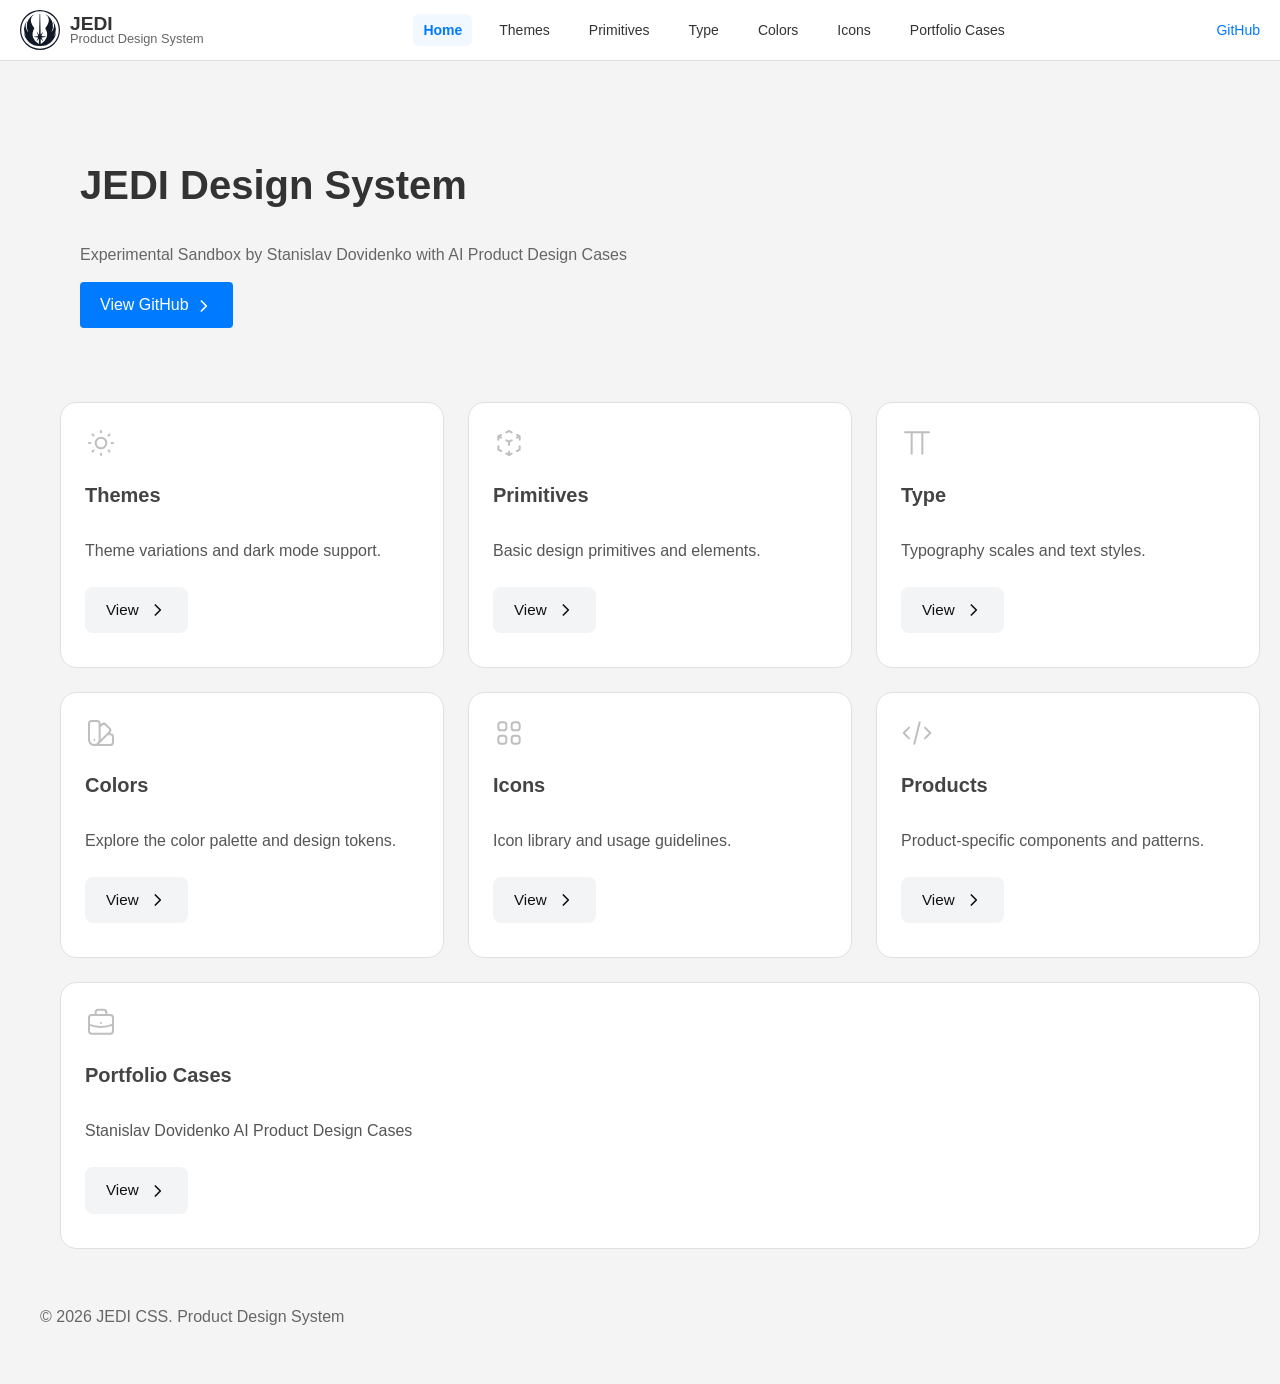
<file: index.html>
<!DOCTYPE html>
<html lang="en">
  <head>
    <meta charset="UTF-8">
    <meta name="viewport" content="width=device-width, initial-scale=1">
    <title>JEDI CSS Design System</title>
    <link rel="stylesheet" href="css/styles.css">
    <link rel="stylesheet" href="css/jedi.css">
    <link href="https://fonts.googleapis.com/css2?family=Inter:wght@400;500;700&display=swap" rel="stylesheet">
    <link rel="icon" type="image/png" href="jedicss.ico/favicon-96x96.png" sizes="96x96" />
    <link rel="icon" type="image/svg+xml" href="jedicss.ico/favicon.svg" />
    <link rel="shortcut icon" href="jedicss.ico/favicon.ico" />
    <link rel="apple-touch-icon" sizes="180x180" href="jedicss.ico/apple-touch-icon.png" />
    <meta name="apple-mobile-web-app-title" content="JEDI CSS. Product Design System" />
    <link rel="manifest" href="jedicss.ico/site.webmanifest" /> 
  </head>
<body>
  <header class="main-header">
    <div class="logo">
      <svg class="logo-img" id="Layer_1" data-name="Layer 1" xmlns="http://www.w3.org/2000/svg" viewBox="0 0 20 20" fill="currentColor">
        <path d="M399.93,408a7.59,7.59,0,0,1-7.9-6.61.1.1,0,0,1,.07-.1h0a.1.1,0,0,1,.09.06,9.65,9.65,0,0,0,.77,1.6,7,7,0,0,1,.2-7.09.1.1,0,0,1,.07,0l.05,0a.08.08,0,0,1,0,.12c-1.09,2.06.07,4.14.86,5.19a6.51,6.51,0,0,1-.63-4.53,7.8,7.8,0,0,1,3.23-4.34h0a.08.08,0,0,1,.07,0,.08.08,0,0,1,0,.12,3.2,3.2,0,0,0-1.38,2.29c-.2,2.11,1.73,4.27,1.75,4.29a.09.09,0,0,1,0,.1,5.78,5.78,0,0,0-.67,4.64,6.24,6.24,0,0,0,2.92,3.26l.06-2.63-1.05,1.1a.07.07,0,0,1-.06,0l-.05,0a.08.08,0,0,1,0-.11l.79-1.56-2.08-.3a.08.08,0,0,1-.07-.09.1.1,0,0,1,.07-.09l2.09-.3-.67-1.85a.1.1,0,0,1,.05-.11h0a.07.07,0,0,1,.07,0l.95,1.38.27-10.34A.09.09,0,0,1,400,392h0a.09.09,0,0,1,.09.09c0,.06.19,7.05.27,10.34l.95-1.38a.1.1,0,0,1,.07,0h0a.09.09,0,0,1,0,.11l-.67,1.85,2.09.3a.11.11,0,0,1,.08.09.09.09,0,0,1-.08.09l-2.08.3.8,1.56a.09.09,0,0,1,0,.11.07.07,0,0,1-.06,0l-.06,0-1.05-1.1c0,1.62.06,2.36.07,2.63a6.23,6.23,0,0,0,2.91-3.26,5.78,5.78,0,0,0-.67-4.64.09.09,0,0,1,0-.1s1.95-2.18,1.75-4.28a3.2,3.2,0,0,0-1.38-2.29.09.09,0,0,1,0-.13.12.12,0,0,1,.08,0l0,0a7.76,7.76,0,0,1,3.23,4.33,6.5,6.5,0,0,1-.62,4.53c.78-1,1.94-3.12.85-5.19a.09.09,0,0,1,0-.12l.05,0a.08.08,0,0,1,.07,0A7,7,0,0,1,407,403a8.06,8.06,0,0,0,.83-1.67.1.1,0,0,1,.09-.06h0a.1.1,0,0,1,.07.1,7.59,7.59,0,0,1-7.9,6.61h-.14Z" transform="translate(-390 -390)"/>
        <path d="M400,410a10,10,0,1,1,10-10A10,10,0,0,1,400,410Zm0-19.39a9.39,9.39,0,1,0,9.39,9.39A9.4,9.4,0,0,0,400,390.61Z" transform="translate(-390 -390)"/>
      </svg>
      <div class="logo-text">
        <span class="logo-title">JEDI</span>
        <span class="logo-subtitle">Product Design System</span>
      </div>
    </div>
    <nav class="main-nav">
<a href="index.html" class="nav-link active">Home</a>
      <a href="themes.html" class="nav-link">Themes</a>
      <a href="primitives.html" class="nav-link">Primitives</a>
      <a href="type.html" class="nav-link">Type</a>
      <a href="colors.html" class="nav-link">Colors</a>
      <a href="icons.html" class="nav-link">Icons</a>
	  <a href="https://stanislavdovidenko.com/" class="nav-link">Portfolio Cases</a>
    </nav>
    <button class="burger" id="burger-btn">☰</button>
    <div class="extra-menu">
      <a href="https://github.com/stasdodesign/" class="menu-link">GitHub</a>
    </div>
  </header>
<section id="hero" class="component-section">
  <div class="hero-container">
    <h1>JEDI Design System</h1>
    <p>Experimental Sandbox by Stanislav Dovidenko with AI Product Design Cases</p>
    
    <div class="button-row">
      <a href="https://github.com/stasdodesign/" class="btn-primary">
        View GitHub
        <svg class="icon small-icon" xmlns="http://www.w3.org/2000/svg" viewBox="0 0 24 24" fill="currentColor" width="20" height="20">
          <path d="M10 6l6 6-6 6" stroke="currentColor" stroke-width="2" fill="none" stroke-linecap="round" stroke-linejoin="round"/>
        </svg>
      </a>
    </div>
  </div>
  <div class="container">
<div class="cards">
    
    <div class="card">
      <div class="card-body">
        <svg class="card-icon" xmlns="http://www.w3.org/2000/svg" fill="none" viewBox="0 0 24 24" stroke="currentColor" stroke-width="1.5">
          <path stroke-linecap="round" stroke-linejoin="round" d="M12 3v1m0 16v1m9-9h-1M4 12H3m15.364 6.364l-.707-.707M6.343 6.343l-.707-.707m12.728 0l-.707.707M6.343 17.657l-.707.707M16 12a4 4 0 11-8 0 4 4 0 018 0z" />
        </svg>
        <h3>Themes</h3>
        <p>Theme variations and dark mode support.</p>
        <a href="themes.html" class="btn-secondary-test">View
          <svg class="icon small-icon" xmlns="http://www.w3.org/2000/svg" viewBox="0 0 24 24" fill="currentColor" width="30" height="30">
            <path d="M10 6l6 6-6 6" stroke="currentColor" stroke-width="2" fill="none" stroke-linecap="round" stroke-linejoin="round"/>
          </svg>
        </a>
      </div>
    </div>

    <div class="card">
      <div class="card-body">
        <svg class="card-icon" xmlns="http://www.w3.org/2000/svg" fill="none" viewBox="0 0 24 24" stroke="currentColor" stroke-width="1.5">
          <path stroke-linecap="round" stroke-linejoin="round" d="M14 10l-2 1m0 0l-2-1m2 1v2.5M20 7l-2 1m2-1l-2-1m2 1v2.5M14 4l-2-1-2 1M4 7l2-1M4 7l2 1M4 7v2.5M12 21l-2-1m2 1l2-1m-2 1v-2.5M6 18l-2-1v-2.5M18 18l2-1v-2.5" />
        </svg>
        <h3>Primitives</h3>
        <p>Basic design primitives and elements.</p>
        <a href="primitives.html" class="btn-secondary-test">View
          <svg class="icon small-icon" xmlns="http://www.w3.org/2000/svg" viewBox="0 0 24 24" fill="currentColor" width="30" height="30">
            <path d="M10 6l6 6-6 6" stroke="currentColor" stroke-width="2" fill="none" stroke-linecap="round" stroke-linejoin="round"/>
          </svg>
        </a>
      </div>
    </div>

    <div class="card">
      <div class="card-body">
        <svg class="card-icon" xmlns="http://www.w3.org/2000/svg" fill="none" viewBox="0 0 24 24" stroke="currentColor" stroke-width="1.5">
          <path stroke-linecap="round" stroke-linejoin="round" d="M3 4h18M8 4v16m8-16v16" />
        </svg>
        <h3>Type</h3>
        <p>Typography scales and text styles.</p>
        <a href="type.html" class="btn-secondary-test">View
          <svg class="icon small-icon" xmlns="http://www.w3.org/2000/svg" viewBox="0 0 24 24" fill="currentColor" width="30" height="30">
            <path d="M10 6l6 6-6 6" stroke="currentColor" stroke-width="2" fill="none" stroke-linecap="round" stroke-linejoin="round"/>
          </svg>
        </a>
      </div>
    </div>

    <div class="card">
      <div class="card-body">
        <svg class="card-icon" xmlns="http://www.w3.org/2000/svg" fill="none" viewBox="0 0 24 24" stroke="currentColor" stroke-width="1.5">
          <path stroke-linecap="round" stroke-linejoin="round" d="M7 21a4 4 0 01-4-4V5a2 2 0 012-2h4a2 2 0 012 2v12a4 4 0 01-4 4zm0 0h12a2 2 0 002-2v-4a2 2 0 00-2-2h-2.343M11 7.343l1.657-1.657a2 2 0 012.828 0l2.829 2.829a2 2 0 010 2.828l-8.486 8.485M7 17h.01" />
        </svg>
        <h3>Colors</h3>
        <p>Explore the color palette and design tokens.</p>
        <a href="colors.html" class="btn-secondary-test">View
          <svg class="icon small-icon" xmlns="http://www.w3.org/2000/svg" viewBox="0 0 24 24" fill="currentColor" width="30" height="30">
            <path d="M10 6l6 6-6 6" stroke="currentColor" stroke-width="2" fill="none" stroke-linecap="round" stroke-linejoin="round"/>
          </svg>
        </a> 
      </div>
    </div>

    <div class="card">
      <div class="card-body">
        <svg class="card-icon" xmlns="http://www.w3.org/2000/svg" fill="none" viewBox="0 0 24 24" stroke="currentColor" stroke-width="1.5">
          <path stroke-linecap="round" stroke-linejoin="round" d="M4 6a2 2 0 012-2h2a2 2 0 012 2v2a2 2 0 01-2 2H6a2 2 0 01-2-2V6zM14 6a2 2 0 012-2h2a2 2 0 012 2v2a2 2 0 01-2 2h-2a2 2 0 01-2-2V6zM4 16a2 2 0 012-2h2a2 2 0 012 2v2a2 2 0 01-2 2H6a2 2 0 01-2-2v-2zM14 16a2 2 0 012-2h2a2 2 0 012 2v2a2 2 0 01-2 2h-2a2 2 0 01-2-2v-2z" />
        </svg>
        <h3>Icons</h3>
        <p>Icon library and usage guidelines.</p>
        <a href="icons.html" class="btn-secondary-test">View
          <svg class="icon small-icon" xmlns="http://www.w3.org/2000/svg" viewBox="0 0 24 24" fill="currentColor" width="30" height="30">
            <path d="M10 6l6 6-6 6" stroke="currentColor" stroke-width="2" fill="none" stroke-linecap="round" stroke-linejoin="round"/>
          </svg>
        </a>         
      </div>
    </div>

    <div class="card">
      <div class="card-body">
        <svg class="card-icon" xmlns="http://www.w3.org/2000/svg" fill="none" viewBox="0 0 24 24" stroke="currentColor" stroke-width="1.5">
          <path stroke-linecap="round" stroke-linejoin="round" d="M10 20l4-16m4 4l4 4-4 4M6 16l-4-4 4-4" />
        </svg>
        <h3>Products</h3>
        <p>Product-specific components and patterns.</p>
        <a href="products.html" class="btn-secondary-test">View
         <svg class="icon small-icon" xmlns="http://www.w3.org/2000/svg" viewBox="0 0 24 24" fill="currentColor" width="30" height="30">
            <path d="M10 6l6 6-6 6" stroke="currentColor" stroke-width="2" fill="none" stroke-linecap="round" stroke-linejoin="round"/>
          </svg>
        </a>
      </div>
    </div>

    <div class="card">
      <div class="card-body">
        <svg class="card-icon" xmlns="http://www.w3.org/2000/svg" fill="none" viewBox="0 0 24 24" stroke="currentColor" stroke-width="1.5">
          <path stroke-linecap="round" stroke-linejoin="round" d="M21 13.255A23.931 23.931 0 0112 15c-3.183 0-6.22-.62-9-1.745M16 6V4a2 2 0 00-2-2h-4a2 2 0 00-2 2v2m4 6h.01M5 20h14a2 2 0 002-2V8a2 2 0 00-2-2H5a2 2 0 00-2 2v10a2 2 0 002 2z" />
        </svg>
        <h3>Portfolio Cases</h3>
        <p>Stanislav Dovidenko AI Product Design Cases</p>
        <a href="https://stanislavdovidenko.com/" class="btn-secondary-test" target="_blank">View
         <svg class="icon small-icon" xmlns="http://www.w3.org/2000/svg" viewBox="0 0 24 24" fill="currentColor" width="30" height="30">
            <path d="M10 6l6 6-6 6" stroke="currentColor" stroke-width="2" fill="none" stroke-linecap="round" stroke-linejoin="round"/>
          </svg>
        </a>
      </div>
    </div>	
    
  </div>
</div>
</section>

 

  <script src="js/burger.js"></script>
    <!-- Подвал -->
    <footer style="margin-left: 0px;">
      <p>&copy; 2026 JEDI CSS. Product Design System</p>
  </footer>
</body>
</html>
</file>
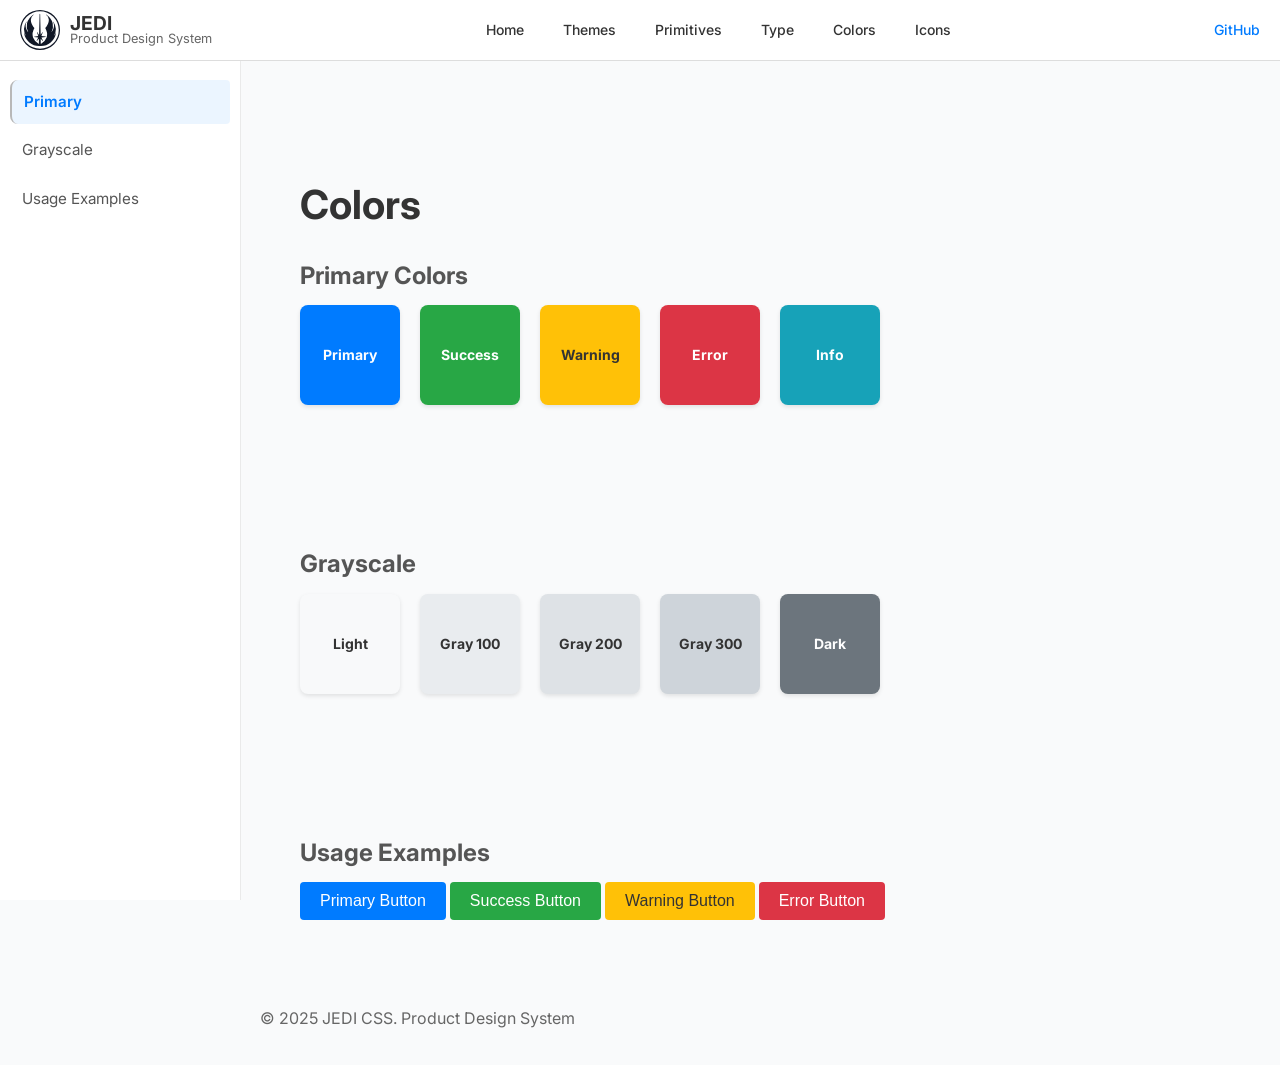
<file: colors.html>
<!DOCTYPE html>
<html lang="en">
  <head>
    <meta charset="UTF-8">
    <meta name="viewport" content="width=device-width, initial-scale=1">
    <title>Colors - UI Components</title>
    <link rel="stylesheet" href="css/styles.css">
    <link href="https://fonts.googleapis.com/css2?family=Inter:wght@400;500;700&display=swap" rel="stylesheet">
    <link rel="icon" type="image/png" href="jedicss.ico/favicon-96x96.png" sizes="96x96" />
    <link rel="icon" type="image/svg+xml" href="jedicss.ico/favicon.svg" />
    <link rel="shortcut icon" href="jedicss.ico/favicon.ico" />
    <link rel="apple-touch-icon" sizes="180x180" href="jedicss.ico/apple-touch-icon.png" />
    <meta name="apple-mobile-web-app-title" content="JEDI CSS. Product Design System" />
    <link rel="manifest" href="jedicss.ico/site.webmanifest" /> 
  </head>
<body>

  <!-- Главное меню -->
  <header class="main-header">
    <div class="logo">
      <svg class="logo-img" id="Layer_1" data-name="Layer 1" xmlns="http://www.w3.org/2000/svg" viewBox="0 0 20 20" fill="currentColor">
        <path d="M399.93,408a7.59,7.59,0,0,1-7.9-6.61.1.1,0,0,1,.07-.1h0a.1.1,0,0,1,.09.06,9.65,9.65,0,0,0,.77,1.6,7,7,0,0,1,.2-7.09.1.1,0,0,1,.07,0l.05,0a.08.08,0,0,1,0,.12c-1.09,2.06.07,4.14.86,5.19a6.51,6.51,0,0,1-.63-4.53,7.8,7.8,0,0,1,3.23-4.34h0a.08.08,0,0,1,.07,0,.08.08,0,0,1,0,.12,3.2,3.2,0,0,0-1.38,2.29c-.2,2.11,1.73,4.27,1.75,4.29a.09.09,0,0,1,0,.1,5.78,5.78,0,0,0-.67,4.64,6.24,6.24,0,0,0,2.92,3.26l.06-2.63-1.05,1.1a.07.07,0,0,1-.06,0l-.05,0a.08.08,0,0,1,0-.11l.79-1.56-2.08-.3a.08.08,0,0,1-.07-.09.1.1,0,0,1,.07-.09l2.09-.3-.67-1.85a.1.1,0,0,1,.05-.11h0a.07.07,0,0,1,.07,0l.95,1.38.27-10.34A.09.09,0,0,1,400,392h0a.09.09,0,0,1,.09.09c0,.06.19,7.05.27,10.34l.95-1.38a.1.1,0,0,1,.07,0h0a.09.09,0,0,1,0,.11l-.67,1.85,2.09.3a.11.11,0,0,1,.08.09.09.09,0,0,1-.08.09l-2.08.3.8,1.56a.09.09,0,0,1,0,.11.07.07,0,0,1-.06,0l-.06,0-1.05-1.1c0,1.62.06,2.36.07,2.63a6.23,6.23,0,0,0,2.91-3.26,5.78,5.78,0,0,0-.67-4.64.09.09,0,0,1,0-.1s1.95-2.18,1.75-4.28a3.2,3.2,0,0,0-1.38-2.29.09.09,0,0,1,0-.13.12.12,0,0,1,.08,0l0,0a7.76,7.76,0,0,1,3.23,4.33,6.5,6.5,0,0,1-.62,4.53c.78-1,1.94-3.12.85-5.19a.09.09,0,0,1,0-.12l.05,0a.08.08,0,0,1,.07,0A7,7,0,0,1,407,403a8.06,8.06,0,0,0,.83-1.67.1.1,0,0,1,.09-.06h0a.1.1,0,0,1,.07.1,7.59,7.59,0,0,1-7.9,6.61h-.14Z" transform="translate(-390 -390)"/>
        <path d="M400,410a10,10,0,1,1,10-10A10,10,0,0,1,400,410Zm0-19.39a9.39,9.39,0,1,0,9.39,9.39A9.4,9.4,0,0,0,400,390.61Z" transform="translate(-390 -390)"/>
      </svg>
      <div class="logo-text">
        <span class="logo-title">JEDI</span>
        <span class="logo-subtitle">Product Design System</span>
      </div>
    </div>
    <nav class="main-nav">      <a href="index.html" class="nav-link">Home</a>
      <a href="themes.html" class="nav-link">Themes</a>
      <a href="primitives.html" class="nav-link">Primitives</a>
      <a href="type.html" class="nav-link">Type</a>
      <a href="colors.html" class="nav-link active">Colors</a>
      <a href="icons.html" class="nav-link">Icons</a>
    </nav>
    <button class="burger" id="burger-btn">☰</button>
    <div class="extra-menu">
      <a href="https://github.com/stasdodesign/" class="menu-link">GitHub</a>
    </div>
  </header>
  <div class="overlay" id="overlay"></div>
  <!-- Второе меню - Якоря -->
  <aside class="sub-nav">
    <ul>
      <li><a href="#Primary" class="nav-link">Primary</a></li>
      <li><a href="#Grayscale" class="nav-link">Grayscale</a></li>
      <li><a href="#Usage" class="nav-link">Usage Examples</a></li> 
    </ul>
  </aside>

  <!-- Компоненты -->
  <main class="components-list">

          <!-- Второе меню - Якоря -->
 
<div class="jedi-mobile-wrapper">
  <button class="jedi-mobile-btn" id="jedi-btn">
    <span>Page navigation</span>
    <svg viewBox="0 0 24 24" fill="none" stroke="currentColor" stroke-width="2" stroke-linecap="round" stroke-linejoin="round">
      <polyline points="6 9 12 15 18 9"></polyline>
    </svg>
  </button>
<nav class="jedi-mobile-list" id="jedi-list">
  <a href="#Primary" class="jedi-link">Primary</a>
  <a href="#Grayscale" class="jedi-link">Grayscale</a>
  <a href="#Usage" class="jedi-link">Usage Examples</a>
</nav>
</div>
    <!-- Colors -->
    <section id="Primary" class="component-section">
      <h1>Colors</h1>
      
      <h2>Primary Colors</h2>
      <div class="component-example color-palette">
        <div class="color-swatch" style="background-color: #007bff;">Primary</div>
        <div class="color-swatch" style="background-color: #28a745;">Success</div>
        <div class="color-swatch" style="background-color: #ffc107;  color: #333;">Warning</div>
        <div class="color-swatch" style="background-color: #dc3545;">Error</div>
        <div class="color-swatch" style="background-color: #17a2b8;">Info</div>
      </div>
</section>
<section id="Grayscale" class="component-section">      
<!-- Оттенки серого -->
      <h2>Grayscale</h2>
      <div class="component-example color-palette">
        <div class="color-swatch" style="background-color: #f8f9fa; color: #333;">Light</div>
        <div class="color-swatch" style="background-color: #e9ecef; color: #333;">Gray 100</div>
        <div class="color-swatch" style="background-color: #dee2e6; color: #333;">Gray 200</div>
        <div class="color-swatch" style="background-color: #ced4da; color: #333;">Gray 300</div>
        <div class="color-swatch" style="background-color: #6c757d; color: #fff;">Dark</div>
      </div>
</section>
<section id="Usage" class="component-section">  
      <!-- Примеры использования -->
      <h2>Usage Examples</h2>
      <div class="component-example">
        <button class="btn-primary" style="background-color: #007bff; color: #fff;">Primary Button</button>
        <button class="btn-success" style="background-color: #28a745; color: #fff;">Success Button</button>
        <button class="btn-warning" style="background-color: #ffc107; color: #333;">Warning Button</button>
        <button class="btn-error" style="background-color: #dc3545; color: #fff;">Error Button</button>
      </div>
    </section>

  </main>

  <script src="js/modal.js"></script>
  <script src="js/tabs.js"></script>
  <script src="js/accordion.js"></script>
  <script src="js/burger.js"></script>
  <script src="js/scroll.js"></script>
    <!-- Подвал -->
    <footer>
      <p>&copy; 2025 JEDI CSS. Product Design System</p>
  </footer>
</body>
</html>
</file>
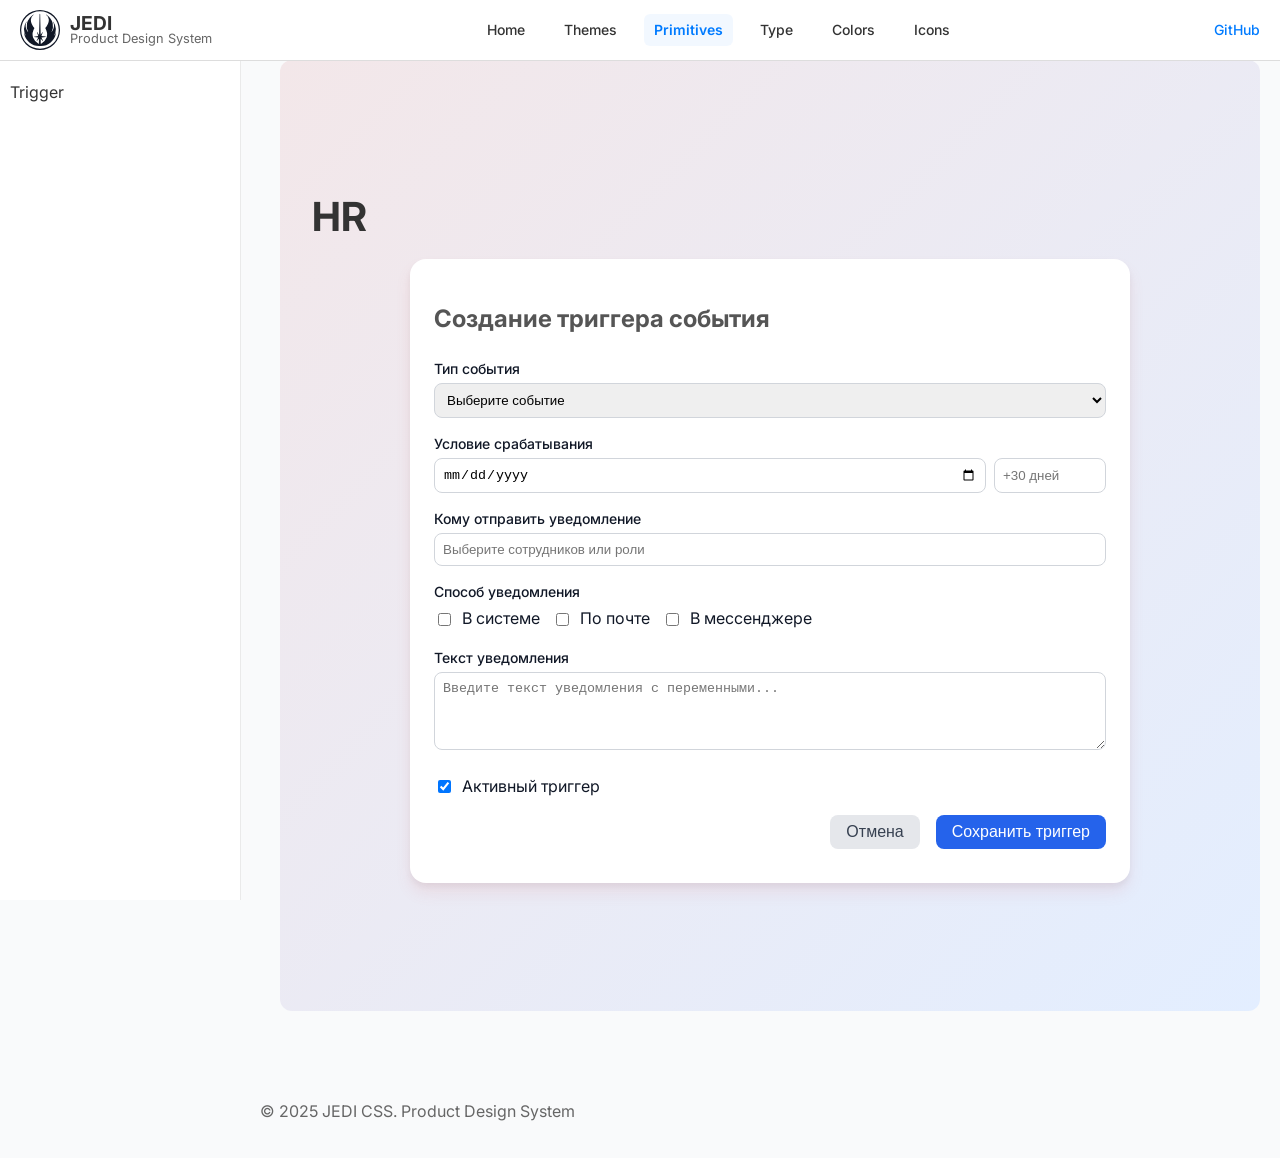
<file: hr.html>
<!DOCTYPE html>
<html lang="en">
  <head>
    <meta charset="UTF-8">
    <meta name="viewport" content="width=device-width, initial-scale=1">
    <title>HR - UI Components</title>
    <link rel="stylesheet" href="css/styles.css">
	  <link rel="stylesheet" href="css/hr.css">
    <link href="https://fonts.googleapis.com/css2?family=Inter:wght@400;500;700&display=swap" rel="stylesheet">
    <link rel="icon" type="image/png" href="jedicss.ico/favicon-96x96.png" sizes="96x96" />
    <link rel="icon" type="image/svg+xml" href="jedicss.ico/favicon.svg" />
    <link rel="shortcut icon" href="jedicss.ico/favicon.ico" />
    <link rel="apple-touch-icon" sizes="180x180" href="jedicss.ico/apple-touch-icon.png" />
    <meta name="apple-mobile-web-app-title" content="JEDI CSS. Product Design System" />
    <link rel="manifest" href="jedicss.ico/site.webmanifest" />   
  </head>
<body>

  <!-- Главное меню -->
  <header class="main-header">
    <div class="logo">
      <svg class="logo-img" id="Layer_1" data-name="Layer 1" xmlns="http://www.w3.org/2000/svg" viewBox="0 0 20 20" fill="currentColor">
        <path d="M399.93,408a7.59,7.59,0,0,1-7.9-6.61.1.1,0,0,1,.07-.1h0a.1.1,0,0,1,.09.06,9.65,9.65,0,0,0,.77,1.6,7,7,0,0,1,.2-7.09.1.1,0,0,1,.07,0l.05,0a.08.08,0,0,1,0,.12c-1.09,2.06.07,4.14.86,5.19a6.51,6.51,0,0,1-.63-4.53,7.8,7.8,0,0,1,3.23-4.34h0a.08.08,0,0,1,.07,0,.08.08,0,0,1,0,.12,3.2,3.2,0,0,0-1.38,2.29c-.2,2.11,1.73,4.27,1.75,4.29a.09.09,0,0,1,0,.1,5.78,5.78,0,0,0-.67,4.64,6.24,6.24,0,0,0,2.92,3.26l.06-2.63-1.05,1.1a.07.07,0,0,1-.06,0l-.05,0a.08.08,0,0,1,0-.11l.79-1.56-2.08-.3a.08.08,0,0,1-.07-.09.1.1,0,0,1,.07-.09l2.09-.3-.67-1.85a.1.1,0,0,1,.05-.11h0a.07.07,0,0,1,.07,0l.95,1.38.27-10.34A.09.09,0,0,1,400,392h0a.09.09,0,0,1,.09.09c0,.06.19,7.05.27,10.34l.95-1.38a.1.1,0,0,1,.07,0h0a.09.09,0,0,1,0,.11l-.67,1.85,2.09.3a.11.11,0,0,1,.08.09.09.09,0,0,1-.08.09l-2.08.3.8,1.56a.09.09,0,0,1,0,.11.07.07,0,0,1-.06,0l-.06,0-1.05-1.1c0,1.62.06,2.36.07,2.63a6.23,6.23,0,0,0,2.91-3.26,5.78,5.78,0,0,0-.67-4.64.09.09,0,0,1,0-.1s1.95-2.18,1.75-4.28a3.2,3.2,0,0,0-1.38-2.29.09.09,0,0,1,0-.13.12.12,0,0,1,.08,0l0,0a7.76,7.76,0,0,1,3.23,4.33,6.5,6.5,0,0,1-.62,4.53c.78-1,1.94-3.12.85-5.19a.09.09,0,0,1,0-.12l.05,0a.08.08,0,0,1,.07,0A7,7,0,0,1,407,403a8.06,8.06,0,0,0,.83-1.67.1.1,0,0,1,.09-.06h0a.1.1,0,0,1,.07.1,7.59,7.59,0,0,1-7.9,6.61h-.14Z" transform="translate(-390 -390)"/>
        <path d="M400,410a10,10,0,1,1,10-10A10,10,0,0,1,400,410Zm0-19.39a9.39,9.39,0,1,0,9.39,9.39A9.4,9.4,0,0,0,400,390.61Z" transform="translate(-390 -390)"/>
      </svg>
      <div class="logo-text">
        <span class="logo-title">JEDI</span>
        <span class="logo-subtitle">Product Design System</span>
      </div>
    </div>
    <nav class="main-nav">      <a href="index.html" class="nav-link">Home</a>
      <a href="themes.html" class="nav-link">Themes</a>
      <a href="primitives.html" class="nav-link active">Primitives</a>
      <a href="type.html" class="nav-link">Type</a>
      <a href="colors.html" class="nav-link ">Colors</a>
      <a href="icons.html" class="nav-link">Icons</a>
    </nav>
    <button class="burger" id="burger-btn">☰</button>
    <div class="extra-menu">
      <a href="https://github.com/stasdodesign/" class="menu-link">GitHub</a>
    </div>
  </header>
  <div class="overlay" id="overlay"></div>

  
  <!-- Второе меню - Якоря -->
  <aside class="sub-nav">
    <ul>
      <li><a href="#Trigger">Trigger</a></li>
    </ul>
  </aside>

  <!-- Компоненты -->
  <main class="components-list">
      <!-- Второе меню - Якоря -->
 
<div class="jedi-mobile-wrapper">
  <button class="jedi-mobile-btn" id="jedi-btn">
    <span>Page navigation</span>
    <svg viewBox="0 0 24 24" fill="none" stroke="currentColor" stroke-width="2" stroke-linecap="round" stroke-linejoin="round">
      <polyline points="6 9 12 15 18 9"></polyline>
    </svg>
  </button>
  
  <nav class="jedi-mobile-list" id="jedi-list">
    <a href="#Trigger" class="jedi-link">Trigger</a>
  </nav>
</div>
    <!-- Trigger -->
    <section id="Trigger" class="component-section">
      <h1>HR</h1>
      
<div class="max-w-2xl mx-auto p-6 bg-white rounded-2xl shadow-lg space-y-6">
  <h2 class="text-2xl font-bold">Создание триггера события</h2>

  <div class="space-y-4">
    <!-- Тип события -->
    <div>
      <label class="block text-sm font-medium mb-1">Тип события</label>
      <select class="w-full border rounded-lg p-2">
        <option>Выберите событие</option>
        <option>Окончание испытательного срока</option>
        <option>Постановка годовых целей</option>
        <option>Согласование отпуска</option>
      </select>
    </div>

    <!-- Условие срабатывания -->
    <div>
      <label class="block text-sm font-medium mb-1">Условие срабатывания</label>
      <div class="flex space-x-2">
        <input type="date" class="flex-1 border rounded-lg p-2" placeholder="Дата">
        <input type="number" class="w-28 border rounded-lg p-2" placeholder="+30 дней">
      </div>
    </div>

    <!-- Ответственные -->
    <div>
      <label class="block text-sm font-medium mb-1">Кому отправить уведомление</label>
      <input type="text" class="w-full border rounded-lg p-2" placeholder="Выберите сотрудников или роли">
    </div>

    <!-- Способ уведомления -->
    <div>
      <label class="block text-sm font-medium mb-1">Способ уведомления</label>
      <div class="flex space-x-3">
        <label class="flex items-center space-x-2">
          <input type="checkbox" class="rounded border-gray-300">
          <span>В системе</span>
        </label>
        <label class="flex items-center space-x-2">
          <input type="checkbox" class="rounded border-gray-300">
          <span>По почте</span>
        </label>
        <label class="flex items-center space-x-2">
          <input type="checkbox" class="rounded border-gray-300">
          <span>В мессенджере</span>
        </label>
      </div>
    </div>

    <!-- Текст уведомления -->
    <div>
      <label class="block text-sm font-medium mb-1">Текст уведомления</label>
      <textarea class="w-full border rounded-lg p-2" rows="4" placeholder="Введите текст уведомления с переменными..."></textarea>
    </div>

    <!-- Статус -->
    <div class="flex items-center space-x-2">
      <input type="checkbox" class="rounded border-gray-300" checked>
      <span>Активный триггер</span>
    </div>

    <!-- Кнопки -->
    <div class="flex justify-end space-x-4">
      <button class="btn-primary px-4 py-2 rounded-lg bg-gray-200 text-gray-700 hover:bg-gray-300">Отмена</button>
      <button class="btn-primary px-4 py-2 rounded-lg bg-blue-600 text-white hover:bg-blue-700">Сохранить триггер</button>
    </div>

  </div>
</div>

</section>


  </main>

  <script src="js/modal.js"></script>
  <script src="js/tabs.js"></script>
  <script src="js/accordion.js"></script>
  <script src="js/burger.js"></script>
    <!-- Подвал -->
    <footer>
      <p>&copy; 2025 JEDI CSS. Product Design System</p>
  </footer>
</body>
</html>
</file>
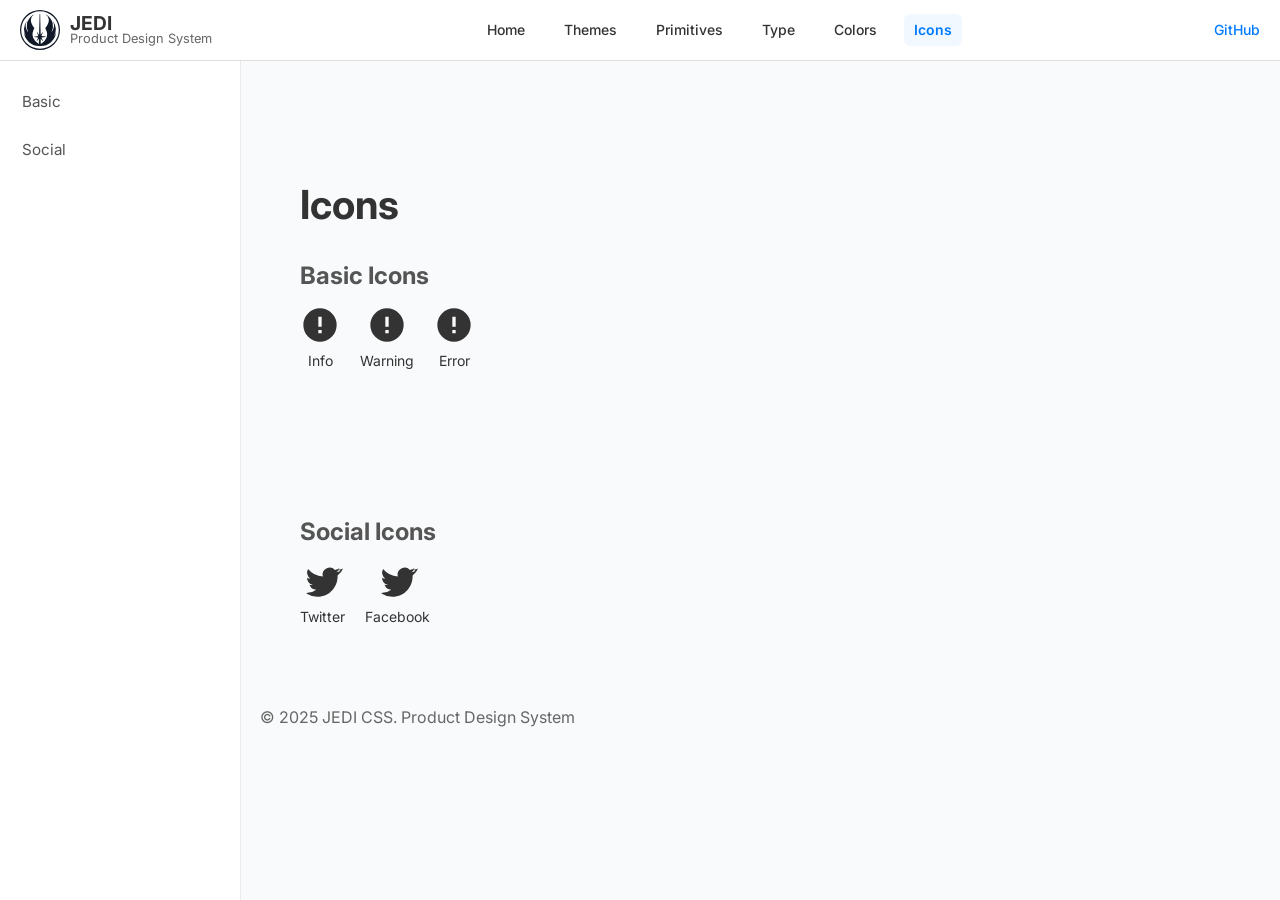
<file: icons.html>
<!DOCTYPE html>
<html lang="en">
  <head>
    <meta charset="UTF-8">
    <meta name="viewport" content="width=device-width, initial-scale=1">
    <title>Icons - UI Components</title>
    <link rel="stylesheet" href="css/styles.css">
    <link href="https://fonts.googleapis.com/css2?family=Inter:wght@400;500;700&display=swap" rel="stylesheet">
    <link rel="icon" type="image/png" href="jedicss.ico/favicon-96x96.png" sizes="96x96" />
    <link rel="icon" type="image/svg+xml" href="jedicss.ico/favicon.svg" />
    <link rel="shortcut icon" href="jedicss.ico/favicon.ico" />
    <link rel="apple-touch-icon" sizes="180x180" href="jedicss.ico/apple-touch-icon.png" />
    <meta name="apple-mobile-web-app-title" content="JEDI CSS. Product Design System" />
    <link rel="manifest" href="jedicss.ico/site.webmanifest" /> 
  </head>
<body>

  <!-- Главное меню -->
  <header class="main-header">
    <div class="logo">
      <svg class="logo-img" id="Layer_1" data-name="Layer 1" xmlns="http://www.w3.org/2000/svg" viewBox="0 0 20 20" fill="currentColor">
        <path d="M399.93,408a7.59,7.59,0,0,1-7.9-6.61.1.1,0,0,1,.07-.1h0a.1.1,0,0,1,.09.06,9.65,9.65,0,0,0,.77,1.6,7,7,0,0,1,.2-7.09.1.1,0,0,1,.07,0l.05,0a.08.08,0,0,1,0,.12c-1.09,2.06.07,4.14.86,5.19a6.51,6.51,0,0,1-.63-4.53,7.8,7.8,0,0,1,3.23-4.34h0a.08.08,0,0,1,.07,0,.08.08,0,0,1,0,.12,3.2,3.2,0,0,0-1.38,2.29c-.2,2.11,1.73,4.27,1.75,4.29a.09.09,0,0,1,0,.1,5.78,5.78,0,0,0-.67,4.64,6.24,6.24,0,0,0,2.92,3.26l.06-2.63-1.05,1.1a.07.07,0,0,1-.06,0l-.05,0a.08.08,0,0,1,0-.11l.79-1.56-2.08-.3a.08.08,0,0,1-.07-.09.1.1,0,0,1,.07-.09l2.09-.3-.67-1.85a.1.1,0,0,1,.05-.11h0a.07.07,0,0,1,.07,0l.95,1.38.27-10.34A.09.09,0,0,1,400,392h0a.09.09,0,0,1,.09.09c0,.06.19,7.05.27,10.34l.95-1.38a.1.1,0,0,1,.07,0h0a.09.09,0,0,1,0,.11l-.67,1.85,2.09.3a.11.11,0,0,1,.08.09.09.09,0,0,1-.08.09l-2.08.3.8,1.56a.09.09,0,0,1,0,.11.07.07,0,0,1-.06,0l-.06,0-1.05-1.1c0,1.62.06,2.36.07,2.63a6.23,6.23,0,0,0,2.91-3.26,5.78,5.78,0,0,0-.67-4.64.09.09,0,0,1,0-.1s1.95-2.18,1.75-4.28a3.2,3.2,0,0,0-1.38-2.29.09.09,0,0,1,0-.13.12.12,0,0,1,.08,0l0,0a7.76,7.76,0,0,1,3.23,4.33,6.5,6.5,0,0,1-.62,4.53c.78-1,1.94-3.12.85-5.19a.09.09,0,0,1,0-.12l.05,0a.08.08,0,0,1,.07,0A7,7,0,0,1,407,403a8.06,8.06,0,0,0,.83-1.67.1.1,0,0,1,.09-.06h0a.1.1,0,0,1,.07.1,7.59,7.59,0,0,1-7.9,6.61h-.14Z" transform="translate(-390 -390)"/>
        <path d="M400,410a10,10,0,1,1,10-10A10,10,0,0,1,400,410Zm0-19.39a9.39,9.39,0,1,0,9.39,9.39A9.4,9.4,0,0,0,400,390.61Z" transform="translate(-390 -390)"/>
      </svg>
      <div class="logo-text">
        <span class="logo-title">JEDI</span>
        <span class="logo-subtitle">Product Design System</span>
      </div>
    </div>
    <nav class="main-nav">      <a href="index.html" class="nav-link">Home</a>
      <a href="themes.html" class="nav-link">Themes</a>
      <a href="primitives.html" class="nav-link">Primitives</a>
      <a href="type.html" class="nav-link">Type</a>
      <a href="colors.html" class="nav-link">Colors</a>
      <a href="icons.html" class="nav-link active">Icons</a>
    </nav>
    <button class="burger" id="burger-btn">☰</button>
    <div class="extra-menu">
      <a href="https://github.com/stasdodesign/" class="menu-link">GitHub</a>
    </div>
  </header>
  <div class="overlay" id="overlay"></div>

  
  <!-- Второе меню - Якоря -->
  <aside class="sub-nav">
    <ul>
      <li><a href="#Basic" class="nav-link">Basic </a></li>
      <li><a href="#Social" class="nav-link">Social </a></li>
    </ul>
  </aside>

  <!-- Компоненты -->
  <main class="components-list">

          <!-- Второе меню - Якоря -->
 
<div class="jedi-mobile-wrapper">
  <button class="jedi-mobile-btn" id="jedi-btn">
    <span>Page navigation</span>
    <svg viewBox="0 0 24 24" fill="none" stroke="currentColor" stroke-width="2" stroke-linecap="round" stroke-linejoin="round">
      <polyline points="6 9 12 15 18 9"></polyline>
    </svg>
  </button>
  
  <nav class="jedi-mobile-list" id="jedi-list">
    <a href="#Basic" class="jedi-link">Basic</a>
    <a href="#Social" class="jedi-link">Social</a>
  </nav>
</div>

    <!-- Icons -->
    <section id="Basic" class="component-section">
      <h1>Icons</h1>
      <h2>Basic Icons</h2>
      <div class="component-example">
        <div class="icon-set">
          <div class="icon-item">
            <svg class="icon" xmlns="http://www.w3.org/2000/svg" viewBox="0 0 24 24" fill="currentColor">
              <path d="M12 2a10 10 0 100 20 10 10 0 000-20zM11 7h2v6h-2V7zm0 8h2v2h-2v-2z"/>
            </svg>
            <span>Info</span>
          </div>
          <div class="icon-item">
            <svg class="icon" xmlns="http://www.w3.org/2000/svg" viewBox="0 0 24 24" fill="currentColor">
              <path d="M12 2a10 10 0 100 20 10 10 0 000-20zM11 7h2v6h-2V7zm0 8h2v2h-2v-2z"/>
            </svg>
            <span>Warning</span>
          </div>
          <div class="icon-item">
            <svg class="icon" xmlns="http://www.w3.org/2000/svg" viewBox="0 0 24 24" fill="currentColor">
              <path d="M12 2a10 10 0 100 20 10 10 0 000-20zM11 7h2v6h-2V7zm0 8h2v2h-2v-2z"/>
            </svg>
            <span>Error</span>
          </div>
        </div>
      </div>
    </section>
      <section id="Social" class="component-section">
      <h2>Social Icons</h2>
      <div class="component-example">
        <div class="icon-set">
          <div class="icon-item">
            <svg class="icon" xmlns="http://www.w3.org/2000/svg" viewBox="0 0 24 24" fill="currentColor">
              <path d="M22.46 6c-.77.35-1.6.58-2.46.69a4.3 4.3 0 001.88-2.37 8.59 8.59 0 01-2.72 1.04 4.28 4.28 0 00-7.29 3.9 12.14 12.14 0 01-8.8-4.46 4.28 4.28 0 001.32 5.72 4.24 4.24 0 01-1.94-.54v.05a4.28 4.28 0 003.43 4.2 4.3 4.3 0 01-1.93.07 4.28 4.28 0 004 2.97 8.6 8.6 0 01-5.32 1.84A8.63 8.63 0 012 19.54a12.14 12.14 0 006.56 1.92c7.88 0 12.2-6.53 12.2-12.2 0-.19 0-.37-.01-.56A8.7 8.7 0 0024 4.56a8.59 8.59 0 01-2.54.7z"/>
            </svg>
            <span>Twitter</span>
          </div>
          <div class="icon-item">
            <svg class="icon" xmlns="http://www.w3.org/2000/svg" viewBox="0 0 24 24" fill="currentColor">
              <path d="M22.46 6c-.77.35-1.6.58-2.46.69a4.3 4.3 0 001.88-2.37 8.59 8.59 0 01-2.72 1.04 4.28 4.28 0 00-7.29 3.9 12.14 12.14 0 01-8.8-4.46 4.28 4.28 0 001.32 5.72 4.24 4.24 0 01-1.94-.54v.05a4.28 4.28 0 003.43 4.2 4.3 4.3 0 01-1.93.07 4.28 4.28 0 004 2.97 8.6 8.6 0 01-5.32 1.84A8.63 8.63 0 012 19.54a12.14 12.14 0 006.56 1.92c7.88 0 12.2-6.53 12.2-12.2 0-.19 0-.37-.01-.56A8.7 8.7 0 0024 4.56a8.59 8.59 0 01-2.54.7z"/>
            </svg>
            <span>Facebook</span>
          </div>
        </div>
      </div>
    </section>

  </main>

  <script src="js/modal.js"></script>
  <script src="js/tabs.js"></script>
  <script src="js/accordion.js"></script>
  <script src="js/burger.js"></script>
  <script src="js/scroll.js"></script>
    <!-- Подвал -->
    <footer>
      <p>&copy; 2025 JEDI CSS. Product Design System</p>
  </footer>
</body>
</html>
</file>
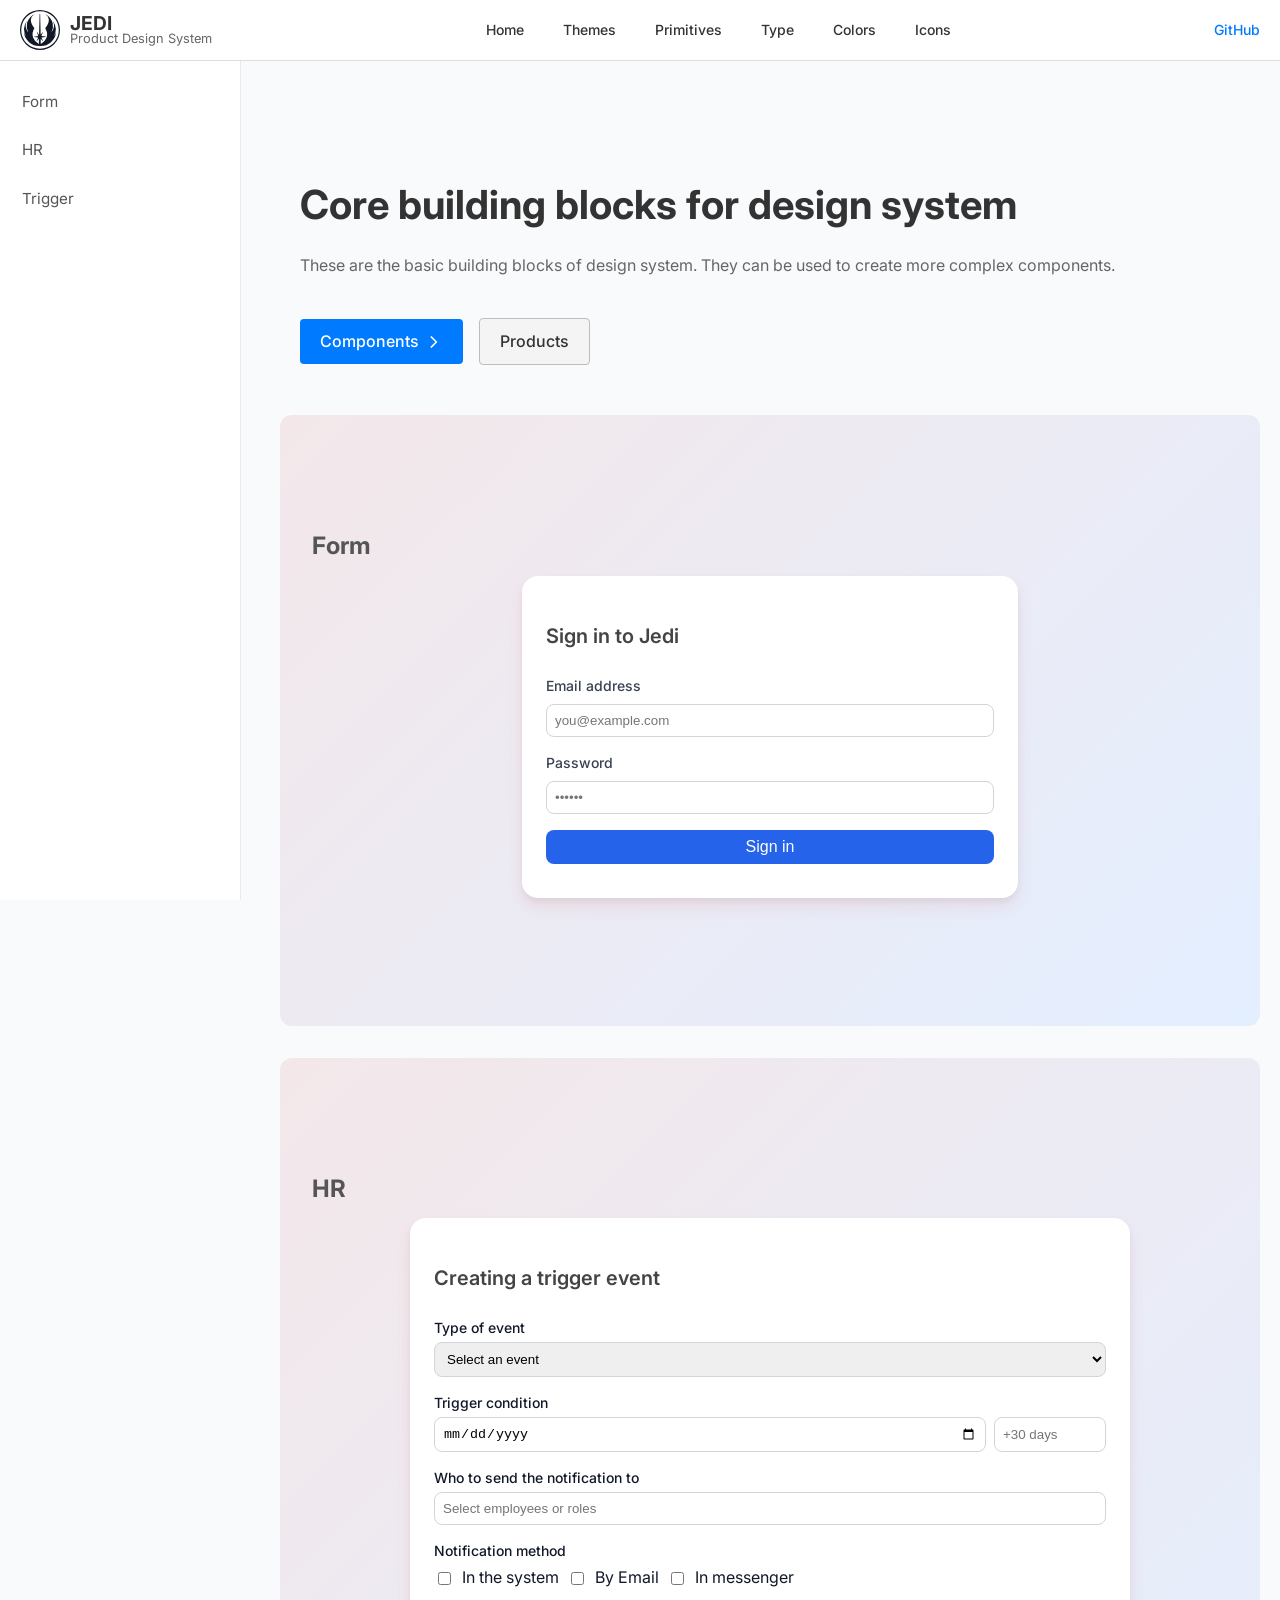
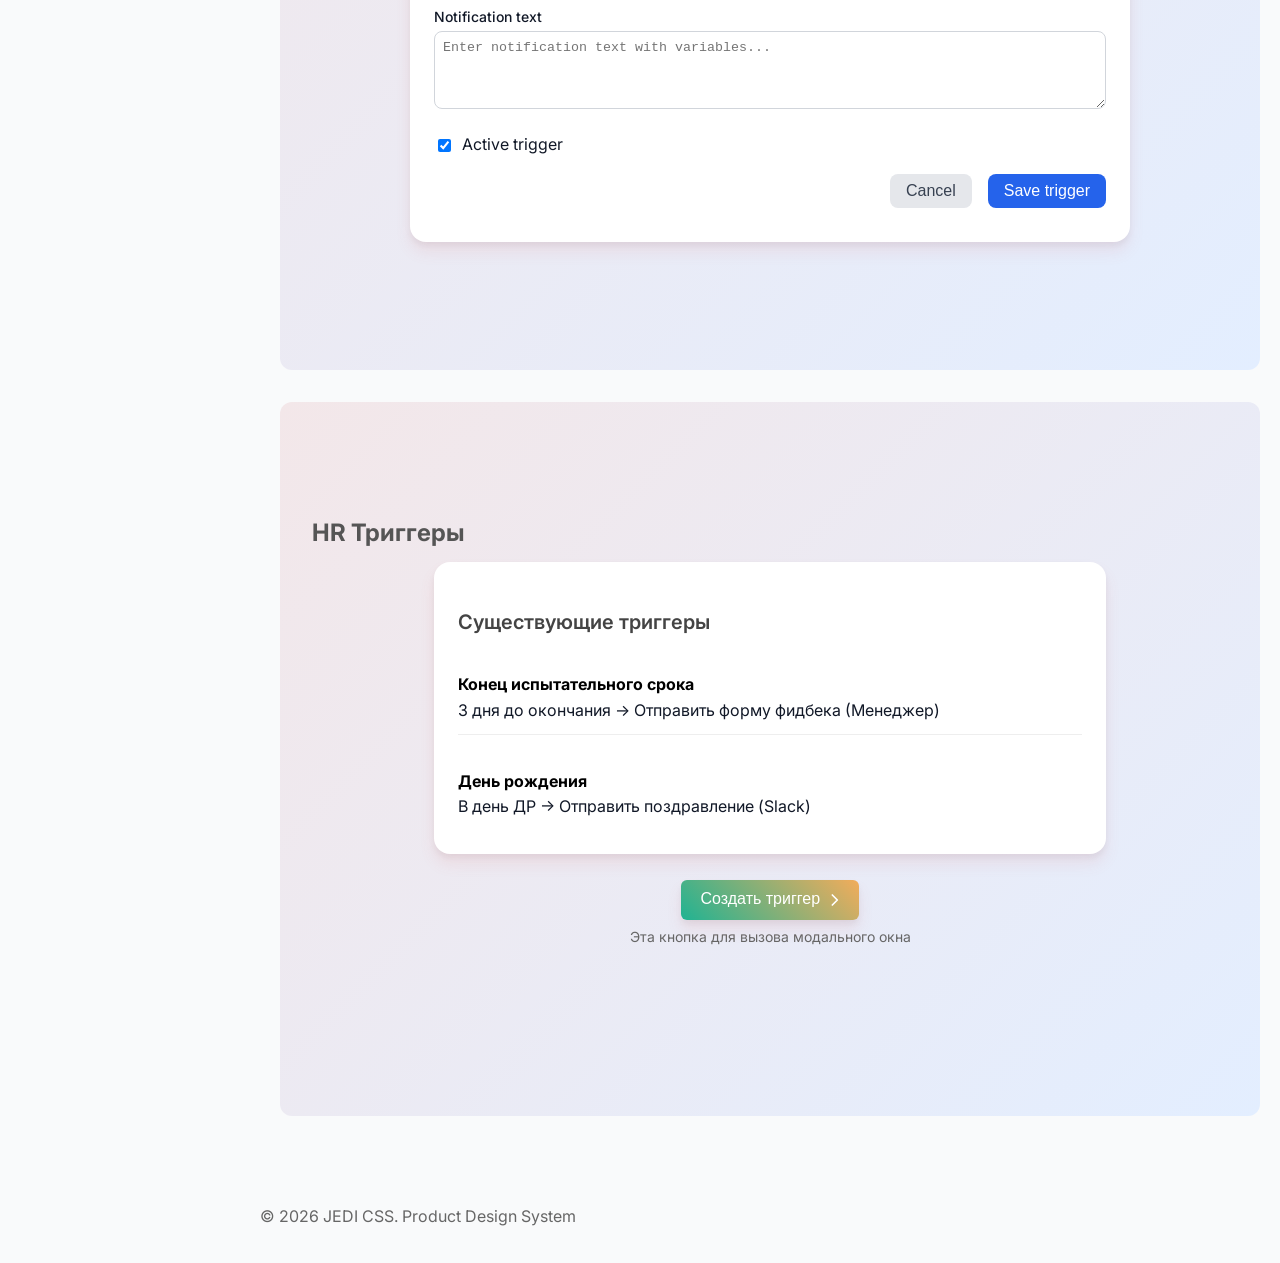
<file: primitives.html>
<!DOCTYPE html>
<html lang="en">
  <head>
    <meta charset="UTF-8">
    <meta name="viewport" content="width=device-width, initial-scale=1">
    <title>Primitives - UI Components</title>
    <link rel="stylesheet" href="css/styles.css">
    <link rel="stylesheet" href="css/trigger.css">
    <link rel="stylesheet" href="css/hr.css">
    <link href="https://fonts.googleapis.com/css2?family=Inter:wght@400;500;700&display=swap" rel="stylesheet">
    <link rel="icon" type="image/png" href="jedicss.ico/favicon-96x96.png" sizes="96x96" />
    <link rel="icon" type="image/svg+xml" href="jedicss.ico/favicon.svg" />
    <link rel="shortcut icon" href="jedicss.ico/favicon.ico" />
    <link rel="apple-touch-icon" sizes="180x180" href="jedicss.ico/apple-touch-icon.png" />
    <meta name="apple-mobile-web-app-title" content="JEDI CSS. Product Design System" />
    <link rel="manifest" href="jedicss.ico/site.webmanifest" /> 
  </head>
<body>

  <!-- Главное меню -->
  <header class="main-header">
    <div class="logo">
      <svg class="logo-img" id="Layer_1" data-name="Layer 1" xmlns="http://www.w3.org/2000/svg" viewBox="0 0 20 20" fill="currentColor">
        <path d="M399.93,408a7.59,7.59,0,0,1-7.9-6.61.1.1,0,0,1,.07-.1h0a.1.1,0,0,1,.09.06,9.65,9.65,0,0,0,.77,1.6,7,7,0,0,1,.2-7.09.1.1,0,0,1,.07,0l.05,0a.08.08,0,0,1,0,.12c-1.09,2.06.07,4.14.86,5.19a6.51,6.51,0,0,1-.63-4.53,7.8,7.8,0,0,1,3.23-4.34h0a.08.08,0,0,1,.07,0,.08.08,0,0,1,0,.12,3.2,3.2,0,0,0-1.38,2.29c-.2,2.11,1.73,4.27,1.75,4.29a.09.09,0,0,1,0,.1,5.78,5.78,0,0,0-.67,4.64,6.24,6.24,0,0,0,2.92,3.26l.06-2.63-1.05,1.1a.07.07,0,0,1-.06,0l-.05,0a.08.08,0,0,1,0-.11l.79-1.56-2.08-.3a.08.08,0,0,1-.07-.09.1.1,0,0,1,.07-.09l2.09-.3-.67-1.85a.1.1,0,0,1,.05-.11h0a.07.07,0,0,1,.07,0l.95,1.38.27-10.34A.09.09,0,0,1,400,392h0a.09.09,0,0,1,.09.09c0,.06.19,7.05.27,10.34l.95-1.38a.1.1,0,0,1,.07,0h0a.09.09,0,0,1,0,.11l-.67,1.85,2.09.3a.11.11,0,0,1,.08.09.09.09,0,0,1-.08.09l-2.08.3.8,1.56a.09.09,0,0,1,0,.11.07.07,0,0,1-.06,0l-.06,0-1.05-1.1c0,1.62.06,2.36.07,2.63a6.23,6.23,0,0,0,2.91-3.26,5.78,5.78,0,0,0-.67-4.64.09.09,0,0,1,0-.1s1.95-2.18,1.75-4.28a3.2,3.2,0,0,0-1.38-2.29.09.09,0,0,1,0-.13.12.12,0,0,1,.08,0l0,0a7.76,7.76,0,0,1,3.23,4.33,6.5,6.5,0,0,1-.62,4.53c.78-1,1.94-3.12.85-5.19a.09.09,0,0,1,0-.12l.05,0a.08.08,0,0,1,.07,0A7,7,0,0,1,407,403a8.06,8.06,0,0,0,.83-1.67.1.1,0,0,1,.09-.06h0a.1.1,0,0,1,.07.1,7.59,7.59,0,0,1-7.9,6.61h-.14Z" transform="translate(-390 -390)"/>
        <path d="M400,410a10,10,0,1,1,10-10A10,10,0,0,1,400,410Zm0-19.39a9.39,9.39,0,1,0,9.39,9.39A9.4,9.4,0,0,0,400,390.61Z" transform="translate(-390 -390)"/>
      </svg>
      <div class="logo-text">
        <span class="logo-title">JEDI</span>
        <span class="logo-subtitle">Product Design System</span>
      </div>
    </div>
    <nav class="main-nav">      <a href="index.html" class="nav-link">Home</a>
      <a href="themes.html" class="nav-link">Themes</a>
      <a href="primitives.html" class="nav-link active">Primitives</a>
      <a href="type.html" class="nav-link">Type</a>
      <a href="colors.html" class="nav-link">Colors</a>
      <a href="icons.html" class="nav-link">Icons</a>
    </nav>
    <button class="burger" id="burger-btn">☰</button>
    <div class="extra-menu">
      <a href="https://github.com/stasdodesign/" class="menu-link">GitHub</a>
    </div>
  </header>
  <div class="overlay" id="overlay"></div>

  <!-- Второе меню - Якоря -->
  <aside class="sub-nav">
    <ul>
      <li><a href="#form" class="nav-link">Form</a></li>
      <li><a href="#HR" class="nav-link" >HR</a></li>
      <li><a href="#Trigger" class="nav-link">Trigger</a></li>      
      
    </ul>
  </aside>
  
  <!-- Компоненты -->
  <main class="components-list">
      <!-- Второе меню - Якоря -->
 
<div class="jedi-mobile-wrapper">
  <button class="jedi-mobile-btn" id="jedi-btn">
    <span>Page navigation</span>
    <svg viewBox="0 0 24 24" fill="none" stroke="currentColor" stroke-width="2" stroke-linecap="round" stroke-linejoin="round">
      <polyline points="6 9 12 15 18 9"></polyline>
    </svg>
  </button>
  
  <nav class="jedi-mobile-list" id="jedi-list">
    <a href="#form" class="jedi-link">Form</a>
    <a href="#HR" class="jedi-link">HR</a>
    <a href="#Trigger" class="jedi-link">Trigger</a>
  </nav>
</div>
    <!-- Components -->
    <section  class="component-section">
      <h1>Core building blocks for design system</h1>
      <p>These are the basic building blocks of design system. They can be used to create more complex components.</p>
      <br>
<div class="button-row">
  <a href="themes.html" class="btn-primary">
    Components
    <svg class="icon small-icon" xmlns="http://www.w3.org/2000/svg" viewBox="0 0 24 24" fill="currentColor" width="30" height="30">
      <path d="M10 6l6 6-6 6" stroke="currentColor" stroke-width="2" fill="none" stroke-linecap="round" stroke-linejoin="round"/>
    </svg>
  </a>
  <a href="products.html" class="btn-secondary-test">
    Products
  </a>
</div>
    </section>
    	    <!-- Form -->
          <section id="form" class="component-section">
            <h2>Form</h2>
      <div class="max-w-md mx-auto p-6 bg-white rounded-2xl shadow-lg space-y-6">
        <h3>Sign in to Jedi</h3>
        <form class="space-y-4">
          <div>
            <label for="email" class="block text-sm font-medium text-gray-700 mb-2">Email address</label>
            <input
              type="email"
              id="email"
              class="mt-1 block w-full border border-gray-300 rounded-lg p-2 focus:outline-none focus:ring-2 focus:ring-blue-500"
              placeholder="you@example.com"
              required
            />
          </div>
          <div>
            <label for="password" class="block text-sm font-medium text-gray-700 mb-2">Password</label>
            <input
              type="password"
              id="password"
              class="mt-1 block w-full border border-gray-300 rounded-lg p-2 focus:outline-none focus:ring-2 focus:ring-blue-500"
              placeholder="••••••"
              required
            />
          </div>
          <button
            type="submit"
            class="btn-primary w-full bg-blue-600 text-white py-2 px-4 rounded-lg hover:bg-blue-700 transition"
          >
            Sign in
          </button>
        </form>
      </div>
          </section>
      
	    <!-- HR -->
      <section id="HR" class="component-section">
      <h2>HR</h2>
      
<div class="max-w-2xl mx-auto p-6 bg-white rounded-2xl shadow-lg space-y-6">
  <h3>Creating a trigger event</h3>

  <div class="space-y-4">
    <!-- Тип события -->
    <div class="max-w-full">
      <label class="block text-sm font-medium mb-1">Type of event</label>
      <select class="w-full border rounded-lg p-2 max-w-full">
        <option>Select an event</option>
        <option>End of probationary period</option>
        <option>Setting annual goals</option>
        <option>Vacation approvment</option>
      </select>

    </div>

    <!-- Условие срабатывания -->
    <div>
      <label class="block text-sm font-medium mb-1">Trigger condition</label>
      <div class="flex space-x-2 flex-wrap sm:flex-nowrap">
        <input type="date" class="flex-1 border rounded-lg p-2" placeholder="Data">
        <input type="number" class="w-28 border rounded-lg p-2 mt-mobile ml-mobile-0" placeholder="+30 days">
      </div>
    </div>

    <!-- Ответственные -->
    <div>
      <label class="block text-sm font-medium mb-1">Who to send the notification to</label>
      <input type="text" class="w-full border rounded-lg p-2" placeholder="Select employees or roles">
    </div>

    <!-- Способ уведомления -->
    <div>
      <label class="block text-sm font-medium mb-1">Notification method</label>
      <div class="flex space-x-2 flex-wrap sm:flex-nowrap">
        <label class="flex items-center space-x-2">
          <input type="checkbox" class="rounded border-gray-300">
          <span>In the system</span>
        </label>
        <label class="flex items-center space-x-2">
          <input type="checkbox" class="rounded border-gray-300">
          <span>By Email</span>
        </label>
        <label class="flex items-center space-x-2">
          <input type="checkbox" class="rounded border-gray-300">
          <span>In messenger</span>
        </label>
      </div>
    </div>

    <!-- Текст уведомления -->
    <div>
      <label class="block text-sm font-medium mb-1">Notification text</label>
      <textarea class="w-full border rounded-lg p-2" rows="4" placeholder="Enter notification text with variables..."></textarea>
    </div>

    <!-- Статус -->
    <div class="flex items-center space-x-2">
      <input type="checkbox" class="rounded border-gray-300" checked>
      <span>Active trigger</span>
    </div>

    <!-- Кнопки -->
    <div class="flex justify-end space-x-4 flex-column-mobile">
      <button class="btn-primary px-4 py-2 rounded-lg bg-gray-200 text-gray-700 hover:bg-gray-300">Cancel</button>
      <button class="btn-primary px-4 py-2 rounded-lg bg-blue-600 text-white hover:bg-blue-700">Save trigger</button>
    </div>

  </div>
</div>
</section>

<!-- HR -->
 
<section id="Trigger" class="component-section">
  <h2>HR Триггеры</h2>
  <div class="container max-w-2xl mx-auto p-4 sm:p-6 space-y-4 sm:space-y-6">
    <div class="trigger-list max-w-2xl mx-auto p-6 bg-white rounded-2xl shadow-lg space-y-6" id="triggerList">
        <!-- Список триггеров будет отрисован через JavaScript -->
    </div>  
<!-- Button w/caption -->
<div class="button-container">
  <button class="btn-icon-right btn-primary gradient-outline gradient-hover-btn" onclick="openModal()">
      Создать триггер
      <svg class="icon small-icon ml-2" xmlns="http://www.w3.org/2000/svg" viewBox="0 0 24 24" fill="currentColor" width="16" height="16">
          <path d="M10 6l6 6-6 6" stroke="currentColor" stroke-width="2" fill="none" stroke-linecap="round" stroke-linejoin="round"/>
      </svg>   
  </button>
  <span class="button-caption">Эта кнопка для вызова модального окна</span>
</div>
<!-- Модальное окно -->
<div id="modalWindow" class="modal">
<div class="modal-content">
  <span class="close" onclick="closeModal()">&times;</span>
  <h3>Новый триггер</h3>
  <div class="form-group">
      <label class="form-label">Событие</label>
      <select id="eventInput" class="form-control">
          <option>Конец испытательного срока</option>
          <option>Первый день работы</option>
          <option>День рождения</option>
          <option>Годовщина работы</option>
      </select>
  </div>
  <div class="form-group">
      <label class="form-label">Условие</label>
      <input type="text" id="conditionInput" class="form-control" placeholder="например, за 3 дня">
  </div>
  <div class="form-group">
      <label class="form-label">Получатель</label>
      <input type="text" id="recipientInput" class="form-control" placeholder="например, менеджер сотрудника">
  </div>
  <div class="form-group">
      <label class="form-label">Действие</label>
      <input type="text" id="actionInput" class="form-control" placeholder="например, отправить фидбек-форму">
  </div>
  <button class="btn-primary" onclick="saveTrigger()">Сохранить</button>
</div>
</div>
</div>
</section>
</main>
  <script src="js/trigger.js"></script>
  <script src="js/modal.js"></script>
  <script src="js/tabs.js"></script>
  <script src="js/accordion.js"></script>
  <script src="js/burger.js"></script>
  <script src="js/scroll.js"></script>
    <!-- Подвал -->
    <footer>
      <p>&copy; 2026 JEDI CSS. Product Design System</p>
  </footer>
</body>
</html>
</file>
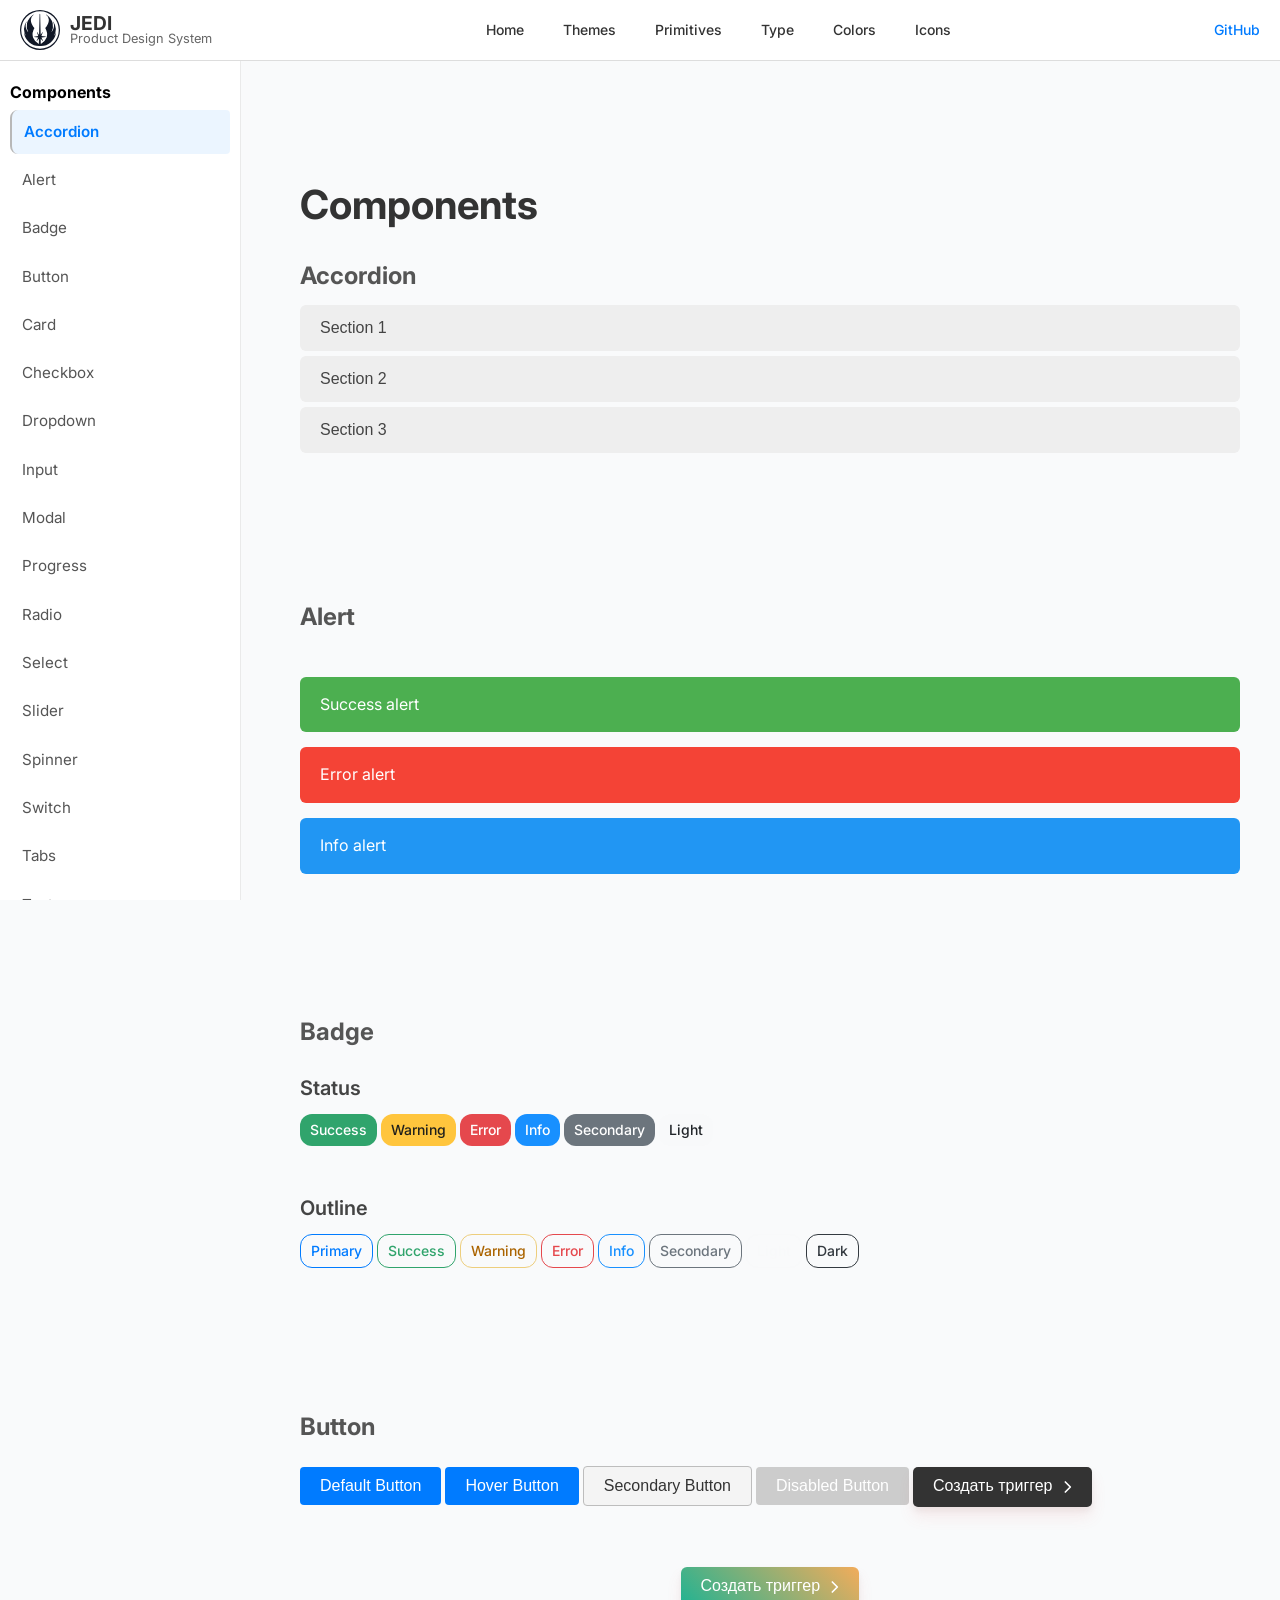
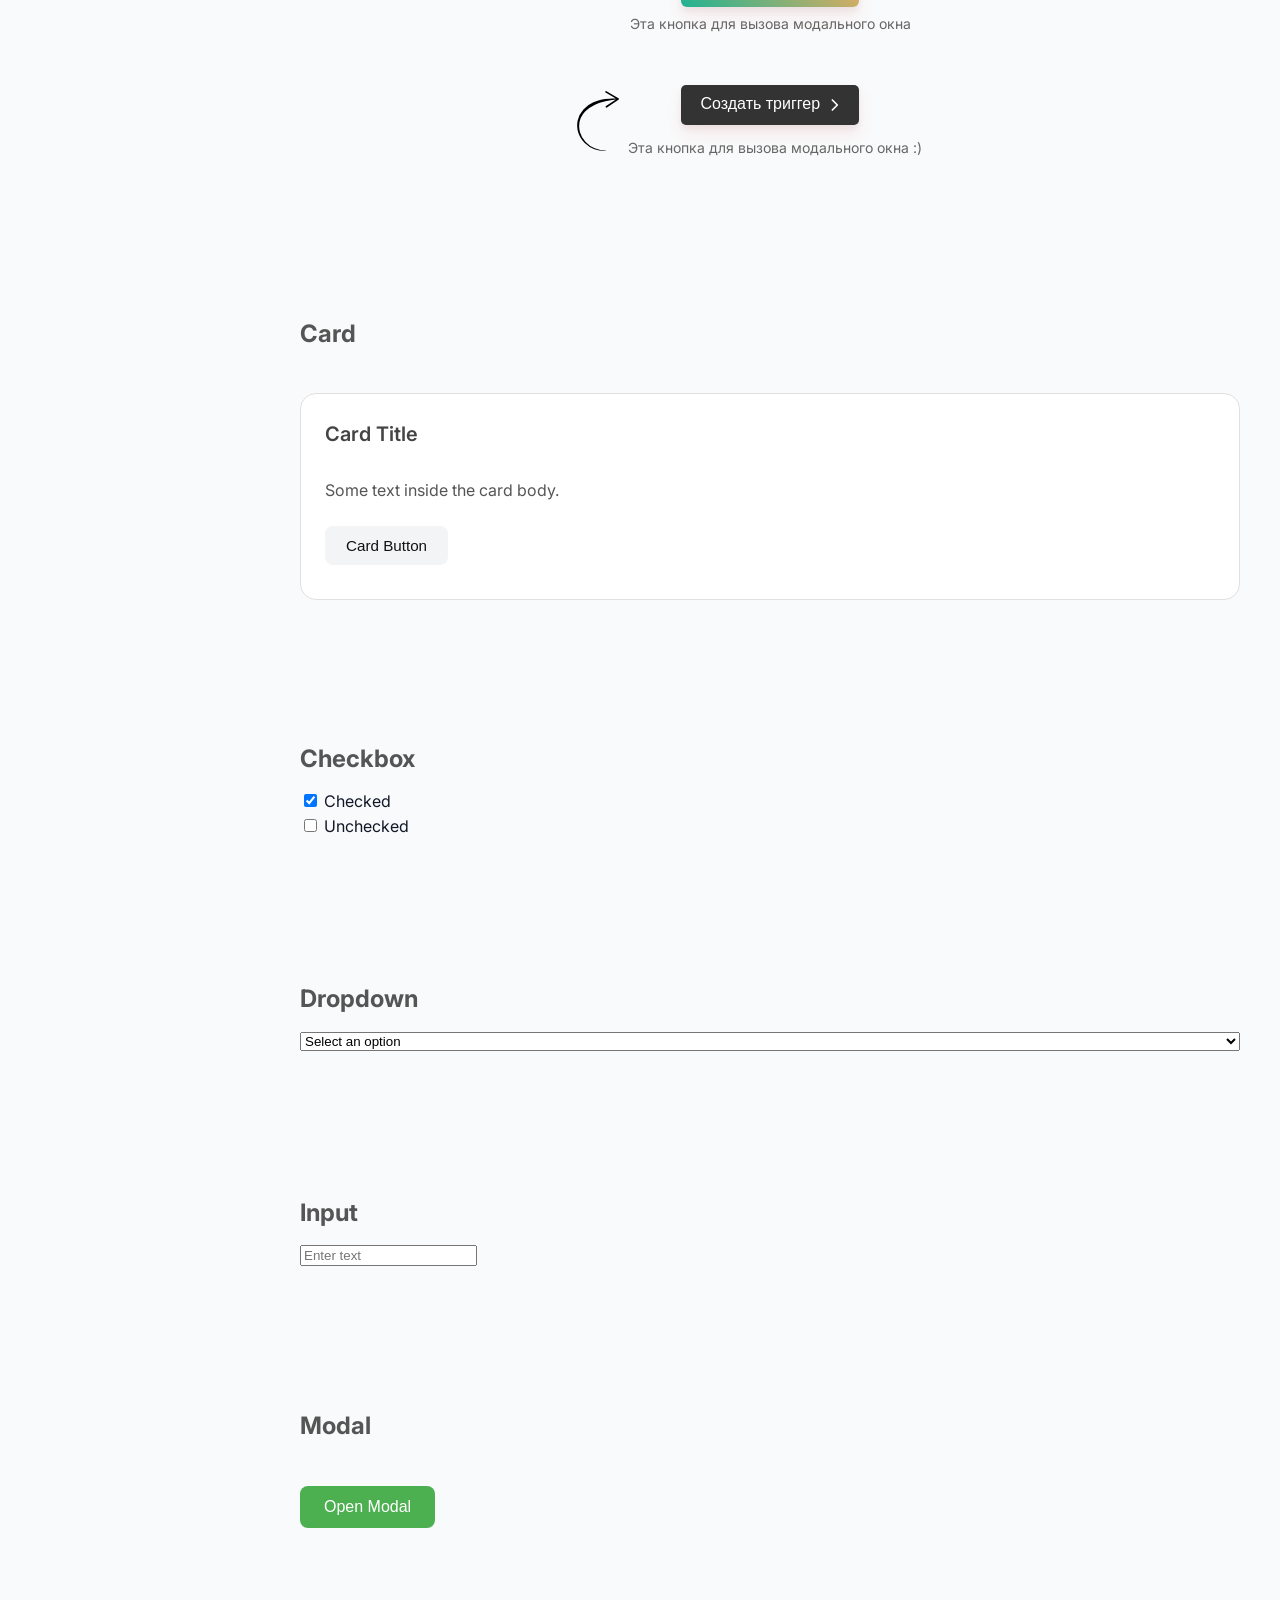
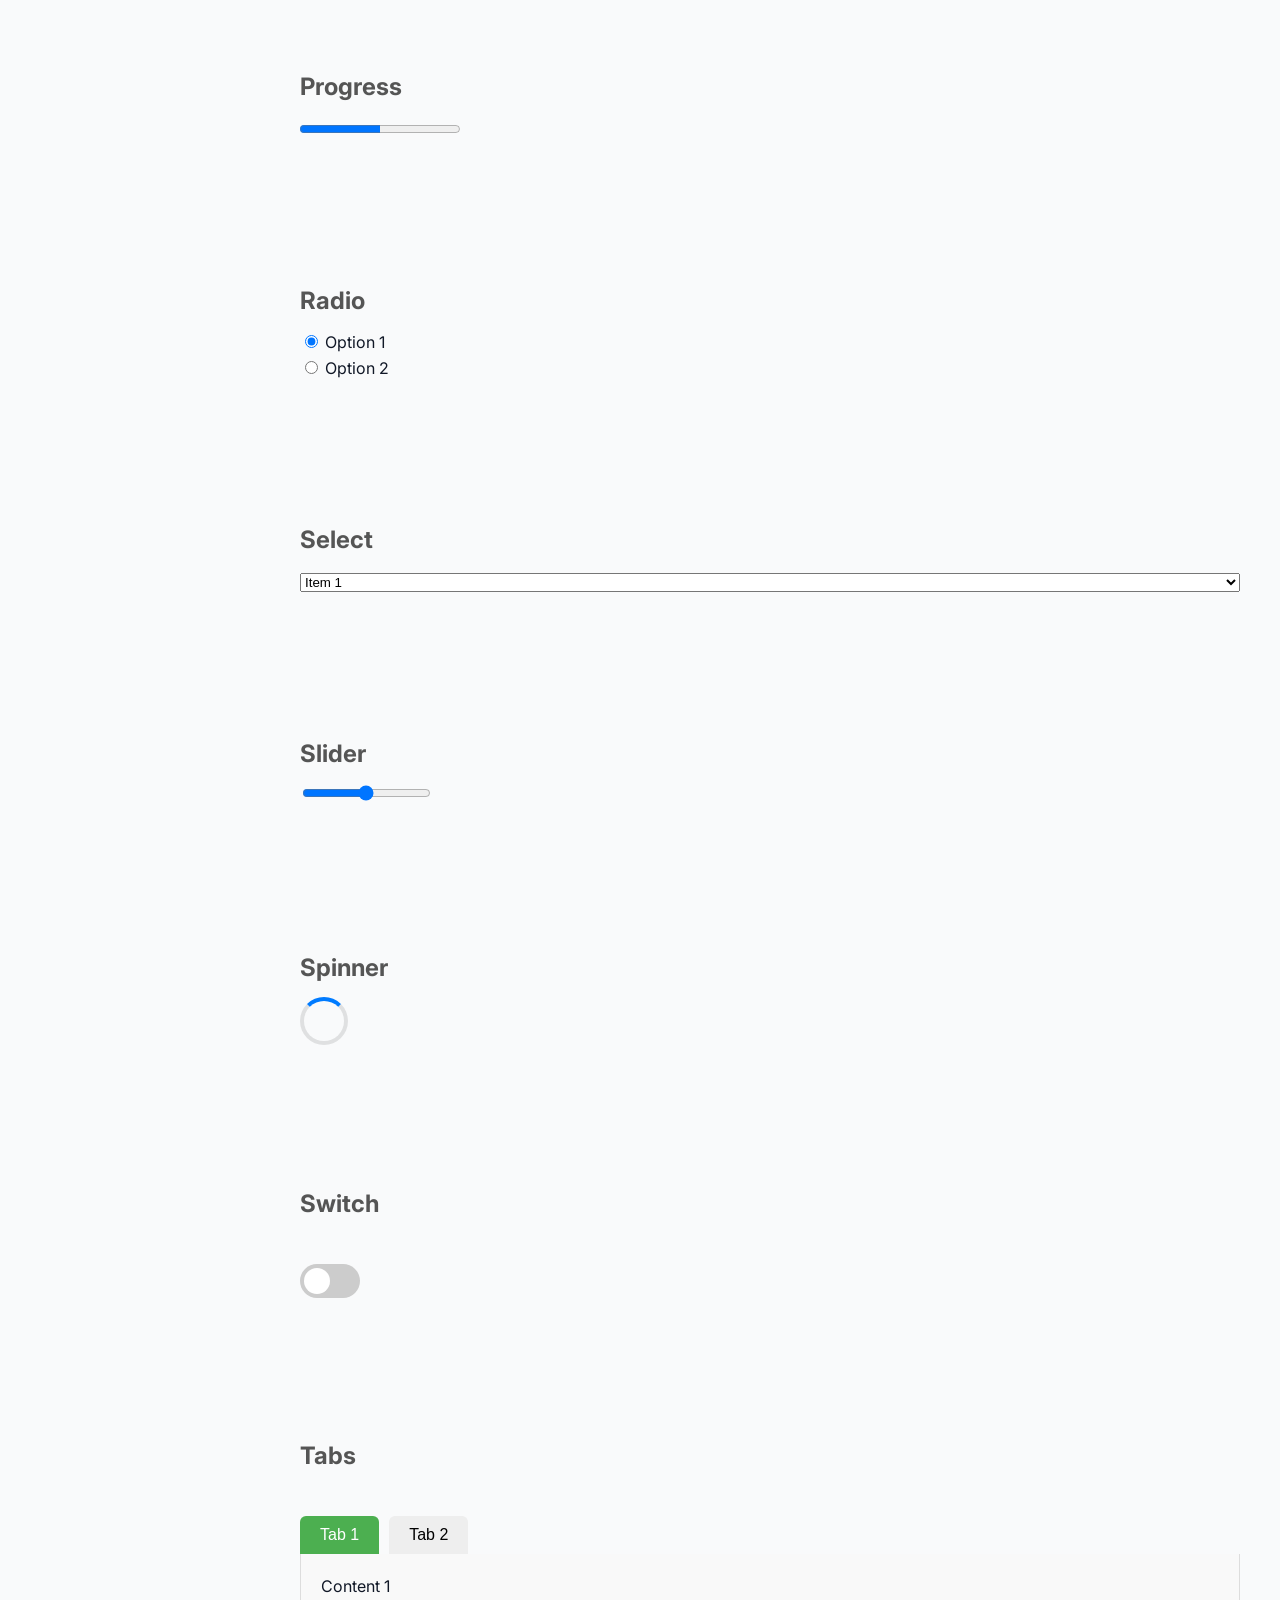
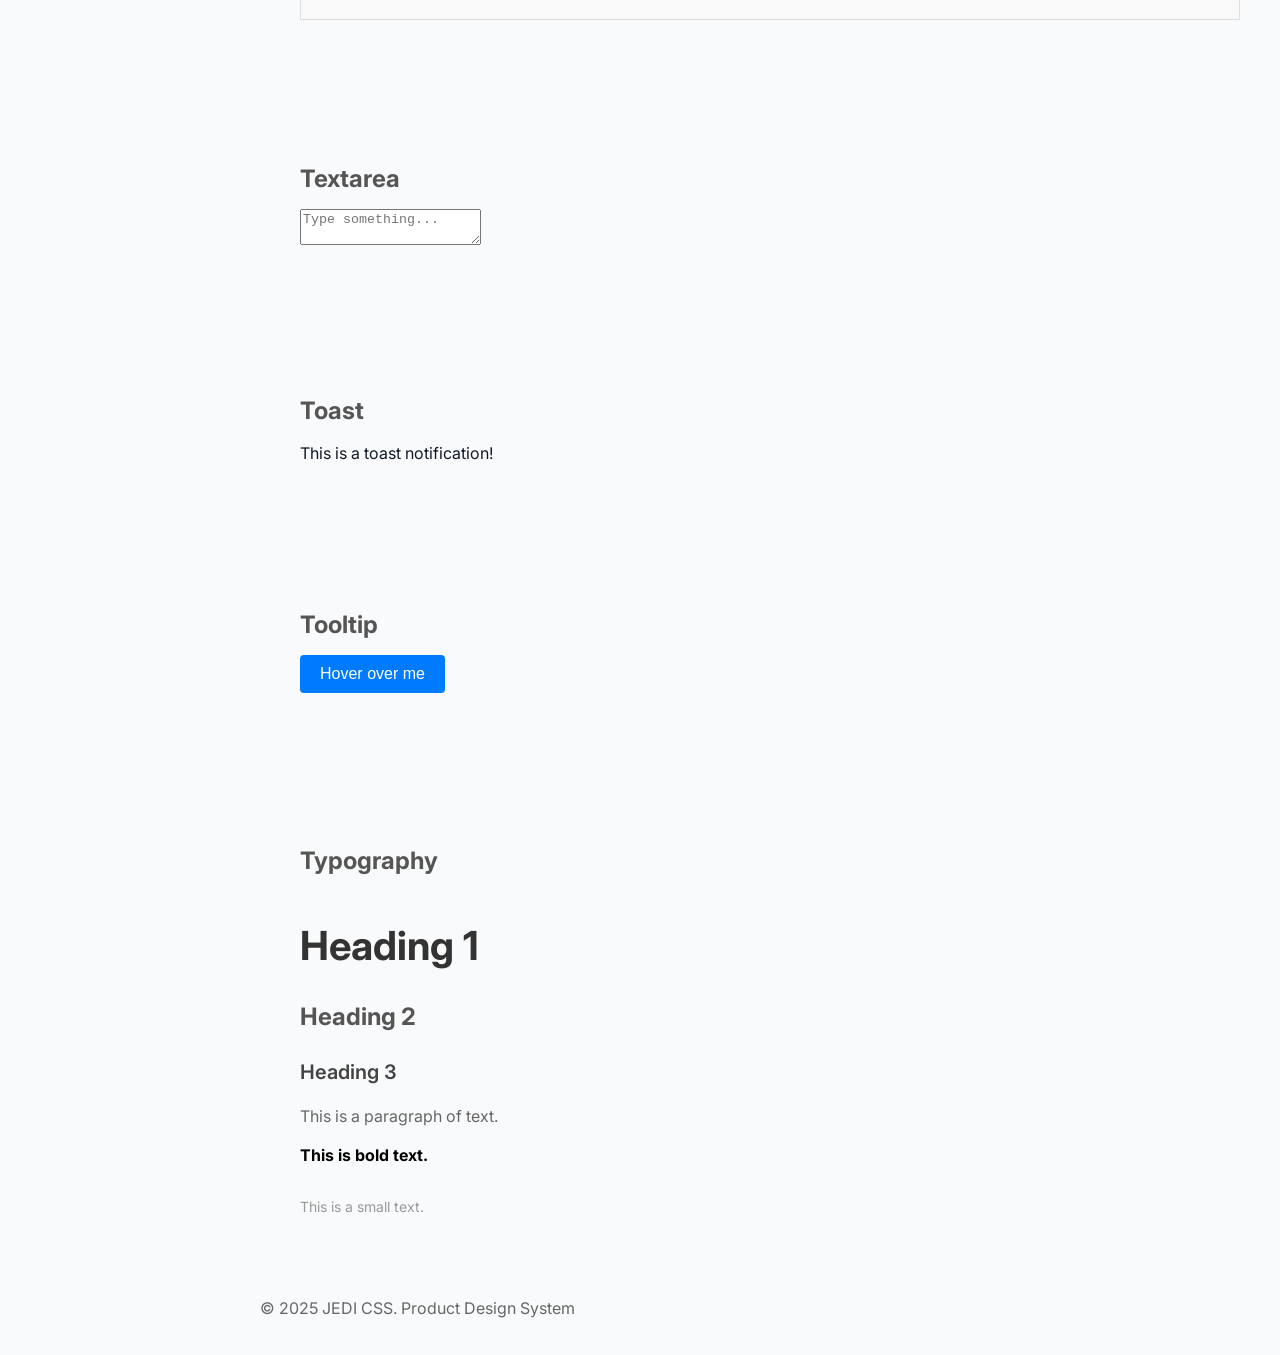
<file: themes.html>
<!DOCTYPE html>
<html lang="en">
  <head>
    <meta charset="UTF-8">
    <meta name="viewport" content="width=device-width, initial-scale=1">
    <title>Themes - UI Components</title>
    <link href="https://fonts.googleapis.com/css2?family=Inter:wght@400;500;700&display=swap" rel="stylesheet">
    <link rel="icon" type="image/png" href="jedicss.ico/favicon-96x96.png" sizes="96x96" />
    <link rel="icon" type="image/svg+xml" href="jedicss.ico/favicon.svg" />
    <link rel="shortcut icon" href="jedicss.ico/favicon.ico" />
    <link rel="apple-touch-icon" sizes="180x180" href="jedicss.ico/apple-touch-icon.png" />
    <meta name="apple-mobile-web-app-title" content="JEDI CSS. Product Design System" />
    <link rel="manifest" href="jedicss.ico/site.webmanifest" />
    <link rel="stylesheet" href="css/styles.css">
    <link rel="stylesheet" href="css/trigger.css">
    <link rel="stylesheet" href="css/hr.css">   
  </head>
<body>

  <!-- Главное меню -->
  <header class="main-header">
    <div class="logo">
      <svg class="logo-img" id="Layer_1" data-name="Layer 1" xmlns="http://www.w3.org/2000/svg" viewBox="0 0 20 20" fill="currentColor">
        <path d="M399.93,408a7.59,7.59,0,0,1-7.9-6.61.1.1,0,0,1,.07-.1h0a.1.1,0,0,1,.09.06,9.65,9.65,0,0,0,.77,1.6,7,7,0,0,1,.2-7.09.1.1,0,0,1,.07,0l.05,0a.08.08,0,0,1,0,.12c-1.09,2.06.07,4.14.86,5.19a6.51,6.51,0,0,1-.63-4.53,7.8,7.8,0,0,1,3.23-4.34h0a.08.08,0,0,1,.07,0,.08.08,0,0,1,0,.12,3.2,3.2,0,0,0-1.38,2.29c-.2,2.11,1.73,4.27,1.75,4.29a.09.09,0,0,1,0,.1,5.78,5.78,0,0,0-.67,4.64,6.24,6.24,0,0,0,2.92,3.26l.06-2.63-1.05,1.1a.07.07,0,0,1-.06,0l-.05,0a.08.08,0,0,1,0-.11l.79-1.56-2.08-.3a.08.08,0,0,1-.07-.09.1.1,0,0,1,.07-.09l2.09-.3-.67-1.85a.1.1,0,0,1,.05-.11h0a.07.07,0,0,1,.07,0l.95,1.38.27-10.34A.09.09,0,0,1,400,392h0a.09.09,0,0,1,.09.09c0,.06.19,7.05.27,10.34l.95-1.38a.1.1,0,0,1,.07,0h0a.09.09,0,0,1,0,.11l-.67,1.85,2.09.3a.11.11,0,0,1,.08.09.09.09,0,0,1-.08.09l-2.08.3.8,1.56a.09.09,0,0,1,0,.11.07.07,0,0,1-.06,0l-.06,0-1.05-1.1c0,1.62.06,2.36.07,2.63a6.23,6.23,0,0,0,2.91-3.26,5.78,5.78,0,0,0-.67-4.64.09.09,0,0,1,0-.1s1.95-2.18,1.75-4.28a3.2,3.2,0,0,0-1.38-2.29.09.09,0,0,1,0-.13.12.12,0,0,1,.08,0l0,0a7.76,7.76,0,0,1,3.23,4.33,6.5,6.5,0,0,1-.62,4.53c.78-1,1.94-3.12.85-5.19a.09.09,0,0,1,0-.12l.05,0a.08.08,0,0,1,.07,0A7,7,0,0,1,407,403a8.06,8.06,0,0,0,.83-1.67.1.1,0,0,1,.09-.06h0a.1.1,0,0,1,.07.1,7.59,7.59,0,0,1-7.9,6.61h-.14Z" transform="translate(-390 -390)"/>
        <path d="M400,410a10,10,0,1,1,10-10A10,10,0,0,1,400,410Zm0-19.39a9.39,9.39,0,1,0,9.39,9.39A9.4,9.4,0,0,0,400,390.61Z" transform="translate(-390 -390)"/>
      </svg>
      <div class="logo-text">
        <span class="logo-title">JEDI</span>
        <span class="logo-subtitle">Product Design System</span>
      </div>
    </div>
      <nav class="main-nav">      <a href="index.html" class="nav-link">Home</a>
      <a href="themes.html" class="nav-link active">Themes</a>
      <a href="primitives.html" class="nav-link">Primitives</a>
      <a href="type.html" class="nav-link">Type</a>
      <a href="colors.html" class="nav-link">Colors</a>
      <a href="icons.html" class="nav-link">Icons</a>
    </nav>
    <button class="burger" id="burger-btn">☰</button>
    <div class="extra-menu">
      <a href="https://github.com/stasdodesign/" class="menu-link">GitHub</a>
    </div>
  </header>
  <div class="overlay" id="overlay"></div>

  <!-- Второе меню - Якоря -->
  <aside class="sub-nav">
    <ul>
      <li><strong>Components</strong></li>
      <li><a href="#accordion" class="nav-link">Accordion</a></li>
      <li><a href="#alert" class="nav-link">Alert</a></li>
      <li><a href="#badge" class="nav-link">Badge</a></li>
      <li><a href="#button" class="nav-link">Button</a></li>
      <li><a href="#card" class="nav-link">Card</a></li>
      <li><a href="#checkbox" class="nav-link">Checkbox</a></li>
      <li><a href="#dropdown" class="nav-link">Dropdown</a></li>
      <li><a href="#input" class="nav-link">Input</a></li>
      <li><a href="#modal" class="nav-link">Modal</a></li>
      <li><a href="#progress" class="nav-link">Progress</a></li>
      <li><a href="#radio" class="nav-link">Radio</a></li>
      <li><a href="#select" class="nav-link">Select</a></li>
      <li><a href="#slider" class="nav-link">Slider</a></li>
      <li><a href="#spinner" class="nav-link">Spinner</a></li>
      <li><a href="#switch" class="nav-link">Switch</a></li>
      <li><a href="#tabs" class="nav-link">Tabs</a></li>
      <li><a href="#textarea" class="nav-link">Textarea</a></li>
      <li><a href="#toast" class="nav-link">Toast</a></li>
      <li><a href="#tooltip" class="nav-link">Tooltip</a></li>
      <li><a href="#typography" class="nav-link">Typography</a></li>
    </ul>
  </aside>

  <!-- Компоненты -->
  <main class="components-list">
      <!-- Второе меню - Якоря -->
 
<div class="jedi-mobile-wrapper">
  <button class="jedi-mobile-btn" id="jedi-btn">
    <span>Page navigation</span>
    <svg viewBox="0 0 24 24" fill="none" stroke="currentColor" stroke-width="2" stroke-linecap="round" stroke-linejoin="round">
      <polyline points="6 9 12 15 18 9"></polyline>
    </svg>
  </button>
  
<nav class="jedi-mobile-list" id="jedi-list">
  <div class="jedi-label" style="padding: 10px 16px; font-size: 12px; font-weight: 700; color: #999; text-transform: uppercase; letter-spacing: 0.05em;">Components</div>

  <a href="#accordion" class="jedi-link">Accordion</a>
  <a href="#alert" class="jedi-link">Alert</a>
  <a href="#badge" class="jedi-link">Badge</a>
  <a href="#button" class="jedi-link">Button</a>
  <a href="#card" class="jedi-link">Card</a>
  <a href="#checkbox" class="jedi-link">Checkbox</a>
  <a href="#dropdown" class="jedi-link">Dropdown</a>
  <a href="#input" class="jedi-link">Input</a>
  <a href="#modal" class="jedi-link">Modal</a>
  <a href="#progress" class="jedi-link">Progress</a>
  <a href="#radio" class="jedi-link">Radio</a>
  <a href="#select" class="jedi-link">Select</a>
  <a href="#slider" class="jedi-link">Slider</a>
  <a href="#spinner" class="jedi-link">Spinner</a>
  <a href="#switch" class="jedi-link">Switch</a>
  <a href="#tabs" class="jedi-link">Tabs</a>
  <a href="#textarea" class="jedi-link">Textarea</a>
  <a href="#toast" class="jedi-link">Toast</a>
  <a href="#tooltip" class="jedi-link">Tooltip</a>
  <a href="#typography" class="jedi-link">Typography</a>
</nav>
</div>   <!-- Accordion -->
    <section id="accordion" class="component-section">
      <h1>Components</h1>
      <h2>Accordion</h2>
      <div class="component-example">
        <button class="accordion">Section 1</button>
        <div class="panel"><p>Content 1</p></div>

        <button class="accordion">Section 2</button>
        <div class="panel"><p>Content 2</p></div>

        <button class="accordion">Section 3</button>
        <div class="panel"><p>Content 3</p></div>
      </div>
    </section>

    <!-- Alert -->
    <section id="alert" class="component-section">
      <h2>Alert</h2>
      <div class="component-example alerts">
        <div class="alert success">Success alert</div>
        <div class="alert error">Error alert</div>
        <div class="alert info">Info alert</div>
      </div>
    </section>

<!-- Badge -->
<section id="badge" class="component-section">
  <h2>Badge</h2>
  <h3>Status</h3>
  <div class="component-example">
    
    <span class="badge badge-success">Success</span>
    <span class="badge badge-warning">Warning</span>
    <span class="badge badge-error">Error</span>
    <span class="badge badge-info">Info</span>
    <span class="badge badge-secondary">Secondary</span>
    <span class="badge badge-light">Light</span>
    <br><br>
  </div>
  <h3>Outline</h3>
  <div class="component-example">
    <span class="badge badge-outline-primary">Primary</span>
    <span class="badge badge-outline-success">Success</span>
    <span class="badge badge-outline-warning">Warning</span>
    <span class="badge badge-outline-error">Error</span>
    <span class="badge badge-outline-info">Info</span>
    <span class="badge badge-outline-secondary">Secondary</span>
    <span class="badge badge-outline-light">Light</span>
    <span class="badge badge-outline-dark">Dark</span>
  </div>
</section>


    <!-- Button w/tooltip & right icon-->
    <section id="button" class="component-section">
      <h2>Button</h2>
      <div class="component-example">
        <button class="btn-primary">Default Button</button>
        <button class="btn-primary hover">Hover Button</button>
        <button class="btn-secondary-test" secondary>Secondary Button</button>
        <button class="btn-primary" disabled>Disabled Button</button>
        <div class="tooltip-container">
          <button class="btn-icon-right btn-primary" onclick="openModal()">
              Создать триггер
              <svg class="icon small-icon ml-2" xmlns="http://www.w3.org/2000/svg" viewBox="0 0 24 24" fill="currentColor" width="16" height="16">
                  <path d="M10 6l6 6-6 6" stroke="currentColor" stroke-width="2" fill="none" stroke-linecap="round" stroke-linejoin="round"/>
              </svg>   
          </button>
          <span class="tooltip">Эта кнопка для вызова модального окна</span>
      </div>
<!-- Button w/caption -->
<div class="button-container">
  <button class="btn-icon-right btn-primary gradient-outline gradient-hover-btn" onclick="openModal()">
      Создать триггер
      <svg class="icon small-icon ml-2" xmlns="http://www.w3.org/2000/svg" viewBox="0 0 24 24" fill="currentColor" width="16" height="16">
          <path d="M10 6l6 6-6 6" stroke="currentColor" stroke-width="2" fill="none" stroke-linecap="round" stroke-linejoin="round"/>
      </svg>   
  </button>
  <span class="button-caption">Эта кнопка для вызова модального окна</span>
</div>

<!-- Button w/arrow -->
<div class="button-container">
  <button class="btn-icon-right btn-primary" onclick="openModal()">
      Создать триггер
      <svg class="icon small-icon ml-2" xmlns="http://www.w3.org/2000/svg" viewBox="0 0 24 24" fill="currentColor" width="16" height="16">
          <path d="M10 6l6 6-6 6" stroke="currentColor" stroke-width="2" fill="none" stroke-linecap="round" stroke-linejoin="round"/>
      </svg>   
  </button>
  <div class="caption-with-arrow">
    <svg class="curved-arrow-left" xmlns="http://www.w3.org/2000/svg" viewBox="0 0 90.79 130.63"><g id="Objects"><path d="M632.12,1476.51,606.05,1461a1.85,1.85,0,0,0-1-.26,1.8,1.8,0,0,0-.87,3.35l22.11,13.19a131.7,131.7,0,0,0-23.53,1.09A117.93,117.93,0,0,0,590,1481a93,93,0,0,0-12.44,4.43,63.41,63.41,0,0,0-21.66,15.41,53.11,53.11,0,0,0-12.42,23.61,51,51,0,0,0-1.19,13.32,51.8,51.8,0,0,0,2.29,13.09,53.73,53.73,0,0,0,5.41,12.05,55.06,55.06,0,0,0,8.06,10.39,59.41,59.41,0,0,0,21.85,14,68,68,0,0,0,25.38,4v-.6a69.13,69.13,0,0,1-24.71-5.14,57.06,57.06,0,0,1-20.37-14.31,52.17,52.17,0,0,1-11.93-21.48,48.12,48.12,0,0,1-1.7-12.14,45.29,45.29,0,0,1,13.56-32.83,72.05,72.05,0,0,1,20-13.87,107.77,107.77,0,0,1,11.48-4.68c3.95-1.3,8-2.47,12-3.41a203.41,203.41,0,0,1,23-3.85l-21.56,14.62a1.82,1.82,0,0,0-.48,2.51,1.8,1.8,0,0,0,2.5.47l25.13-17a1.79,1.79,0,0,0-.09-3Z" transform="translate(-542.21 -1460.69)"/>
    </g>
  </svg>
    <span class="button-caption">Эта кнопка для вызова модального окна :)</span>
  </div>
</div>

      </div>
    </section>

    <!-- Card -->
    <section id="card" class="component-section">
      <h2>Card</h2>
      <div class="component-example cards">
        <div class="card">
          <div class="card-body">
            <h3 class="card-title">Card Title</h3>
            <p class="card-text">Some text inside the card body.</p>
            <button class="btn-primary">Card Button</button>
          </div>
        </div>
      </div>
    </section>

    <!-- Checkbox -->
    <section id="checkbox" class="component-section">
      <h2>Checkbox</h2>
      <div class="component-example">
        <label><input type="checkbox" checked> Checked</label><br>
        <label><input type="checkbox"> Unchecked</label>
      </div>
    </section>

    <!-- Dropdown -->
    <section id="dropdown" class="component-section">
      <h2>Dropdown</h2>
      <div class="component-example">
        <select class="select-primary">
          <option>Select an option</option>
          <option>Option 1</option>
          <option>Option 2</option>
        </select>
      </div>
    </section>

    <!-- Input -->
    <section id="input" class="component-section">
      <h2>Input</h2>
      <div class="component-example">
        <input type="text" class="input-primary" placeholder="Enter text">
      </div>
    </section>

    <!-- Modal -->
    <section id="modal" class="component-section">
      <h2>Modal</h2>
      <div class="component-example modal-section">
        <button class="open-modal-btn" id="openModalBtn">Open Modal</button>
        <div id="modalWindow" class="modal">
          <div class="modal-content">
            <span class="close" id="closeModalBtn">&times;</span>
            <p>Modal Content</p>
          </div>
        </div>
      </div>
    </section>

    <!-- Progress -->
    <section id="progress" class="component-section">
      <h2>Progress</h2>
      <div class="component-example">
        <progress value="50" max="100"></progress>
      </div>
    </section>

    <!-- Radio -->
    <section id="radio" class="component-section">
      <h2>Radio</h2>
      <div class="component-example">
        <label><input type="radio" name="option" checked> Option 1</label><br>
        <label><input type="radio" name="option"> Option 2</label>
      </div>
    </section>

    <!-- Select -->
    <section id="select" class="component-section">
      <h2>Select</h2>
      <div class="component-example">
        <select>
          <option>Item 1</option>
          <option>Item 2</option>
        </select>
      </div>
    </section>

    <!-- Slider -->
    <section id="slider" class="component-section">
      <h2>Slider</h2>
      <div class="component-example">
        <input type="range" min="1" max="100" value="50">
      </div>
    </section>

    <!-- Spinner -->
    <section id="spinner" class="component-section">
      <h2>Spinner</h2>
      <div class="component-example">
        <div class="spinner"></div>
      </div>
    </section>

    <!-- Switch -->
    <section id="switch" class="component-section">
      <h2>Switch</h2>
      <div class="component-example switch-section">
        <label class="switch">
          <input type="checkbox">
          <span class="slider"></span>
        </label>
      </div>
    </section>

    <!-- Tabs -->
    <section id="tabs" class="component-section">
      <h2>Tabs</h2>
      <div class="component-example tabs-section">
        <div class="tabs">
          <button class="tab-link active" data-tab="tab1">Tab 1</button>
          <button class="tab-link" data-tab="tab2">Tab 2</button>
        </div>
        <div id="tab1" class="tab-content" style="display:block;">Content 1</div>
        <div id="tab2" class="tab-content">Content 2</div>
      </div>
    </section>

    <!-- Textarea -->
    <section id="textarea" class="component-section">
      <h2>Textarea</h2>
      <div class="component-example">
        <textarea placeholder="Type something..."></textarea>
      </div>
    </section>

    <!-- Toast -->
    <section id="toast" class="component-section">
      <h2>Toast</h2>
      <div class="component-example">
        <div class="toast">This is a toast notification!</div>
      </div>
    </section>

    <!-- Tooltip -->
    <section id="tooltip" class="component-section">
      <h2>Tooltip</h2>
      <div class="component-example">
        <button class="btn-primary" title="Tooltip on hover">Hover over me</button>
      </div>
    </section>

    <!-- Typography -->
    <section id="typography" class="component-section">
      <h2>Typography</h2>
      <div class="component-example">
        <h1>Heading 1</h1>
        <h2>Heading 2</h2>
        <h3>Heading 3</h3>
        <p>This is a paragraph of text.</p>
        <strong>This is bold text.</strong>
        <br></br><small>This is a small text.</small>
      </div>
    </section>


  </main>

  <script src="js/trigger.js"></script>
  <script src="js/modal.js"></script>
  <script src="js/tabs.js"></script>
  <script src="js/accordion.js"></script>
  <script src="js/burger.js"></script>
  <script src="js/scroll.js"></script>
    <!-- Подвал -->
    <footer>
      <p>&copy; 2025 JEDI CSS. Product Design System</p>
  </footer>

</body>
</html>
</file>
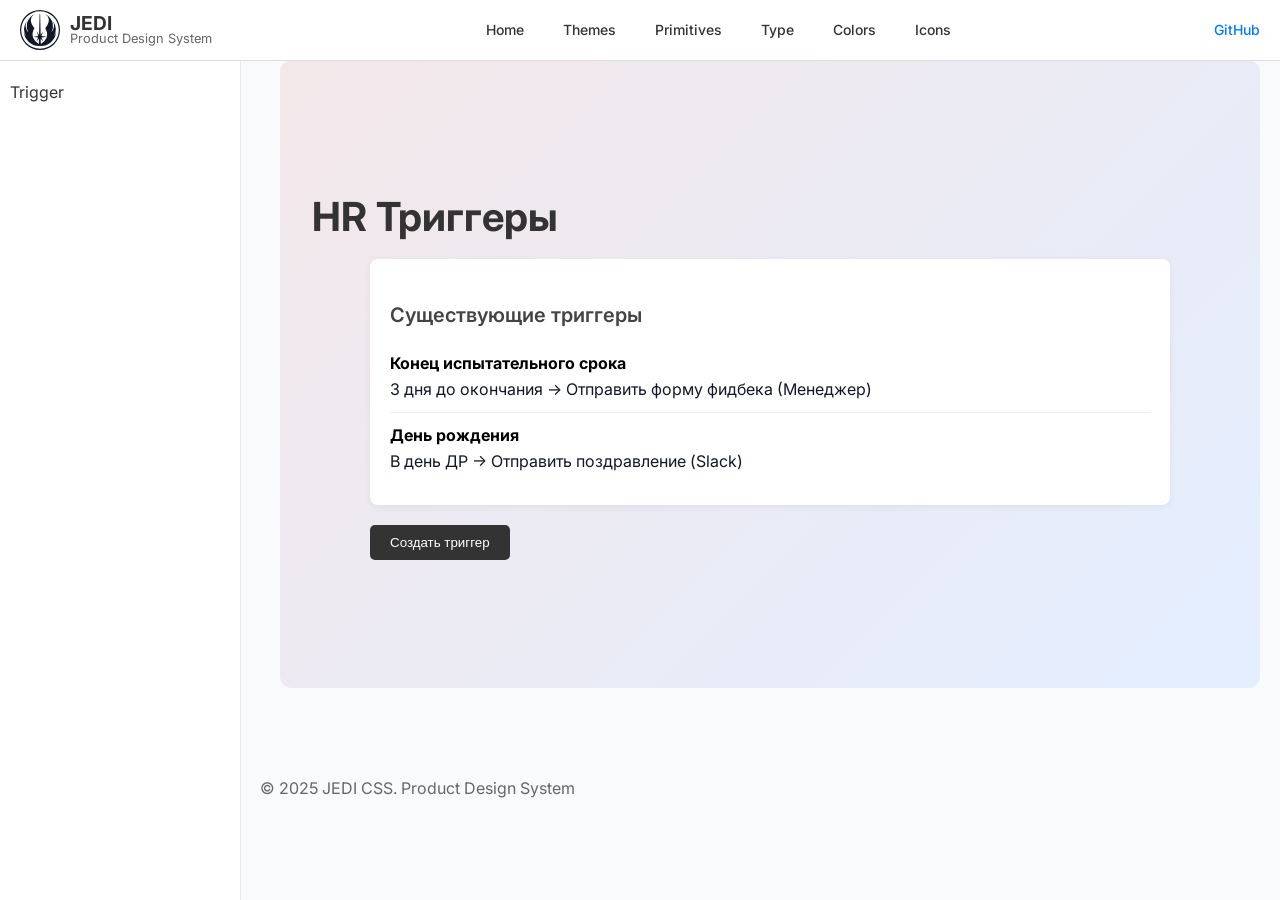
<file: triggers.html>
<!DOCTYPE html>
<html lang="en">
  <head>
    <meta charset="UTF-8">
    <meta name="viewport" content="width=device-width, initial-scale=1">
    <title>HR Триггеры</title>
    <link rel="stylesheet" href="css/styles.css">
    <link rel="stylesheet" href="css/trigger.css">
    <link rel="stylesheet" href="css/hr.css">
    <link href="https://fonts.googleapis.com/css2?family=Inter:wght@400;500;700&display=swap" rel="stylesheet">
    <link rel="icon" type="image/png" href="jedicss.ico/favicon-96x96.png" sizes="96x96" />
    <link rel="icon" type="image/svg+xml" href="jedicss.ico/favicon.svg" />
    <link rel="shortcut icon" href="jedicss.ico/favicon.ico" />
    <link rel="apple-touch-icon" sizes="180x180" href="jedicss.ico/apple-touch-icon.png" />
    <meta name="apple-mobile-web-app-title" content="JEDI CSS. Product Design System" />
    <link rel="manifest" href="jedicss.ico/site.webmanifest" />
  </head>
<body>

  <!-- Главное меню -->
  <header class="main-header">
    <div class="logo">
      <svg class="logo-img" id="Layer_1" data-name="Layer 1" xmlns="http://www.w3.org/2000/svg" viewBox="0 0 20 20" fill="currentColor">
        <path d="M399.93,408a7.59,7.59,0,0,1-7.9-6.61.1.1,0,0,1,.07-.1h0a.1.1,0,0,1,.09.06,9.65,9.65,0,0,0,.77,1.6,7,7,0,0,1,.2-7.09.1.1,0,0,1,.07,0l.05,0a.08.08,0,0,1,0,.12c-1.09,2.06.07,4.14.86,5.19a6.51,6.51,0,0,1-.63-4.53,7.8,7.8,0,0,1,3.23-4.34h0a.08.08,0,0,1,.07,0,.08.08,0,0,1,0,.12,3.2,3.2,0,0,0-1.38,2.29c-.2,2.11,1.73,4.27,1.75,4.29a.09.09,0,0,1,0,.1,5.78,5.78,0,0,0-.67,4.64,6.24,6.24,0,0,0,2.92,3.26l.06-2.63-1.05,1.1a.07.07,0,0,1-.06,0l-.05,0a.08.08,0,0,1,0-.11l.79-1.56-2.08-.3a.08.08,0,0,1-.07-.09.1.1,0,0,1,.07-.09l2.09-.3-.67-1.85a.1.1,0,0,1,.05-.11h0a.07.07,0,0,1,.07,0l.95,1.38.27-10.34A.09.09,0,0,1,400,392h0a.09.09,0,0,1,.09.09c0,.06.19,7.05.27,10.34l.95-1.38a.1.1,0,0,1,.07,0h0a.09.09,0,0,1,0,.11l-.67,1.85,2.09.3a.11.11,0,0,1,.08.09.09.09,0,0,1-.08.09l-2.08.3.8,1.56a.09.09,0,0,1,0,.11.07.07,0,0,1-.06,0l-.06,0-1.05-1.1c0,1.62.06,2.36.07,2.63a6.23,6.23,0,0,0,2.91-3.26,5.78,5.78,0,0,0-.67-4.64.09.09,0,0,1,0-.1s1.95-2.18,1.75-4.28a3.2,3.2,0,0,0-1.38-2.29.09.09,0,0,1,0-.13.12.12,0,0,1,.08,0l0,0a7.76,7.76,0,0,1,3.23,4.33,6.5,6.5,0,0,1-.62,4.53c.78-1,1.94-3.12.85-5.19a.09.09,0,0,1,0-.12l.05,0a.08.08,0,0,1,.07,0A7,7,0,0,1,407,403a8.06,8.06,0,0,0,.83-1.67.1.1,0,0,1,.09-.06h0a.1.1,0,0,1,.07.1,7.59,7.59,0,0,1-7.9,6.61h-.14Z" transform="translate(-390 -390)"/>
        <path d="M400,410a10,10,0,1,1,10-10A10,10,0,0,1,400,410Zm0-19.39a9.39,9.39,0,1,0,9.39,9.39A9.4,9.4,0,0,0,400,390.61Z" transform="translate(-390 -390)"/>
      </svg>
      <div class="logo-text">
        <span class="logo-title">JEDI</span>
        <span class="logo-subtitle">Product Design System</span>
      </div>
    </div>
    <nav class="main-nav">      <a href="index.html" class="nav-link">Home</a>
      <a href="themes.html" class="nav-link">Themes</a>
      <a href="primitives.html" class="nav-link">Primitives</a>
      <a href="type.html" class="nav-link">Type</a>
      <a href="colors.html" class="nav-link">Colors</a>
      <a href="icons.html" class="nav-link">Icons</a>
    </nav>
    <button class="burger" id="burger-btn">☰</button>
    <div class="extra-menu">
      <a href="https://github.com/stasdodesign/" class="menu-link">GitHub</a>
    </div>
  </header>

  <!-- Второе меню - Якоря -->
  <aside class="sub-nav">
    <ul>
      <li><a href="#Trigger">Trigger</a></li>
    </ul>
  </aside>

  <!-- Компоненты -->
  <main class="components-list">
    <section id="Trigger" class="component-section">
      <h1>HR Триггеры</h1>
      <div class="container">
        <div class="trigger-list" id="triggerList">
            <!-- Список триггеров будет отрисован через JavaScript -->
        </div>
        <button class="btn" onclick="openModal()">Создать триггер</button>
    
<!-- Модальное окно -->
<div id="modalWindow" class="modal">
  <div class="modal-content">
      <span class="close" onclick="closeModal()">&times;</span>
      <h3>Новый триггер</h3>
      <div class="form-group">
          <label class="form-label">Событие</label>
          <select id="eventInput" class="form-control">
              <option>Конец испытательного срока</option>
              <option>Первый день работы</option>
              <option>День рождения</option>
              <option>Годовщина работы</option>
          </select>
      </div>
      <div class="form-group">
          <label class="form-label">Условие</label>
          <input type="text" id="conditionInput" class="form-control" placeholder="например, за 3 дня">
      </div>
      <div class="form-group">
          <label class="form-label">Получатель</label>
          <input type="text" id="recipientInput" class="form-control" placeholder="например, менеджер сотрудника">
      </div>
      <div class="form-group">
          <label class="form-label">Действие</label>
          <input type="text" id="actionInput" class="form-control" placeholder="например, отправить фидбек-форму">
      </div>
      <button class="btn-primary" onclick="saveTrigger()">Сохранить</button>
  </div>
</div>
    </div>
    </section>
  </main>

  <script src="js/trigger.js"></script>
  <script src="js/modal.js"></script>
  <script src="js/tabs.js"></script>
  <script src="js/accordion.js"></script>
  <script src="js/burger.js"></script>
  <footer>
    <p>&copy; 2025 JEDI CSS. Product Design System</p>
  </footer>
</body>
</html>
</file>
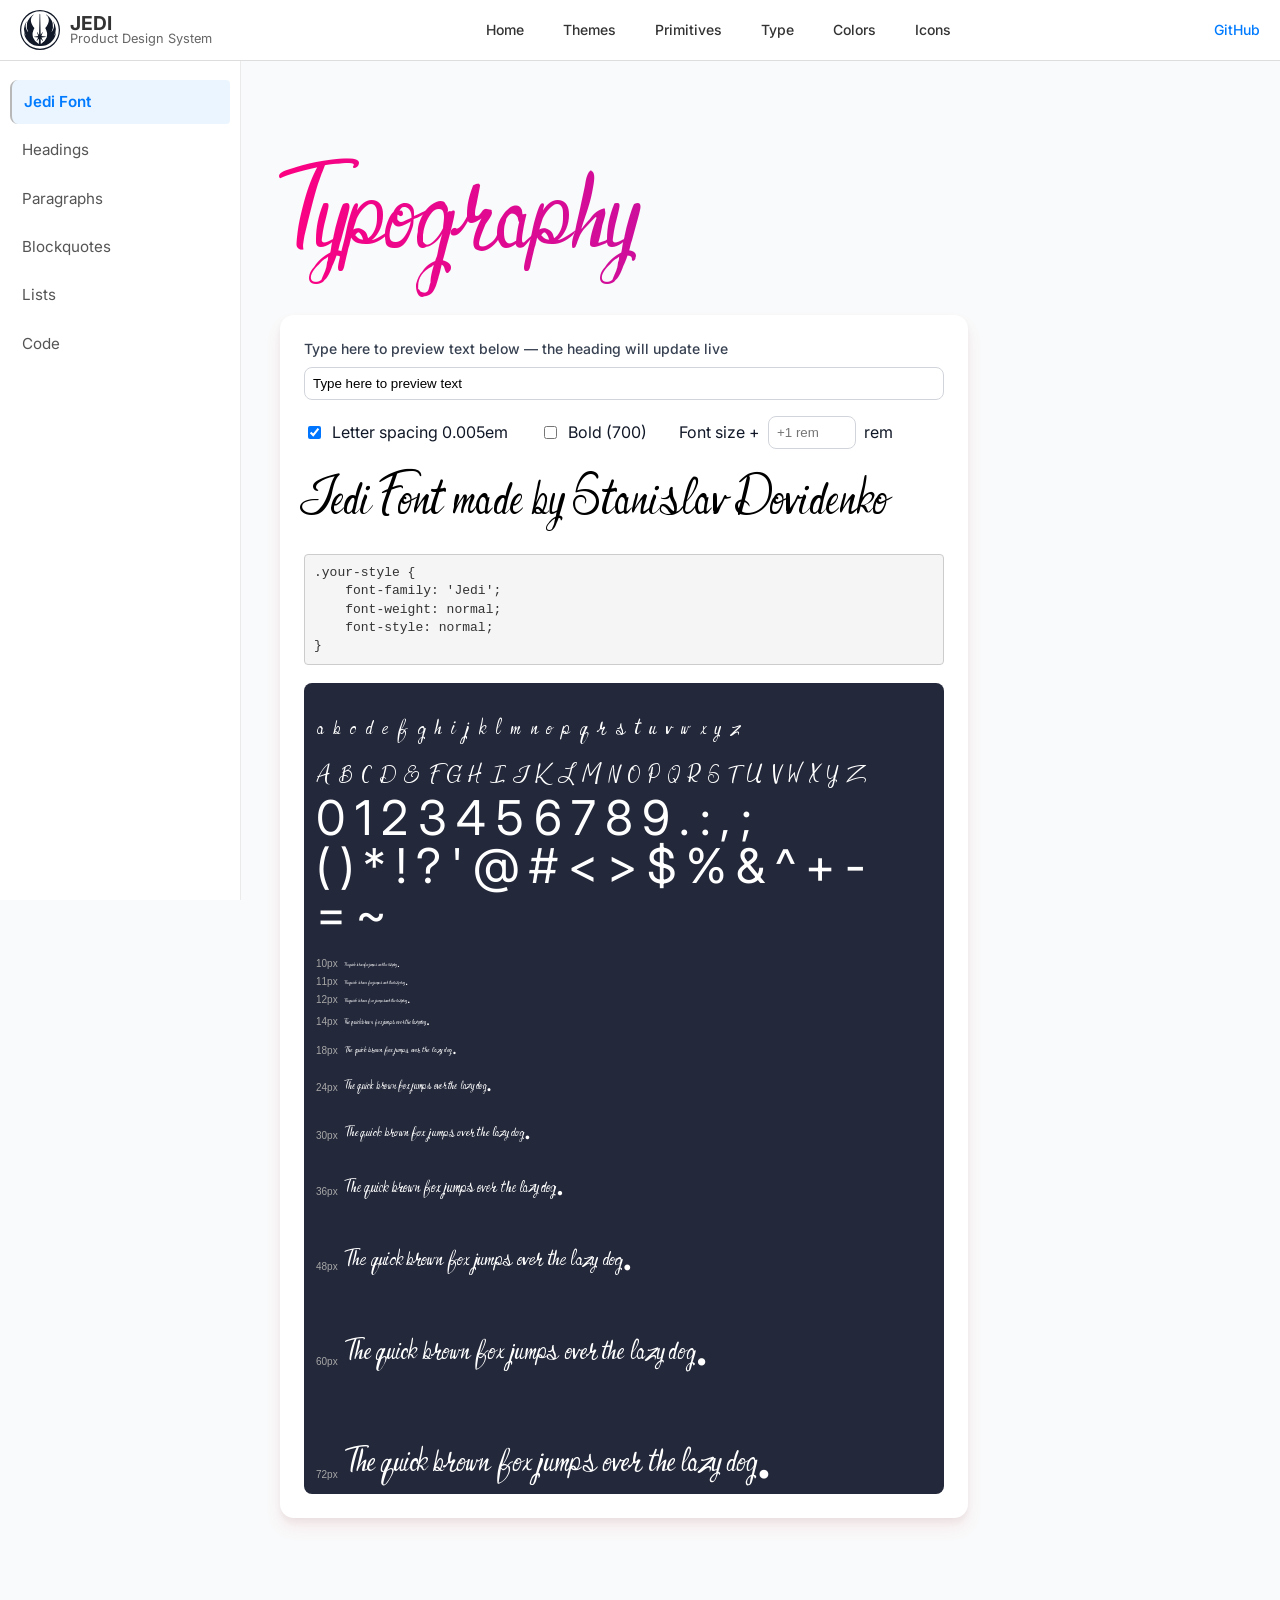
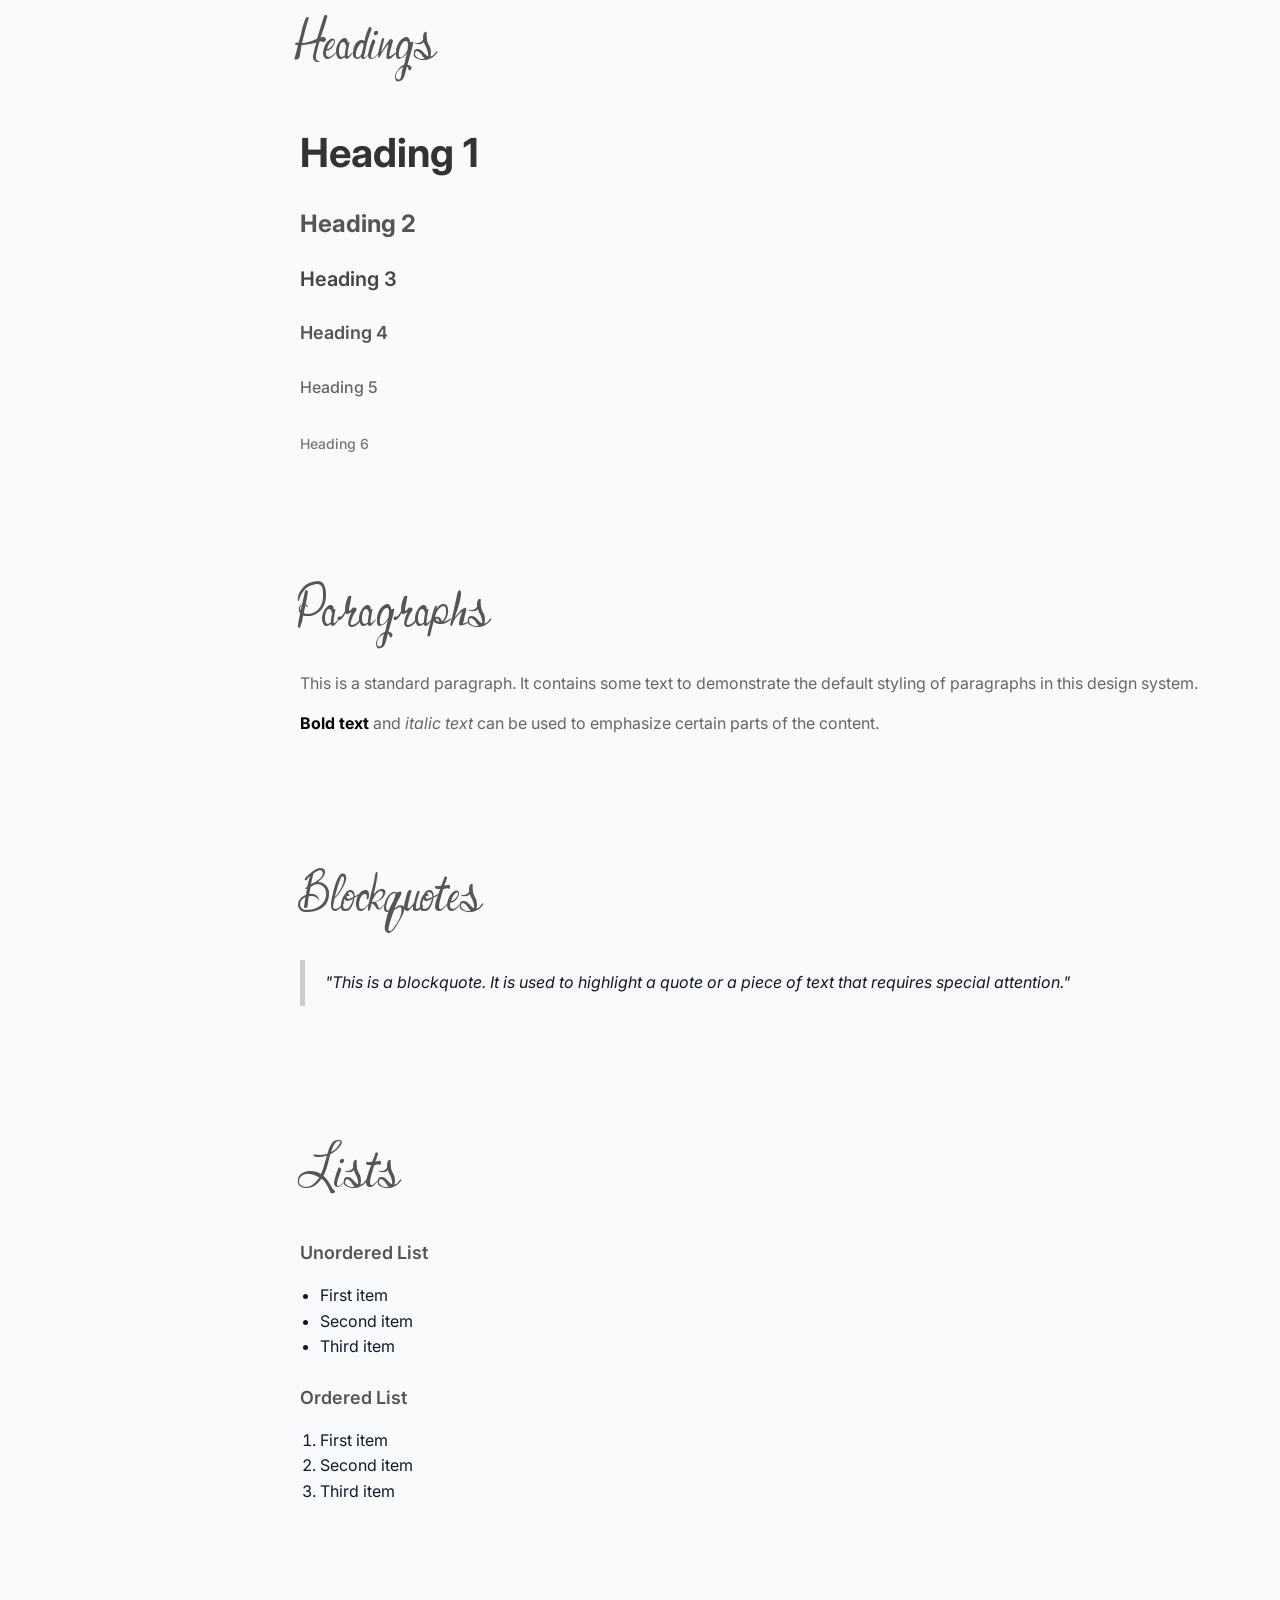
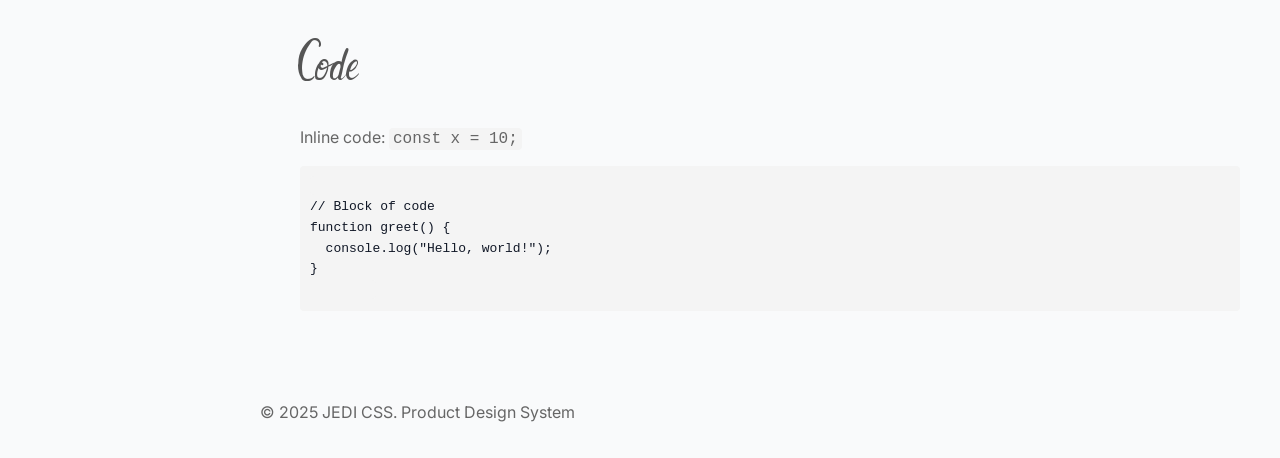
<file: type.html>
<!DOCTYPE html>
<html lang="en">
  <head>
    <meta charset="UTF-8">
    <meta name="viewport" content="width=device-width, initial-scale=1">
    <title>Type - UI Components</title>
    <link rel="stylesheet" href="css/styles.css">
    <link rel="stylesheet" href="css/trigger.css">
    <link rel="stylesheet" href="css/hr.css">
    <!-- This font is protected. For demonstration purposes only on stasdodesign.github.io -->
    <link href="fonts/Jedi_Font.css" rel="stylesheet">
    <link href="https://fonts.googleapis.com/css2?family=Inter:wght@400;500;700&display=swap" rel="stylesheet">
    <link rel="icon" type="image/png" href="jedicss.ico/favicon-96x96.png" sizes="96x96" />
    <link rel="icon" type="image/svg+xml" href="jedicss.ico/favicon.svg" />
    <link rel="shortcut icon" href="jedicss.ico/favicon.ico" />
    <link rel="apple-touch-icon" sizes="180x180" href="jedicss.ico/apple-touch-icon.png" />
    <meta name="apple-mobile-web-app-title" content="JEDI CSS. Product Design System" />
    <link rel="manifest" href="jedicss.ico/site.webmanifest" /> 
 <style>
      /* Стили только для демонстрационного блока Jedi Font */
      .jedi-font-demo-wrapper {
        background: #fff;
        border-radius: 14px;
        box-shadow: 0 2px 16px rgba(0,0,0,0.10);
        box-shadow: 0 10px 15px rgba(222, 101, 101, 0.1), 0 4px 6px rgba(0, 0, 0, 0.05);
        /*margin:2rem auto 2rem auto;*/
        max-width: 640px;
        padding: 24px 24px 24px 24px;
      
      }
      .jedi-font-demo-title {
        font-family: 'Jedi', 'Inter', Arial, sans-serif;
        font-size: 7rem;
        /*letter-spacing: 0.005em;*/
        margin-bottom: 0.7rem;
        font-weight: 400;
        /*text-transform: uppercase;*/
        line-height: 0.57;
        /*background: #23283a;*/
        color: #000000;
        /*border-radius: 10px;*/
        padding: 18px 20px;
        margin-left: -24px;
        margin-right: -24px;
        margin-top: -30px;
        word-spacing: 0.035em;
        white-space: normal;
        word-break: break-word;
      }
      h2.jedi-font-demo-title {
        color: #555;
      }
      .jedi-font-demo-title--blend {
        font-size: 15rem;
        margin-bottom: 0.7rem;
        font-weight: 400;
        background: linear-gradient(90deg, #ff0080 0%, #7928CA 100%);
        -webkit-background-clip: text;
        -webkit-text-fill-color: transparent;
        background-clip: text;
        text-fill-color: transparent;
        word-spacing: 0.035em;
        margin-top: -60px;
        line-height: 0.7;
      }
      .jedi-font-demo-pre {
        display: block;
        padding: 9px;
        margin: 0 0 18px 0;
        font-family: Monaco, Menlo, Consolas, "Courier New", monospace;
        font-size: 13px;
        line-height: 1.4;
        color: #333;
        background-color: #f5f5f5;
        border: 1px solid #ccc;
        border-radius: 4px;
        overflow-x: auto;
        text-align: left;
      }
      .jedi-font-demo-container {
        font-family: 'Jedi', 'Inter', Arial, sans-serif;
        font-weight: normal;
        font-style: normal;
        overflow-x: auto;
        overflow-y: hidden;
        /*margin-bottom: 24px;*/
        line-height: 1.3;
        white-space: nowrap;
        padding-bottom: 5px;
        background: #23283a;
        border-radius: 8px;
        color: #ffe066;
        padding: 18px 12px 12px 12px;
      }
      .jedi-font-demo-letters {
        font-size: 3rem;
        margin-bottom: 20px;
        margin-top: 0px;
        color: #fff;
        letter-spacing: 0.2em;
        line-height: 1;
        white-space: normal; 
        word-break: break-word;
      }
      .jedi-font-demo-size:before {
        font-family: Arial, sans-serif;
        font-size: 10px;
        font-weight: normal;
        font-style: normal;
        color: #a8a8a8;
        padding-right: 6px;
        content: attr(data-size);
      }
      .jedi-font-demo-size {
        display: block;
        margin-bottom: 4px;
        color: #fff;
        white-space: normal;
        word-break: break-word;
        word-spacing: 0.06em;
        line-height: 0.57;
      }
      .jedi-font-demo-title-input-wrapper input[type="text"] {
  width: 100%;
  min-width: 0;
  max-width: 100%;
  box-sizing: border-box;
  display: block;
  margin: 0 auto;
}
      /* Responsive */
      @media (max-width: 959px) {
        .jedi-font-demo-wrapper {
          width: auto;
          margin: 1rem 0 1rem 0;
          padding: 12px 4vw 12px 4vw;
        }
        h1.jedi-font-demo-title {
          font-size: 10rem;
          padding: 12px 38px;
          margin-left: -4vw;
          margin-right: -4vw;
        }
         h3.jedi-font-demo-title {
           font-size: 7rem;
        } 
      }
    </style>
  </head>
<body>

  <!-- Главное меню -->
  <header class="main-header">
    <div class="logo">
      <svg class="logo-img" id="Layer_1" data-name="Layer 1" xmlns="http://www.w3.org/2000/svg" viewBox="0 0 20 20" fill="currentColor">
        <path d="M399.93,408a7.59,7.59,0,0,1-7.9-6.61.1.1,0,0,1,.07-.1h0a.1.1,0,0,1,.09.06,9.65,9.65,0,0,0,.77,1.6,7,7,0,0,1,.2-7.09.1.1,0,0,1,.07,0l.05,0a.08.08,0,0,1,0,.12c-1.09,2.06.07,4.14.86,5.19a6.51,6.51,0,0,1-.63-4.53,7.8,7.8,0,0,1,3.23-4.34h0a.08.08,0,0,1,.07,0,.08.08,0,0,1,0,.12,3.2,3.2,0,0,0-1.38,2.29c-.2,2.11,1.73,4.27,1.75,4.29a.09.09,0,0,1,0,.1,5.78,5.78,0,0,0-.67,4.64,6.24,6.24,0,0,0,2.92,3.26l.06-2.63-1.05,1.1a.07.07,0,0,1-.06,0l-.05,0a.08.08,0,0,1,0-.11l.79-1.56-2.08-.3a.08.08,0,0,1-.07-.09.1.1,0,0,1,.07-.09l2.09-.3-.67-1.85a.1.1,0,0,1,.05-.11h0a.07.07,0,0,1,.07,0l.95,1.38.27-10.34A.09.09,0,0,1,400,392h0a.09.09,0,0,1,.09.09c0,.06.19,7.05.27,10.34l.95-1.38a.1.1,0,0,1,.07,0h0a.09.09,0,0,1,0,.11l-.67,1.85,2.09.3a.11.11,0,0,1,.08.09.09.09,0,0,1-.08.09l-2.08.3.8,1.56a.09.09,0,0,1,0,.11.07.07,0,0,1-.06,0l-.06,0-1.05-1.1c0,1.62.06,2.36.07,2.63a6.23,6.23,0,0,0,2.91-3.26,5.78,5.78,0,0,0-.67-4.64.09.09,0,0,1,0-.1s1.95-2.18,1.75-4.28a3.2,3.2,0,0,0-1.38-2.29.09.09,0,0,1,0-.13.12.12,0,0,1,.08,0l0,0a7.76,7.76,0,0,1,3.23,4.33,6.5,6.5,0,0,1-.62,4.53c.78-1,1.94-3.12.85-5.19a.09.09,0,0,1,0-.12l.05,0a.08.08,0,0,1,.07,0A7,7,0,0,1,407,403a8.06,8.06,0,0,0,.83-1.67.1.1,0,0,1,.09-.06h0a.1.1,0,0,1,.07.1,7.59,7.59,0,0,1-7.9,6.61h-.14Z" transform="translate(-390 -390)"/>
        <path d="M400,410a10,10,0,1,1,10-10A10,10,0,0,1,400,410Zm0-19.39a9.39,9.39,0,1,0,9.39,9.39A9.4,9.4,0,0,0,400,390.61Z" transform="translate(-390 -390)"/>
      </svg>
      <div class="logo-text">
        <span class="logo-title">JEDI</span>
        <span class="logo-subtitle">Product Design System</span>
      </div>
    </div>
    <nav class="main-nav">      <a href="index.html" class="nav-link">Home</a>
      <a href="themes.html" class="nav-link">Themes</a>
      <a href="primitives.html" class="nav-link">Primitives</a>
      <a href="type.html" class="nav-link active">Type</a>
      <a href="colors.html" class="nav-link">Colors</a>
      <a href="icons.html" class="nav-link">Icons</a>
    </nav>
    <button class="burger" id="burger-btn">☰</button>
    <div class="extra-menu">
      <a href="https://github.com/stasdodesign/portfolio" class="menu-link">GitHub</a>
    </div>
  </header>
  <div class="overlay" id="overlay"></div>

  
  <!-- Второе меню - Якоря -->
  <aside class="sub-nav">
    <ul>
      <li><a href="#JediFont" class="nav-link">Jedi Font</a></li>
      <li><a href="#Headings" class="nav-link">Headings</a></li>
      <li><a href="#Paragraphs" class="nav-link">Paragraphs</a></li>
      <li><a href="#Blockquotes" class="nav-link">Blockquotes</a></li>
      <li><a href="#Lists" class="nav-link">Lists</a></li>
      <li><a href="#Code" class="nav-link">Code</a></li>
    </ul>
  </aside>
  <!-- Компоненты -->
  <main class="components-list">
      <!-- Второе меню - Якоря -->
 
<div class="jedi-mobile-wrapper">
  <button class="jedi-mobile-btn" id="jedi-btn">
    <span>Page navigation</span>
    <svg viewBox="0 0 24 24" fill="none" stroke="currentColor" stroke-width="2" stroke-linecap="round" stroke-linejoin="round">
      <polyline points="6 9 12 15 18 9"></polyline>
    </svg>
  </button>
  
<nav class="jedi-mobile-list" id="jedi-list">
   <div class="jedi-label" style="padding: 10px 16px; font-size: 12px; font-weight: 700; color: #999; text-transform: uppercase; letter-spacing: 0.05em;">Typography</div>
  <a href="#JediFont" class="jedi-link">Jedi Font</a>
  <a href="#Headings" class="jedi-link">Headings</a>
  <a href="#Paragraphs" class="jedi-link">Paragraphs</a>
  <a href="#Blockquotes" class="jedi-link">Blockquotes</a>
  <a href="#Lists" class="jedi-link">Lists</a>
  <a href="#Code" class="jedi-link">Code</a>
</nav>
</div>
    <!-- Демонстрация Jedi Font -->
    <section id="JediFont" class="component-section"></section>
    <h1 class="jedi-font-demo-title jedi-font-demo-title--blend">Typography</h1>     
    <section class="jedi-font-demo-wrapper" aria-labelledby="jedi-font-demo-title">
<div class="jedi-font-demo-title-input-wrapper" style="max-width: 100%; margin: 0 auto 1rem auto;">
  <label for="jediFontTitleInput" class="block text-sm font-medium text-gray-700 mb-2">
    Type here to preview text below — the heading will update live
</label>
  </label>
  <input
    type="text"
    id="jediFontTitleInput"
    class="mt-1 block w-full border border-gray-300 rounded-lg p-2 focus:outline-none focus:ring-2 focus:ring-blue-500"
    placeholder="Type here to preview text"
    value="Type here to preview text"
  />
</div>
  <!-- Новые параметры для управления стилем -->
  </div><div class="flex items-center space-x-4 flex-wrap sm:flex-nowrap" style=" margin-bottom: 1.5rem; gap: 1rem;">
    <label class="flex items-center space-x-2">
      <input type="checkbox" id="jediLetterSpacing" checked>
      <span style="font-size: 1rem;">Letter spacing 0.005em</span>
    </label>
    <label class="flex items-center space-x-2">
      <input type="checkbox" id="jediFontWeight">
      <span style="font-size: 1rem;">Bold (700)</span>
    </label>
    <label class="flex items-center space-x-2">
      <span style="font-size: 1rem;">Font size +</span>
      <input type="number" id="jediFontSize" class="w-28 border border-gray-300 rounded-lg p-2 mt-mobile ml-mobile-0" placeholder="+1 rem" min="0" step="0.1" style="width: 5.5rem;">
      <span style="font-size: 1rem;">rem</span>
    </label>
  </div>     
      <div class="jedi-font-demo-title" id="jedi-font-demo-title">
        Jedi Font made by Stanislav Dovidenko
      </div>

</div>      
      <pre class="jedi-font-demo-pre" title="Usage">.your-style {
    font-family: 'Jedi';
    font-weight: normal;
    font-style: normal;
}</pre>
      <div class="jedi-font-demo-container">
        <p class="jedi-font-demo-letters">
          abcdefghijklmnopqrstuvwxyz<br>
          ABCDEFGHIJKLMNOPQRSTUVWXYZ<br>
          0123456789.:,;()*!?'@#&lt;&gt;$%&^+-=~
        </p>
        <p class="jedi-font-demo-size" data-size="10px" style="font-size: 10px;">The quick brown fox jumps over the lazy dog.</p>
        <p class="jedi-font-demo-size" data-size="11px" style="font-size: 11px;">The quick brown fox jumps over the lazy dog.</p>
        <p class="jedi-font-demo-size" data-size="12px" style="font-size: 12px;">The quick brown fox jumps over the lazy dog.</p>
        <p class="jedi-font-demo-size" data-size="14px" style="font-size: 14px;">The quick brown fox jumps over the lazy dog.</p>
        <p class="jedi-font-demo-size" data-size="18px" style="font-size: 18px;">The quick brown fox jumps over the lazy dog.</p>
        <p class="jedi-font-demo-size" data-size="24px" style="font-size: 24px;">The quick brown fox jumps over the lazy dog.</p>
        <p class="jedi-font-demo-size" data-size="30px" style="font-size: 30px;">The quick brown fox jumps over the lazy dog.</p>
        <p class="jedi-font-demo-size" data-size="36px" style="font-size: 36px;">The quick brown fox jumps over the lazy dog.</p>
        <p class="jedi-font-demo-size" data-size="48px" style="font-size: 48px;">The quick brown fox jumps over the lazy dog.</p>
        <p class="jedi-font-demo-size" data-size="60px" style="font-size: 60px;">The quick brown fox jumps over the lazy dog.</p>
        <p class="jedi-font-demo-size" data-size="72px" style="font-size: 72px;">The quick brown fox jumps over the lazy dog.</p>
      </div>
    </section>

    <!-- Typography -->
    <section id="Headings" class="component-section">
      <!-- Заголовки -->
      <h2 class="jedi-font-demo-title">Headings</h2>
      <div class="component-example">
        <h1>Heading 1</h1>
        <h2>Heading 2</h2>
        <h3>Heading 3</h3>
        <h4>Heading 4</h4>
        <h5>Heading 5</h5>
        <h6>Heading 6</h6>
      </div>
</section>
<section id="Paragraphs" class="component-section">    
      <!-- Параграфы -->
      <h2 class="jedi-font-demo-title">Paragraphs</h2>
      <div class="component-example">
        <p>This is a standard paragraph. It contains some text to demonstrate the default styling of paragraphs in this design system.</p>
        <p><strong>Bold text</strong> and <em>italic text</em> can be used to emphasize certain parts of the content.</p>
      </div>
    </section>

    <section id="Blockquotes" class="component-section">  
      <!-- Цитаты -->
      <h2 class="jedi-font-demo-title">Blockquotes</h2>
      <div class="component-example">
        <blockquote>
          "This is a blockquote. It is used to highlight a quote or a piece of text that requires special attention."
        </blockquote>
      </div>
    </section>

    <section id="Lists" class="component-section">  
      <!-- Списки -->
      <h2 class="jedi-font-demo-title">Lists</h2>
      <div class="component-example">
        <h4>Unordered List</h4>
        <ul>
          <li>First item</li>
          <li>Second item</li>
          <li>Third item</li>
        </ul>
        <h4>Ordered List</h4>
        <ol>
          <li>First item</li>
          <li>Second item</li>
          <li>Third item</li>
        </ol>
      </div>
    </section>

    <section id="Code" class="component-section">  
      <!-- Код -->
      <h2 class="jedi-font-demo-title">Code</h2>
      <div class="component-example">
        <p>Inline code: <code>const x = 10;</code></p>
        <pre><code>
// Block of code
function greet() {
  console.log("Hello, world!");
}
        </code></pre>
      </div>
    </section>

  </main>

  <script src="js/modal.js"></script>
  <script src="js/tabs.js"></script>
  <script src="js/accordion.js"></script>
  <script src="js/burger.js"></script>
  <script src="js/scroll.js"></script>
  <script>
  // filepath: c:\git\type.html
  // Обновление заголовка при вводе
  document.addEventListener('DOMContentLoaded', function() {
    const input = document.getElementById('jediFontTitleInput');
    const title = document.getElementById('jedi-font-demo-title');
    if (input && title) {
      input.addEventListener('input', function() {
        title.textContent = input.value;
      });
    }
  });
</script>
<script>
  // filepath: c:\git\type.html
  document.addEventListener('DOMContentLoaded', function() {
    const input = document.getElementById('jediFontTitleInput');
    const title = document.getElementById('jedi-font-demo-title');
    const letterSpacing = document.getElementById('jediLetterSpacing');
    const fontWeight = document.getElementById('jediFontWeight');
    const fontSizeInput = document.getElementById('jediFontSize');

    // Начальные значения
    let baseFontSize = 7; // rem, как в CSS
    let fontSizeDelta = 0;

    function updateTitleStyle() {
      title.style.letterSpacing = letterSpacing.checked ? '0.005em' : '0em';
      title.style.fontWeight = fontWeight.checked ? '700' : '400';
      title.style.fontSize = (baseFontSize + (parseFloat(fontSizeInput.value) || 0)) + 'rem';
    }

    if (input && title) {
      input.addEventListener('input', function() {
        title.textContent = input.value;
      });
    }
    if (letterSpacing && title) {
      letterSpacing.addEventListener('change', updateTitleStyle);
    }
    if (fontWeight && title) {
      fontWeight.addEventListener('change', updateTitleStyle);
    }
    if (fontSizeInput && title) {
      fontSizeInput.addEventListener('input', updateTitleStyle);
    }
    // Установить начальное значение font-size
    if (fontSizeInput) fontSizeInput.value = '';
    updateTitleStyle();
  });
</script>
    <!-- Подвал -->
    <footer>
      <p>&copy; 2025 JEDI CSS. Product Design System</p>
  </footer>
</body>
</html>
</file>
<file: css/styles.css>
﻿/* Плавная прокрутка для всей страницы */
html {
  scroll-behavior: smooth;
}

/* Отступы для блоков, чтобы шапка их не перекрывала при скролле */
/* Высота 80px - это примерная высота твоей шапки + отступ */
#form, #HR, #Trigger {
  scroll-margin-top: 80px; 
}

/* Основные стили для компонентов */
body {
  font-family: 'Inter', sans-serif;
  line-height: 1.6;
  background-color: #f9fafb;
  color: #111827;
  margin: 0;
  padding: 0;
}
footer {
  text-align: left;
  padding: 20px;
  background-color: none;
  color: white;
  position: relative;
  margin-left: 240px;
}
@media (max-width: 768px) {
  footer {
    margin-left: 0 !important;
  }
}
/* Стили для заголовков */
h1 {
  font-size: 2.5rem; /* Размер шрифта */
  font-weight: bold; /* Жирность */
  margin-bottom: 20px; /* Отступ снизу */
  color: #333; /* Цвет текста */
}

h2 {
  font-size: 2rem;
  font-weight: bold;
  margin-bottom: 15px;
  color: #555;
}

h3 {
  font-size: 1.25rem; /* Размер шрифта */
  font-weight: 600; /* Полужирный текст */
  margin-bottom: 10px; /* Отступ снизу */
  color: #444; /* Цвет текста */
}

p {
  font-size: 1rem;
  line-height: 1.5; /* Межстрочный интервал */
  color: #666;
}

small {
  font-size: 0.875rem;
  color: #999;
}

strong {
  font-weight: bold;
  color: #000;
}

header, nav {
  background-color: #fff;
  padding: 10px;
}

input, textarea {
  box-sizing: border-box; /* Учитывать границы и отступы в ширине */
}
/* Фиксированная шапка (main-header) */
.main-header {
  position: fixed;
  top: 0;
  left: 0;
  right: 0;
  height: 40px;
  background-color: #fff;
  z-index: 10000 !important;
  display: flex;
  align-items: center;
  justify-content: space-between;
  font-size: 14px;
}

/* Основной стиль для main-header */
.main-header {
  display: flex;
  align-items: center;
  justify-content: space-between; /* Пространство между элементами */
  padding: 0 20px;
  height: 60px;
  background-color: #fff;
  border-bottom: 1px solid #ddd;
}

/* Навигация в шапке */
  .main-nav {
    display: none; /* по умолчанию скрыта на мобильных */
    /*position: absolute;*/
    background-color: #fff;
    /*flex-direction: column;*/
    padding: 10px 0;
    z-index: 1000;
	color: white;
  }

  .main-nav.active {
    display: flex; /* появляется при активации */
  }

.main-nav .nav-link {
  color: #333;  /* Темно-серый текст */
  text-decoration: none;
  font-weight: 500;
  padding: 5px 10px;
}

.main-nav .nav-link:hover {
  text-decoration: underline;  /* Подчеркивание при наведении */
  text-decoration-thickness: 2px;
  text-underline-offset: 5px;
  
}
.main-nav .nav-link.active {
  font-weight: 600;
  color: #007bff; /* Синий цвет для активной ссылки */
  bottom: 2px solid #007bff; /* Синяя линия под активной ссылкой */
  background-color: rgba(0, 123, 255, 0.1); /* Светлый синий фон */
  border-radius: 4px; /* Скругленные углы */
  padding: 5px 10px; /* Отступы вокруг текста*/ 
}

/* Дополнительное меню справа */
.extra-menu {
  display: flex;
  gap: 15px;
}
.extra-menu .menu-link {
  text-decoration: none;
  color: #007bff;
  font-weight: 500;
}

.extra-menu .menu-link:hover {
  text-decoration: underline;
}

/* Скрыть extra-menu в мобильной версии */
@media (max-width: 768px) {
  .extra-menu {
    display: none; /* Скрыть меню */
  }
}

/* ==========================================
   НАВИГАЦИЯ (Mobile-First логика)
   ========================================== */

/* 1. БАЗОВЫЕ СТИЛИ НАВИГАЦИИ (МОБИЛЬНАЯ ВЕРСИЯ) */
.main-nav {
  display: none; /* По умолчанию на мобилке скрыто */
  position: absolute; /* Выпадает поверх контента */
  top: 100%; /* Ровно под шапкой */
  left: 0;
  width: 100%;
  background-color: #ffffff; /* Белый фон выпадающего меню */
  padding: 20px;
  z-index: 1000;
  box-shadow: 0 20px 20px rgba(0,0,0,0.1);
}

/* 2. АКТИВНОЕ СОСТОЯНИЕ (КОГДА НАЖАЛИ БУРГЕР НА МОБИЛКЕ) */
.main-nav.active {
  flex-direction: column; /* Ссылки идут сверху вниз */
  gap: 10px;
  z-index: 10000; /* Поверх всего */
  display: flex;
  position: absolute;
  top: 60px; /* Высота шапки */
  left: 0;
  right: 0;   /* Жестко прижимаем к правому краю */
  width: 100%; 
  box-sizing: border-box; /* Чтобы padding не раздувал ширину */
  background-color: #fff;
  z-index: 1000;
}

/* 3. СТИЛИ ССЫЛОК */
.main-nav .nav-link {
  color: #333;  /* Темно-серый текст */
  text-decoration: none;
  font-weight: 500;
  padding: 8px 12px;
  transition: all 0.2s ease;
}

.main-nav .nav-link:hover {
  text-decoration: underline; 
  text-decoration-thickness: 2px;
  text-underline-offset: 5px;
}

/* Стили активной страницы */
.main-nav .nav-link.active {
  font-weight: 600;
  color: #007bff; 
  bottom: 2px solid #007bff; /* Исправлена опечатка (было bottom) */
  background-color: rgba(0, 123, 255, 0.05); 
  border-radius: 6px; 
}

/* 4. ДОПОЛНИТЕЛЬНОЕ МЕНЮ (GitHub) */
.extra-menu {
  display: none; /* На мобилке скрываем */
  gap: 15px;
}

.extra-menu .menu-link {
  text-decoration: none;
  color: #007bff;
  font-weight: 500;
}

.extra-menu .menu-link:hover {
  text-decoration: underline;
}

/* ==========================================
   ДЕСКТОПНАЯ ВЕРСИЯ (От 769px и выше)
   ========================================== */
@media (min-width: 769px) {
  
  .main-nav {
    display: flex; /* Всегда показываем на десктопе */
    position: static; /* Убираем выпадение, возвращаем в поток шапки */
    flex-direction: row; /* Ссылки в один ряд */
    width: auto;
    background-color: transparent; /* Убираем белый фон */
    padding: 0;
    box-shadow: none;
    margin-left: 20px;
    align-items: center;
    gap: 15px;
  }

  /* Страховка: даже если через JS добавлен класс .active, на десктопе ничего не сломается */
  .main-nav.active {
    display: flex;
    flex-direction: row;
  }

  .extra-menu {
    display: flex; /* Показываем GitHub на десктопе */
  }
}

@media (max-width: 768px) {
  .main-nav.active {
    margin-left: 0 !important; /* Убираем десктопный сдвиг */
    margin-right: 0 !important;
  }
}

@media (min-width: 769px) {
    /* Основное меню для десктопа */
    .main-nav {
        display: flex !important; /* Всегда показываем */
        flex-direction: row !important; /* В одну линию */
        
        /* КРИТИЧЕСКИ ВАЖНО: сбрасываем мобильное позиционирование */
        position: static !important; 
        width: auto !important; 
        height: auto !important;
        background-color: transparent !important; /* Убираем белый фон выпадашки */
        box-shadow: none !important; /* Убираем тень выпадашки */
        
        margin-left: 20px;
        gap: 15px;
    }

    /* На всякий случай сбрасываем активное состояние, если оно осталось от мобилки */
    .main-nav.active {
        position: static !important;
        display: flex !important;
        flex-direction: row !important;
        box-shadow: none !important;
    }

    /* Прячем бургер на десктопе */
    .burger {
        display: none !important;
    }
}
/*.sub-nav {
  background-color: #fff;
  padding: 10px;
  width: 200px;
  position: fixed;
  top: 60px; /* под фиксированным header */
  bottom: 0;
  left: -220px; /* прячем за левым краем */
  transition: left 0.3s ease; /* добавляем анимацию */
/*  z-index: 999; /* поверх overlay */
  /*overflow-y: hidden; /* по умолчанию скрываем скролл */
/*}
*/
/* Активное состояние sub-nav */
.sub-nav.active {
  left: 0; /* выехать на экран */
  overflow-y: auto; /* показываем скролл при наведении */
}

/* При наведении на sub-nav появляется прокрутка */
.sub-nav:hover {
  overflow-y: auto; /* показываем скролл при наведении */
}

.sub-nav ul {
  list-style: none;
  padding: 0;
}

.sub-nav li {
  /*margin-bottom: 10px;*/
  /*margin-left: 20px;*/
  /*padding: 0 15px 0;*/
}

.sub-nav a {
  color: #333;
  text-decoration: none;
}

.sub-nav a:hover {
  color: #007bff;
}

.sub-nav .nav-link {
  color: #666666; /* спокойный тёмно-серый */
  text-decoration: none;
  padding: 8px 12px;
  display: block;
  transition: color 0.3s, background-color 0.3s, border-left-color 0.3s;
}

.sub-nav .nav-link.active {
  color: #222; /*черный */
  font-weight: 500;
  border-left: 2px solid #b8b8b8; /* серый акцент слева */
  background-color: rgba(176, 176, 176, 0.1); /* светлый серый фон */
  border-top-right-radius: 4px;
  border-bottom-right-radius: 4px;
}

.component-section {
  /*margin-left: 220px;*/
  padding: 20px;
  margin-top: 20px;
}
/* Добавляем отступ сверху для якорных ссылок */
.component-section::before {
  content: '';
  display: block;
  height: 60px; /* Высота отступа */
  margin-top: 0px; /* Смещение вверх на ту же высоту */
  visibility: hidden;
}

h2 {
  font-size: 1.5rem;
}

.component-example {
  margin-top: 10px;
}

/* Основной стиль для списка компонентов */
.components-list {
  padding: 0px 20px 20px;
  margin-top: 60px; /* Отступ от хедера */
}

/* Для десктопной версии: сдвигаем components-list вправо */
@media (min-width: 769px) {
  .components-list {
    margin-left: 260px; /* Сдвигаем вправо, чтобы не было наложения с меню */
  }
}

/* Для мобильной версии сохраняем текущие стили */
@media (max-width: 768px) {
  .components-list {
    margin-left: 0; /* Нет отступа слева для мобильной версии */
    padding: 40px 20px 20px; /* Добавим отступы как в текущей версии */
  }
}

/* Media Queries */
@media (min-width: 769px) {
  .main-nav {
    display: flex; /* Меню всегда открыто на больших экранах */
	margin-left: 10px;
  }

  .sub-nav {
    left: 0; /* Подменю всегда открыто на больших экранах */
  }

  .burger {
    display: none; /* Скрываем бургер на больших экранах */
  }

  .overlay {
    display: none; /* Скрываем overlay на больших экранах */
  }
}

@media (max-width: 768px) {
  .burger {
    display: block; /* Показываем бургер только на маленьких экранах */
  }

  .sub-nav {
    position: fixed;
    top: 60px;
    left: 0; /* скрыто слева */
    height: calc(100% - 60px);
    background-color: #fff;
    width: 200px;
    padding: 10px;
    transition: left 0.3s ease;
    z-index: 999;
    overflow-y: hidden; /* по умолчанию скрываем скролл */
  }
  
  .sub-nav.active {
    left: 0; /* показать панель */
    overflow-y: auto; /* показываем скролл при наведении */
  }
  
  .sub-nav:hover {
    overflow-y: auto; /* показываем скролл при наведении */
  }
  
  .components-list {
    margin-left: 0;
    padding: 40px 20px 20px;
  }
}


/* Стили для кнопок */

.button-row {
  display: flex;
  flex-wrap: wrap;
  gap: 1rem; /* 20px, можно изменить по вкусу */
  align-items: center;
}
.btn-primary {
  background-color: #007bff;
  color: #fff;
  border: none;
  text-align: center;
  text-decoration: none; /* Убираем подчёркивание */
  padding: 10px 20px;
  border-radius: 4px;
  cursor: pointer;
  font-size: 1rem;
  font-weight: 500;
  transition: background-color 0.3s ease;
  display: inline-flex;
  align-items: center;
  gap: 8px; /* Расстояние между текстом и иконкой */
  justify-content: center; /* Выравнивание по горизонтали */
  display: inline-block;
  margin-bottom: 10px;
}

.btn-primary .icon {
  display: inline-block;
  vertical-align: middle;
}
.btn-primary:hover {
  background-color: #0056b3;
}

.btn-primary:disabled {
  background-color: #ccc;
  cursor: not-allowed;
}

/* Secondary Button */
.btn-secondary-test {
  background-color: #f4f4f4;
  color: #333;
  border: 1px solid #bdbdbd;
  text-align: center;
  text-decoration: none;
  padding: 10px 20px;
  border-radius: 4px;
  cursor: pointer;
  font-size: 1rem;
  font-weight: 500;
  transition: background-color 0.3s, color 0.3s, border-color 0.3s;
  display: inline-flex;
  align-items: center;
  gap: 8px;
  justify-content: center;
  margin-bottom: 10px;
}

.btn-secondary-test:hover,
.btn-secondary-test:focus {
  background-color: #e9ecef;
  color: #222;
  border-color: #a0a0a0;
}

/* Success Button */
.btn-success {
  background-color: #28a745;
  color: #fff;
  border: none;
  padding: 10px 20px;
  border-radius: 4px;
  cursor: pointer;
  font-size: 1rem;
  transition: background-color 0.3s ease;
}

.btn-success:hover {
  background-color: #218838;
}

/* Warning Button */
.btn-warning {
  background-color: #ffc107;
  color: #333;
  border: none;
  padding: 10px 20px;
  border-radius: 4px;
  cursor: pointer;
  font-size: 1rem;
  transition: background-color 0.3s ease;
}

.btn-warning:hover {
  background-color: #e0a800;
}

/* Error Button */
.btn-error {
  background-color: #dc3545;
  color: #fff;
  border: none;
  padding: 10px 20px;
  border-radius: 4px;
  cursor: pointer;
  font-size: 1rem;
  transition: background-color 0.3s ease;
}

.btn-error:hover {
  background-color: #c82333;
}

/* Card */
.cards {
  display: flex;
  flex-wrap: wrap;
  gap: 20px;
  margin-top: 40px;
}

.card {
  flex: 1 1 300px;
  border: 1px solid #e0e0e0;
  border-radius: 8px;
  padding: 20px;
  transition: box-shadow 0.3s ease;
  background-color: #ffffff;
}

.card:hover {
  box-shadow: 0 4px 10px rgba(0, 0, 0, 0.1);
}

.card-img {
  width: 100%;
  height: auto;
  border-radius: 5px;
}

.card-body {
  padding: 10px;
}

.card-title {
  font-size: 1.25rem;
  margin-bottom: 10px;
}

.card-text {
  font-size: 1rem;
  color: #555555;
}

.card button {
  background-color: #007bff;
  color: white;
  border: none;
  padding: 10px 20px;
  cursor: pointer;
}
.card-body {
  display: flex;
  flex-direction: column;
  flex-grow: 1; /* Тело карточки растягивается на всю высоту */
  height: 100%;
}

.card-body p {
  flex-grow: 1; /* Текст занимает всё свободное место, выталкивая кнопку вниз */
  margin-bottom: 24px; /* Отступ от текста до кнопки */
}
/* Стили для новых иконок внутри карточек */
.card-icon {
  width: 32px;
  height: 32px;
  margin-bottom: 20px;
  color: #b0b0b0; /* Замени на свой акцентный цвет, если нужно */
  opacity: 0.8;
}

/* Container */
.cards {
  display: flex;
  flex-wrap: wrap;
  gap: 24px; /* Чуть увеличил отступ для "воздуха" */
  margin-top: 40px;
}

/* Card - Делаем саму карточку флекс-колонкой */
.card {
  flex: 1 1 300px;
  display: flex;
  flex-direction: column; /* Элементы внутри карточки идут сверху вниз */
  border: 1px solid #e0e0e0;
  border-radius: 16px; /* Более современное скругление */
  padding: 24px; /* Единый отступ внутри всей карточки */
  background-color: #ffffff;
  transition: transform 0.3s ease, box-shadow 0.3s ease;
}

/* Эффект наведения - добавил легкое "поднятие" */
.card:hover {
  box-shadow: 0 10px 20px rgba(0, 0, 0, 0.05);
  transform: translateY(-4px); 
}

/* Картинка (если она есть) */
.card-img {
  width: 100%;
  height: auto;
  border-radius: 8px;
  margin-bottom: 20px;
}

/* Card Body - Занимает все оставшееся место */
.card-body {
  display: flex;
  flex-direction: column;
  flex-grow: 1; /* Растягивает блок на всю высоту карточки */
  padding: 0; /* Убрал лишний padding, он теперь есть у .card */
}

/* Заголовки (поддерживает и твой класс, и тег h3 из HTML) */
.card-title, .card-body h3 {
  font-size: 1.25rem;
  margin-top: 0;
  margin-bottom: 12px;
  font-weight: 600;
}

/* Текст - Выталкивает кнопку вниз */
.card-text, .card-body p {
  font-size: 1rem;
  color: #555555;
  line-height: 1.5;
  flex-grow: 1; /* КРИТИЧЕСКИ ВАЖНО: Текст занимает всё свободное место */
  margin-bottom: 24px; /* Фиксированный отступ от текста до кнопки */
}

/* Кнопки и ссылки (поддерживает и button, и твои a.btn-secondary-test) */
.card button, .card a.btn-secondary-test {
  margin-top: auto; /* Страховка: всегда прижимает элемент к нижнему краю */
  display: inline-flex;
  align-items: center;
  justify-content: center;
  gap: 8px; /* Расстояние между текстом и иконкой внутри кнопки */
  background-color: #007bff;
  color: white;
  border: none;
  border-radius: 8px;
  padding: 10px 20px;
  cursor: pointer;
  text-decoration: none; /* Убирает подчеркивание у ссылок */
  font-weight: 500;
  font-size: 0.95rem;
  width: fit-content; /* Кнопка будет по ширине текста, а не на всю карточку */
  transition: background-color 0.2s ease;
}

.card button:hover, .card a.btn-secondary-test:hover {
  background-color: #0056b3;
}

/* Кнопки и ссылки (Secondary Style) */
.card button, .card a.btn-secondary-test {
  margin-top: auto; /* Якорь к низу карточки */
  display: inline-flex;
  align-items: center;
  justify-content: center;
  gap: 8px; 
  
  /* Цвета Secondary кнопки */
  background-color: #f3f4f6; /* Мягкий светло-серый фон */
  color: #111111; /* Почти черный текст для контраста */
  border: 1px solid transparent; /* Подготовка для hover, если захочешь добавить рамку */
  
  border-radius: 8px;
  padding: 10px 20px;
  cursor: pointer;
  text-decoration: none;
  font-weight: 500;
  font-size: 0.95rem;
  width: fit-content;
  transition: all 0.2s ease;
}

/* Эффект при наведении */
.card button:hover, .card a.btn-secondary-test:hover {
  background-color: #e5e7eb; /* Фон становится чуть темнее */
  color: #000000;
}

/* Tooltip */
.btn-primary[title] {
  position: relative;
}

.btn-primary[title]:hover::after {
  content: attr(title);
  position: absolute;
  top: -35px; /* Увеличиваем отступ, чтобы плашка была выше */
  left: 50%;
  transform: translateX(-50%);
  background-color: rgb(23, 23, 23);
  color: white;
  padding: 8px 10px;
  border-radius: 3px;
  font-size: 0.8rem;
  white-space: nowrap;
}

.alerts {
  margin-top: 40px;
  display: flex;
  flex-direction: column;
  gap: 15px;
}

.alert {
  padding: 15px 20px;
  border-radius: 6px;
  font-size: 1rem;
  color: #ffffff;
}

.alert.success {
  background-color: #4caf50;
}

.alert.error {
  background-color: #f44336;
}

.alert.info {
  background-color: #2196f3;
}

.switch-section {
  margin-top: 40px;
}

.switch {
  position: relative;
  display: inline-block;
  width: 60px;
  height: 34px;
}

.switch input {
  opacity: 0;
  width: 0;
  height: 0;
}

.slider {
  position: absolute;
  cursor: pointer;
  top: 0; left: 0;
  right: 0; bottom: 0;
  background-color: #ccc;
  transition: .4s;
  border-radius: 34px;
}

.slider:before {
  position: absolute;
  content: "";
  height: 26px;
  width: 26px;
  left: 4px;
  bottom: 4px;
  background-color: white;
  transition: .4s;
  border-radius: 50%;
}


.switch input:checked + .slider {
  background-color: #b83333;
}

.switch input:checked + .slider:before {
  transform: translateX(26px);
}

.modal-section {
  margin-top: 40px;
}

.open-modal-btn {
  background-color: #4caf50;
  color: white;
  padding: 12px 24px;
  border: none;
  cursor: pointer;
  border-radius: 8px;
  font-size: 16px;
}

/* Стили для модального окна */
.modal {
  display: none; /* Скрыто по умолчанию */
  position: fixed;
  top: 0;
  left: 0;
  width: 100%;
  height: 100%;
  background-color: rgba(0, 0, 0, 0.5); /* Полупрозрачный фон */
  z-index: 1000;
}

.modal-content {
  position: absolute;
  top: 50%;
  left: 50%;
  transform: translate(-50%, -50%);
  background-color: #fff;
  padding: 20px;
  border-radius: 8px;
  box-shadow: 0 4px 8px rgba(0, 0, 0, 0.2);
  width: 80%;
  max-width: 500px;
}

.modal .close {
  position: absolute;
  top: 10px;
  right: 10px;
  font-size: 1.5rem;
  cursor: pointer;
}

.close {
  color: #aaa;
  float: right;
  font-size: 28px;
  font-weight: bold;
  cursor: pointer;
}

.close:hover {
  color: black;
}

.tabs-section {
  margin-top: 40px;
}

.tabs {
  display: flex;
  gap: 10px;
}

.tab-link {
  padding: 10px 20px;
  background-color: #eee;
  border: none;
  cursor: pointer;
  font-size: 16px;
  border-radius: 6px 6px 0 0;
}

.tab-link.active {
  background-color: #4caf50;
  color: white;
}

.tab-content {
  display: none;
  padding: 20px;
  border: 1px solid #ddd;
  border-top: none;
  background-color: #f9f9f9;
}

.accordion-section {
  margin-top: 40px;
}

.accordion {
  background-color: #eee;
  color: #444;
  cursor: pointer;
  padding: 14px 20px;
  width: 100%;
  text-align: left;
  border: none;
  outline: none;
  font-size: 16px;
  transition: background-color 0.2s ease;
  border-radius: 6px;
  margin-bottom: 5px;
}

.accordion.active, .accordion:hover {
  background-color: #ccc;
}

.panel {
  padding: 0 20px;
  background-color: white;
  display: none;
  overflow: hidden;
  border: 1px solid #ddd;
  border-radius: 0 0 6px 6px;
  margin-bottom: 10px;
}

/* Стили для логотипа */
.logo {
  display: flex;
  align-items: center;
  gap: 10px; /* Расстояние между логотипом и текстом */
  height: 100%; /* Растянуть по высоте заголовка */
}

.logo-img {
  height: 40px; /* Высота SVG или изображения */
  width: auto; /* Автоматическая ширина */
}

.logo-text {
  display: flex;
  flex-direction: column;
  justify-content: center;
  line-height: 1; /* Убираем лишние отступы */
}

.logo-title {
  font-size: 1.2rem; /* Размер текста заголовка */
  font-weight: bold;
  color: #333;
}

.logo-subtitle {
  font-size: 0.8rem; /* Размер текста подписи */
  color: #666;
}


/* Кнопка бургер */
.burger {
  display: none; /* по умолчанию скрыта */
  background: none;
  border: none;
  font-size: 18px;
  color: #333;
 
  cursor: pointer;
  z-index: 1001; /* поверх хедера */
}

/* Скрыть логотип, если активен класс .burger-active */
/*@media (max-width: 768px) {
  .main-header.burger-active .logo {
    display: none; /* Скрыть логотип */
  /*}*/
  
  .main-header .burger {
    position: relative;
    z-index: 1000; /* Убедиться, что бургер всегда виден */
  }
}

/* Уменьшение отступов в меню на мобильных устройствах */
@media (max-width: 768px) {
  .main-header {
    padding: 0 10px; /* Уменьшаем отступы по краям */
  }

  .main-nav .nav-link {
    padding: 5px 8px; /* Уменьшаем внутренние отступы ссылок */
    font-size: 0.9rem; /* Уменьшаем размер текста, если нужно */
  }

  .extra-menu {
    padding: 0 10px; /* Уменьшаем отступы для дополнительного меню */
  }
}

/* Мобильная версия */
@media (max-width: 768px) {
  .burger {
    display: block;
  }
  
  .sub-nav {
    position: fixed;
    top: 60px;
    left: -220px; /* скрыто слева */
    height: calc(100% - 60px);
    background-color: #fff;
    width: 200px;
    padding: 0px 10px;
    transition: left 0.3s ease;
    z-index: 999;
  }
  
  .sub-nav.active {
    left: 0; /* показать панель */
  }
  
  .components-list {
    margin-left: 0;
    padding: 0px 20px 20px;
  }
}

/* Оверлей */
.overlay {
  position: fixed;
  top: 60px; /* ниже фиксированного header */
  left: 0;
  width: 100%;
  height: calc(100% - 60px);
  background: rgba(0, 0, 0, 0.5);
  opacity: 0;
  pointer-events: none;
  transition: opacity 0.3s ease;
  z-index: 998;
}

.overlay.active {
  opacity: 1;
  pointer-events: auto;
}

/* Стили для Spinner */
.spinner {
  width: 40px; /* Ширина спиннера */
  height: 40px; /* Высота спиннера */
  border: 4px solid rgba(0, 0, 0, 0.1); /* Лёгкая граница */
  border-top: 4px solid #007bff; /* Цвет активной части */
  border-radius: 50%; /* Круглая форма */
  animation: spin 1s linear infinite; /* Анимация вращения */
}

/* Анимация вращения */
@keyframes spin {
  0% {
    transform: rotate(0deg); /* Начальное положение */
  }
  100% {
    transform: rotate(360deg); /* Полный оборот */
  }
}

/* Стили для статусных Badge */
.badge {
  display: inline-block;
  padding: 5px 10px;
  font-size: 0.875rem;
  font-weight: 500;
  color: #fff;
  border-radius: 12px;
}

.badge-success {
  background-color: #30a46c;
}

.badge-warning {
  background-color: #ffc53d;
  color:#21201c;
}
.badge-error {
  background-color: #e5484d;
}
.badge-info {
  background-color: #1890ff;
}
.badge-secondary {
  background-color: #6c757d;
}
.badge-light {
  background-color: #f8f9fa;
  color: #212529;
}
.badge-dark {
  background-color: #343a40;
  color: #fff;
}
.badge-primary {
  background-color: #007bff;
  color: #fff;
}
.badge-outline {
  background-color: transparent;
  border: 1px solid #007bff;
  color: #007bff;
}
.badge-outline-success {
  background-color: transparent;
  border: 1px solid #30a46c;
  color: #30a46c;
}
.badge-outline-warning {
  background-color: transparent;
  border: 1px solid #edce7d;
  color: #ab6400;
}
.badge-outline-error {
  background-color: transparent;
  border: 1px solid #e5484d;
  color: #e5484d;
}
.badge-outline-info {
  background-color: transparent;
  border: 1px solid #1890ff;
  color: #1890ff;
}
.badge-outline-secondary {
  background-color: transparent;
  border: 1px solid #6c757d;
  color: #6c757d;
}
.badge-outline-light {
  background-color: transparent;
  border: 1px solid #f8f9fa;
  color: #f8f9fa;
}
.badge-outline-dark {
  background-color: transparent;
  border: 1px solid #343a40;
  color: #343a40;
}
.badge-outline-primary {
  background-color: transparent;
  border: 1px solid #007bff;
  color: #007bff;
}
/* Стили для формы */
.form-group {
  margin-bottom: 20px;
}
.form-label {
  font-weight: bold;
  margin-bottom: 5px;
} 

.form-control {
  width: 100%;
  padding: 10px;
  font-size: 1rem;
  border: 1px solid #ddd;
  border-radius: 4px;
  box-sizing: border-box;
}

.form-control:focus {
  border-color: #007bff;
  outline: none;
  box-shadow: 0 0 4px rgba(0, 123, 255, 0.5);
}

.icon-set {
  display: flex;
  gap: 20px;
  flex-wrap: wrap;
}

.icon-item {
  display: flex;
  flex-direction: column;
  align-items: center;
  text-align: center;
  font-size: 0.875rem;
  color: #333;
}

.icon {
  width: 40px;
  height: 40px;
  margin-bottom: 5px;
  fill: currentColor;
}

.small-icon {
  width: 20px;
  height: 20px;
  margin-bottom: 0px;
}

/* Стили для h4 */
h4 {
  font-size: 1.125rem; /* Размер шрифта */
  font-weight: 600; /* Полужирный текст */
  margin-bottom: 8px; /* Отступ снизу */
  color: #555; /* Цвет текста */
}

/* Стили для h5 */
h5 {
  font-size: 1rem; /* Размер шрифта */
  font-weight: 500; /* Средний вес текста */
  margin-bottom: 6px; /* Отступ снизу */
  color: #666; /* Цвет текста */
}

/* Стили для h6 */
h6 {
  font-size: 0.875rem; /* Размер шрифта */
  font-weight: 500; /* Средний вес текста */
  margin-bottom: 4px; /* Отступ снизу */
  color: #777; /* Цвет текста */
}
/* Стили для типографики */
h1, h2, h3, h4, h5, h6 {
  margin-bottom: 10px;
}

p {
  margin-bottom: 15px;
}

blockquote {
  margin: 20px 0;
  padding: 10px 20px;
  background-color: #f9f9f9;
  border-left: 5px solid #ccc;
  font-style: italic;
}

ul, ol {
  margin: 15px 0;
  padding-left: 20px;
}

code {
  background-color: #f4f4f4;
  padding: 2px 4px;
  border-radius: 4px;
  font-family: monospace;
}

pre {
  background-color: #f4f4f4;
  padding: 10px;
  border-radius: 4px;
  overflow-x: auto;
}
/* Стили для цветовой палитры */
.color-palette {
  display: flex;
  gap: 20px;
  flex-wrap: wrap;
}

.color-swatch {
  width: 100px;
  height: 100px;
  display: flex;
  align-items: center;
  justify-content: center;
  color: #fff;
  font-size: 0.875rem;
  font-weight: bold;
  text-align: center;
  border-radius: 8px;
  box-shadow: 0 2px 4px rgba(0, 0, 0, 0.1);
}

/* Градиентная подложка для секций */
#Trigger, #form, #HR {
  background: linear-gradient(135deg, #f3e7e9, #e3eeff); /* Мягкий градиент */
  padding: 2rem; /* Внутренние отступы */
  border-radius: 12px; /* Скруглённые углы */
  /*box-shadow: 0 4px 6px rgba(0, 0, 0, 0.1); /* Лёгкая тень */
  margin-bottom: 2rem; /* Отступ снизу */
  padding-bottom: 8rem;
}

.btn-secondary {
  background-color: #6c757d;
  color: #fff;
  border: none;
  text-align: center;
  text-decoration: none;
  display: inline-block;
  padding: 8px 12px;
  font-size: 14px;
  cursor: pointer;
  border-radius: 4px;
  transition: background-color 0.3s;
}

.btn-secondary:hover {
  background-color: #5a6268;
}

/* ==========================================
   ДЕСКТОПНАЯ ВЕРСИЯ SUB-NAV (Сайдбар слева)
   ========================================== */
.sub-nav {
  background-color: #ffffff;
  width: 220px;
  position: fixed;
  top: 60px; /* Под шапкой */
  bottom: 0;
  left: 0; /* На десктопе всегда открыто */
  padding: 20px 10px;
  border-right: 1px solid #eaeaea;
  z-index: 99;
  overflow-y: auto;
}

.sub-nav ul {
  list-style: none;
  padding: 0;
  margin: 0;
  display: flex;
  flex-direction: column;
  gap: 4px;
}

.sub-nav .nav-link {
  display: flex;
  align-items: center;
  padding: 10px 12px;
  color: #555555;
  text-decoration: none;
  border-radius: 8px;
  font-size: 0.95rem;
  transition: all 0.2s ease;
}

.sub-nav .nav-link:hover {
  background-color: #f3f4f6;
  color: #111111;
}

.sub-nav .nav-link.active {
  background-color: rgba(0, 123, 255, 0.08);
  color: #007bff;
  font-weight: 600;
}

/* Кнопка выпадающего списка скрыта на ПК */
.mobile-dropdown-btn {
  display: none;
}


/* ==========================================
   МОБИЛЬНАЯ ВЕРСИЯ SUB-NAV (Выпадающий список на всю ширину)
   ========================================== */
@media (max-width: 768px) {
  
  /* Контейнер-обертка */
  .page-sub-nav-wrapper {
    position: relative;
    margin-top: 24px; /* Отступ от верхней шапки */
    /*padding: 0 20px; /* Отступы по краям экрана */
    z-index: 100;
  }

  /* Кнопка на всю ширину экрана (без ограничений в 320px) */
  .mobile-dropdown-btn {
    display: flex;
    align-items: center;
    justify-content: space-between;
    width: 100%; /* Растягиваем на всё доступное пространство */
    padding: 14px 16px;
    background-color: #ffffff;
    border: 1px solid #e0e0e0;
    border-radius: 12px;
    font-size: 1rem;
    font-weight: 500;
    color: #111111;
    cursor: pointer;
    box-shadow: 0 2px 4px rgba(0,0,0,0.02);
  }

  .mobile-dropdown-btn svg {
    transition: transform 0.3s ease;
  }

  /* Поворот стрелки, если добавить класс .is-open на обертку через JS */
  .page-sub-nav-wrapper.is-open .mobile-dropdown-btn svg {
    transform: rotate(180deg);
  }

  /* Сам выпадающий список */
  .sub-nav {
    position: absolute;
    top: calc(100% + 8px); /* Отступ 8px вниз от кнопки */
    left: 20px;
    right: 20px; /* Заставляет меню растянуться на всю ширину между отступами */
    width: auto; /* Сбрасываем десктопные 220px */
    bottom: auto; /* Сбрасываем десктопный 0 */
    height: auto;
    border-right: none;
    border: 1px solid #e0e0e0;
    border-radius: 12px;
    background-color: #ffffff;
    box-shadow: 0 10px 30px rgba(0,0,0,0.08);
    padding: 8px;
    
    /* Анимация скрытия */
    opacity: 0;
    visibility: hidden;
    transform: translateY(-10px);
    transition: all 0.2s ease-out;
  }

  /* Показываем меню */
  .sub-nav.active {
    opacity: 1;
    visibility: visible;
    transform: translateY(0);
  }

  /* ЖЕЛЕЗОБЕТОННАЯ ВЫСОТА ССЫЛОК */
  .sub-nav .nav-link {
    min-height: 48px; /* Крупная кнопка для пальца */
    padding: 0 16px;
    font-size: 1rem;
  }

  /* Сбрасываем отступы у контента на мобилках */
  .components-list, .main-content {
    margin-left: 0;
    padding: 24px 20px;
  }
}

/* ==========================================
   НОВОЕ ИЗОЛИРОВАННОЕ МОБИЛЬНОЕ МЕНЮ
   ========================================== */

/* 1. На компьютере эту обертку прячем вообще */
.jedi-mobile-wrapper {
  display: none;
}

@media (max-width: 768px) {
  /* 2. На мобилке жестко глушим твой старый левый сайдбар, чтобы он не мешал */
  .sub-nav { 
    display: none !important; 
  }

  /* 3. Показываем наш новый контейнер */
  .jedi-mobile-wrapper {
    display: block;
    position: relative;
    margin: 20px 20px 0 20px; /* Отступы от краев экрана */
    z-index: 500; /* Поверх всего */
    font-family: 'Inter', sans-serif;
  }

  /* 4. Большая кнопка на 100% ширины */
  .jedi-mobile-btn {
    display: flex;
    align-items: center;
    justify-content: space-between;
    width: 100%;
    padding: 16px;
    background-color: #ffffff;
    border: 1px solid #e0e0e0;
    border-radius: 12px;
    font-size: 16px;
    font-weight: 500;
    color: #111111;
    cursor: pointer;
    box-sizing: border-box;
    box-shadow: 0 2px 6px rgba(0,0,0,0.04);
  }

  .jedi-mobile-btn svg {
    width: 20px;
    height: 20px;
    transition: transform 0.3s;
  }
  
  /* Поворот стрелки */
  .jedi-mobile-wrapper.is-open .jedi-mobile-btn svg {
    transform: rotate(180deg);
  }

  /* 5. Выпадающий список (идеально ровно под кнопкой) */
  .jedi-mobile-list {
    display: none; /* Скрыт по умолчанию */
    position: absolute;
    top: calc(100% + 8px); /* Отступ от кнопки вниз */
    left: 0;
    width: 100%; /* Ширина ровно по кнопке */
    background-color: #ffffff;
    border: 1px solid #e0e0e0;
    border-radius: 12px;
    box-shadow: 0 10px 25px rgba(0,0,0,0.1);
    padding: 8px;
    box-sizing: border-box;
  }

  /* Когда скрипт вешает класс .active - список появляется */
  .jedi-mobile-list.active {
    display: flex;
    flex-direction: column;
    gap: 4px;
  }

  /* 6. ЖЕЛЕЗОБЕТОННЫЕ ССЫЛКИ (Без сплющивания до 17px) */
  .jedi-mobile-list .jedi-link {
    display: flex; /* Флекс не даст сплющить текст */
    align-items: center;
    width: 100%;
    min-height: 48px; /* Точная высота для нажатия */
    padding: 0 16px;
    color: #555555;
    text-decoration: none;
    font-size: 16px;
    border-radius: 8px;
    box-sizing: border-box;
    background-color: transparent;
    transition: background 0.2s;
  }

  .jedi-mobile-list .jedi-link:hover {
    background-color: #f3f4f6;
    color: #111111;
  }

  .jedi-mobile-list .jedi-link.active {
    background-color: rgba(0, 123, 255, 0.08);
    color: #007bff;
    font-weight: 600;
  }
}

/* Ограничение по высоте и скролл */
@media (max-width: 768px) {
  .jedi-mobile-list.active {
    display: flex;
    flex-direction: column;
    gap: 2px;
    max-height: 70vh; /* Меню не будет больше 70% высоты экрана */
    overflow-y: auto; /* Появится внутренний скролл */
    -webkit-overflow-scrolling: touch;
  }
}
</file>
<file: css/jedi.css>
��/ *   J E D I   C S S   F r a m e w o r k   * /  
 b o d y   {  
         f o n t - f a m i l y :   A r i a l ,   s a n s - s e r i f ;  
         m a r g i n :   0 ;  
         p a d d i n g :   2 0 p x ;  
         b a c k g r o u n d - c o l o r :   # f 4 f 4 f 4 ;  
 }  
  
 h e a d e r   {  
         t e x t - a l i g n :   l e f t ;  
         m a r g i n - b o t t o m :   4 0 p x ;  
 }  
  
 . j e d i - b t n   {  
         p a d d i n g :   1 0 p x   2 0 p x ;  
         b o r d e r :   n o n e ;  
         b o r d e r - r a d i u s :   5 p x ;  
         c u r s o r :   p o i n t e r ;  
         f o n t - s i z e :   1 6 p x ;  
         m a r g i n :   5 p x ;  
 }  
  
 . j e d i - b t n - p r i m a r y   {  
         b a c k g r o u n d - c o l o r :   # 0 0 7 b f f ;  
         c o l o r :   w h i t e ;  
 }  
  
 . j e d i - b t n - s e c o n d a r y   {  
         b a c k g r o u n d - c o l o r :   # 6 c 7 5 7 d ;  
         c o l o r :   w h i t e ;  
 }  
  
 . j e d i - c a r d   {  
         b a c k g r o u n d :   w h i t e ;  
         p a d d i n g :   2 0 p x ;  
         b o r d e r - r a d i u s :   8 p x ;  
         b o x - s h a d o w :   0   2 p x   5 p x   r g b a ( 0 , 0 , 0 , 0 . 1 ) ;  
         m a r g i n :   1 0 p x   0 ;  
 }  
  
 / *   >=B59=5@  4;O  F5=B@8@>20=8O  :>=B5=B0  3;02=>9  AB@0=8FK  * /  
 . h e r o - c o n t a i n e r   {  
         m a x - w i d t h :   1 2 0 0 p x ;  
         m a r g i n :   0 p x   a u t o   0 ;   / *   6 0 p x   A25@EC,   GB>1K  =5  70;570;>  ?>4  D8:A8@>20==CN  H0?:C  * /  
         p a d d i n g :   0   4 0 p x   2 4 p x ;  
         d i s p l a y :   f l e x ;  
         f l e x - d i r e c t i o n :   c o l u m n ;  
         a l i g n - i t e m s :   f l e x - s t a r t ;   / *   K@02=820=85  B5:AB0  ?>  ;52><C  :@0N  * /  
         t e x t - a l i g n :   l e f t ;  
 }  
  
 / *   0  <>18;:0E  C<5=LH05<  >BABC?K,   GB>1K  1K;>  1>;LH5  <5AB0  * /  
 @ m e d i a   ( m a x - w i d t h :   7 6 8 p x )   {  
         . h e r o - c o n t a i n e r   {  
                 p a d d i n g :   3 0 p x   2 0 p x ;  
                 / * m a r g i n - t o p :   8 0 p x ;   / *   >;LH89  >BABC?  ?>4  <>18;L=>5  <5=N/ 1C@35@  * /  
         }  
          
         . h e r o - c o n t a i n e r   h 1   {  
                 f o n t - s i z e :   2 r e m ;   / *   'CBL  <5=LH5  703>;>2>:  =0  <>18;:0E  * /  
         }  
 }  
  
 / *   1I89  :>=B59=5@  4;O  >3@0=8G5=8O  H8@8=K  :>=B5=B0  * /  
 . c o n t a i n e r   {  
     m a x - w i d t h :   1 2 0 0 p x ;  
     m a r g i n :   0   a u t o ;   / *   &5=B@8@C5B  1;>:  * /  
     / *   p a d d i n g :   0   2 4 p x ;   / *   BABC?K  ?>  :@0O<,   GB>1K  =0  <>18;:0E  =5  ?@8;8?0;>  * /  
     w i d t h :   1 0 0 % ;  
     b o x - s i z i n g :   b o r d e r - b o x ;  
 }  
  
 / *   0  2AO:89  A;CG09  A1@>A8<  f l e x   C  A5:F88,   5A;8  >=  <5H05B  * /  
 . c o m p o n e n t - s e c t i o n   {  
     w i d t h :   1 0 0 % ;  
     d i s p l a y :   b l o c k ;    
 }  
  
 . c a r d s   {  
     d i s p l a y :   f l e x ;  
     f l e x - w r a p :   w r a p ;  
     g a p :   2 4 p x ;  
     m a r g i n - t o p :   4 0 p x ;  
     j u s t i f y - c o n t e n t :   f l e x - s t a r t ;   / *   0@B>G:8  ?>94CB  A;520  =0?@02>  * /  
 } 
</file>
<file: css/hr.css>
:root {
  --container-md: 28rem; /* 448px */
}

/* Основной контейнер */
.max-w-2xl {
  max-width: 42rem; /* Максимальная ширина 672px */
}

.w-full {
  width: 100%;
}
.max-w-md {
  max-width: var(--container-md);
}

.mx-auto {
  margin-left: auto;
  margin-right: auto;
}

.p-6 {
  padding: 1.5rem; /* Отступ 24px */
}

.p-8 {
  padding:2rem;
} /* Отступ 32px */

.bg-white {
  background-color: #ffffff;
}

.rounded-2xl {
  border-radius: 1rem; /* Радиус 16px */
}

.shadow-lg {
  box-shadow: 0 10px 15px rgba(222, 101, 101, 0.1), 0 4px 6px rgba(0, 0, 0, 0.05);
  box-shadow:-15px 0 30px -10px var(#f5ae73),0 0 30px -10px var(#b6006f53),15px 0 30px -10px var(#2d01dd4a),0 0 0 1px var(#e2008b23);
}

.space-y-6 > * + * {
  margin-top: 1.5rem; /* Расстояние между элементами 24px */
}

/* Заголовок */
.text-2xl {
  font-size: 1.5rem; /* Размер шрифта 24px */
  line-height: 2rem; /* Высота строки 32px */
}

.font-bold {
  font-weight: 700;
}

/* Внутренние отступы */
.space-y-4 > * + * {
  margin-top: 1rem; /* Расстояние между элементами 16px */
}

/* Метки */
.block {
  display: block;
}

.text-sm {
  font-size: 0.875rem; /* Размер шрифта 14px */
  line-height: 1.25rem; /* Высота строки 20px */
}

.font-medium {
  font-weight: 500;
}

.mb-1 {
  margin-bottom: 0.25rem; /* Отступ снизу 4px */
}

/* Add bottom margin of 8px */
.mb-2 {
  margin-bottom: 0.5rem; /* 8px */
}

/* Поля ввода */
.w-full {
  width: 100%;
}

.border {
  border: 1px solid #d1d5db; /* Светло-серая граница */
}

.rounded-lg {
  border-radius: 0.5rem; /* Радиус 8px */
}

.p-2 {
  padding: 0.5rem; /* Отступ 8px */
}

.flex {
  display: flex;
}
.h-screen {
  height:100vh;
}
.w-full {
  width:100%
}
.max-w-md {
  max-width:28rem
}
.items-center {
  align-items:center
}
.justify-center {
  justify-content:center
}

.space-x-2 > * + * {
  margin-left: 0.5rem; /* Горизонтальное расстояние 8px */
}

.space-x-3 > * + * {
  margin-left: 0.75rem; /* Горизонтальное расстояние 12px */
}


.flex-1 {
  flex: 1; /* Элемент занимает всё доступное пространство */
}

.w-28 {
  width: 7rem; /* Ширина 112px */
}

/* Чекбоксы */
.rounded {
  border-radius: 0.25rem; /* Радиус 4px */
}

.border-gray-300 {
  border-color: #d1d5db; /* Светло-серая граница */
}

/* Текстовая область */
textarea {
  resize: vertical; /* Разрешить изменение размера только по вертикали */
}

.rows-4 {
  height: calc(1.5rem * 4 + 1rem); /* Высота для 4 строк */
}

/* Кнопки */
.flex.justify-end {
  justify-content: flex-end;
}

.space-x-4 > * + * {
  margin-left: 1rem; /* Горизонтальное расстояние 16px */
}

.px-4 {
  padding-left: 1rem; /* Отступ слева 16px */
  padding-right: 1rem; /* Отступ справа 16px */
}

.py-2 {
  padding-top: 0.5rem; /* Отступ сверху 8px */
  padding-bottom: 0.5rem; /* Отступ снизу 8px */
}

.bg-gray-200 {
  background-color: #e5e7eb; /* Светло-серый фон */
}

.text-gray-700 {
  color: #374151; /* Тёмно-серый текст */
}

.hover\:bg-gray-300:hover {
  background-color: #d1d5db; /* Светло-серый фон при наведении */
}

.bg-blue-600 {
  background-color: #2563eb; /* Синий фон */
}

.text-white {
  color: #ffffff; /* Белый текст */
}

.hover\:bg-blue-700:hover {
  background-color: #1d4ed8; /* Более тёмный синий фон при наведении */
}

/* Ensure labels wrap to a new line in mobile view */
.flex-wrap {
  flex-wrap: wrap;
}
@media (max-width: 375px) {
  .flex-wrap {
    flex-wrap: wrap;
  }
  .w-full {
    width: 100%;
  }
}
.flex-nowrap {
  flex-wrap: nowrap;
}

@media (max-width: 375px) {
  .flex-nowrap {
    flex-wrap: wrap;
  }
}
@media (max-width: 424px) {
  .mt-mobile {
    margin-top: 0.5rem;
  }
}
@media (max-width: 424px) {
  .ml-mobile-0 {
    margin-left: 0;
  }
}
@media (max-width: 640px) {
  .space-x-2 > * + * {
    margin-left: 0; /* Убираем отступ в мобильной версии */
    margin-right: 0.5rem; /* Добавляем отступ справа в мобильной версии */
  }
}
@media (max-width: 375px) {
  .flex-column-mobile {
    flex-direction: column;
    gap: 1rem; /* Добавляем отступ между кнопками */
  }
}
@media (max-width: 375px) {
  .space-x-4 > * + * {
    margin-left: 0; /* Убираем отступ в мобильной версии */
  }
}
@media (max-width: 375px) {
  select {
    max-width: 100%; /* Ограничиваем ширину на мобильных устройствах */
  }
}
select {
  max-width: 100%; /* Ограничиваем ширину */
  box-sizing: border-box; /* Учитываем отступы и границы */
}
/* Ensure elements do not exceed the full width of their container */
.max-w-full {
  max-width: 100%;
  box-sizing: border-box; /* Include padding and border in the element's width */
}
@media (max-width: 640px) {
  select {
    max-width: 100%;
    width: 100%;
  }
}
select {
  max-width: 100%;
  width: 100%;
  box-sizing: border-box; /* Учитываем отступы и границы */
  overflow: hidden; /* Скрываем выходящий контент */
}
</file>
<file: css/trigger.css>
.container {
    max-width: 800px;
    margin: auto;
}
.trigger-list {
    background: #fff;
    border-radius: 8px;
    padding: 20px;
    box-shadow: 0 2px 8px rgba(0,0,0,0.05);
    margin-bottom: 10px;
}
.trigger {
    padding: 10px 0;
    border-bottom: 1px solid #eee;
}
.trigger:last-child {
    border-bottom: none;
}
.btn {
    background-color: #333;
    color: white;
    padding: 10px 20px;
    text-decoration: none;
    border: none;
    border-radius: 5px;
    cursor: pointer;
    margin-top: 10px;
}
.btn-icon-right {
    background-color: #333;
    color: white;
    padding: 10px 15px 10px 20px;
    text-decoration: none;
    border: none;
    border-radius: 5px;
    cursor: pointer;
    margin-top: 10px;
    z-index: 20;
    box-shadow: 0 10px 15px rgba(222, 101, 101, 0.1), 0 4px 6px rgba(0, 0, 0, 0.05);
}
.form {
    display: none;
    background: #fff;
    padding: 20px;
    border-radius: 8px;
    box-shadow: 0 2px 8px rgba(0,0,0,0.05);
}
.form input, .form select {
    width: 100%;
    padding: 10px;
    margin-top: 10px;
    margin-bottom: 20px;
    border: 1px solid #ccc;
    border-radius: 4px;
}
.form .btn {
    width: 100%;
}
.tooltip-container {
    position: relative;
    display: inline-block;
}

.tooltip {
    visibility: hidden;
    position: absolute;
    bottom: -35px;
    left: 50%;
    transform: translateX(-50%);
    background-color: #333;
    color: white;
    padding: 5px 10px;
    border-radius: 4px;
    font-size: 14px;
    white-space: nowrap;
    z-index: 1;
}

.tooltip-container:hover .tooltip {
    visibility: visible;
}

.btn .icon {
    margin-right: 8px;
    vertical-align: middle;
}

.button-container {
    position: relative;
    display: flex;
    flex-direction: column;
    align-items: center;
    margin: 40px 0;
}

.button-caption {
    font-size: 14px;
    color: #666;
    text-align: center;
    margin-top: -4px;
}

.caption-with-arrow {
    position: absolute;
    display: flex;
    align-items: flex-end;
    justify-content: center;
    gap: 0px;
    margin-top: 16px;
    z-index: 10;
    margin-right: 50px;
}

.curved-arrow-left {
    width: 60px;
    height: 60px;
    transform: scale(1) rotate(0deg);
    fill: #000000;
    flex-shrink: 0;
    margin-bottom: 8px;
}

.button-caption {
    font-size: 14px;
    color: #666;
    text-align: center;
}
.gradient-outline {
    position: relative;
    background: white;
    color: #ffffff;
    font-size: 1rem;
    font-weight: 500;
    border: none;
    z-index: 1;
    cursor: pointer;
    transition: color 0.3s ease;
  }
  
  .gradient-outline::before {
    content: '';
    position: absolute;
    top: -3px;
    left: -3px;
    right: -3px;
    bottom: -3px;
    background: linear-gradient(45deg, #1ab394, #f8ac59);
    z-index: -1;
    border-radius: 6px;
  }
 /* Стиль кнопки */
.gradient-hover-btn {
    position: relative;
    background: transparent;
    color: #ffffff;
    /*border: 2px solid #333; /* цвет границы */
    overflow: hidden;
    border-radius: 6px;
    cursor: pointer;
    transition: color 0.3s ease;
  }
  /* Псевдоэлемент для волны */
  .gradient-hover-btn::after {
    content: '';
    position: absolute;
    top: 0;
    left: -100%;
    width: 100%;
    height: 100%;
    background: linear-gradient(90deg, rgba(255, 255, 0, 0.3), rgba(255, 255, 0, 0)); /* светло-желтый градиент */
    transition: all 0.3s ease;
    z-index: -1; /* чтобы градиент не перекрывал текст */
  }
  
  /* Эффект hover */
  .gradient-hover-btn:hover {
    color: #fff; /* Меняется цвет текста при наведении */
  }
  
  .gradient-hover-btn:hover::after {
    left: 100%; /* Градиент перемещается слева направо */
  }
</file>
<file: fonts/Jedi_Font.css>
@font-face {
    font-family: 'Jedi';
    src: url('[data-uri]') format('woff2'),
        url('[data-uri]') format('woff');
    font-weight: normal;
    font-style: normal;
    font-display: swap;
}
</file>
